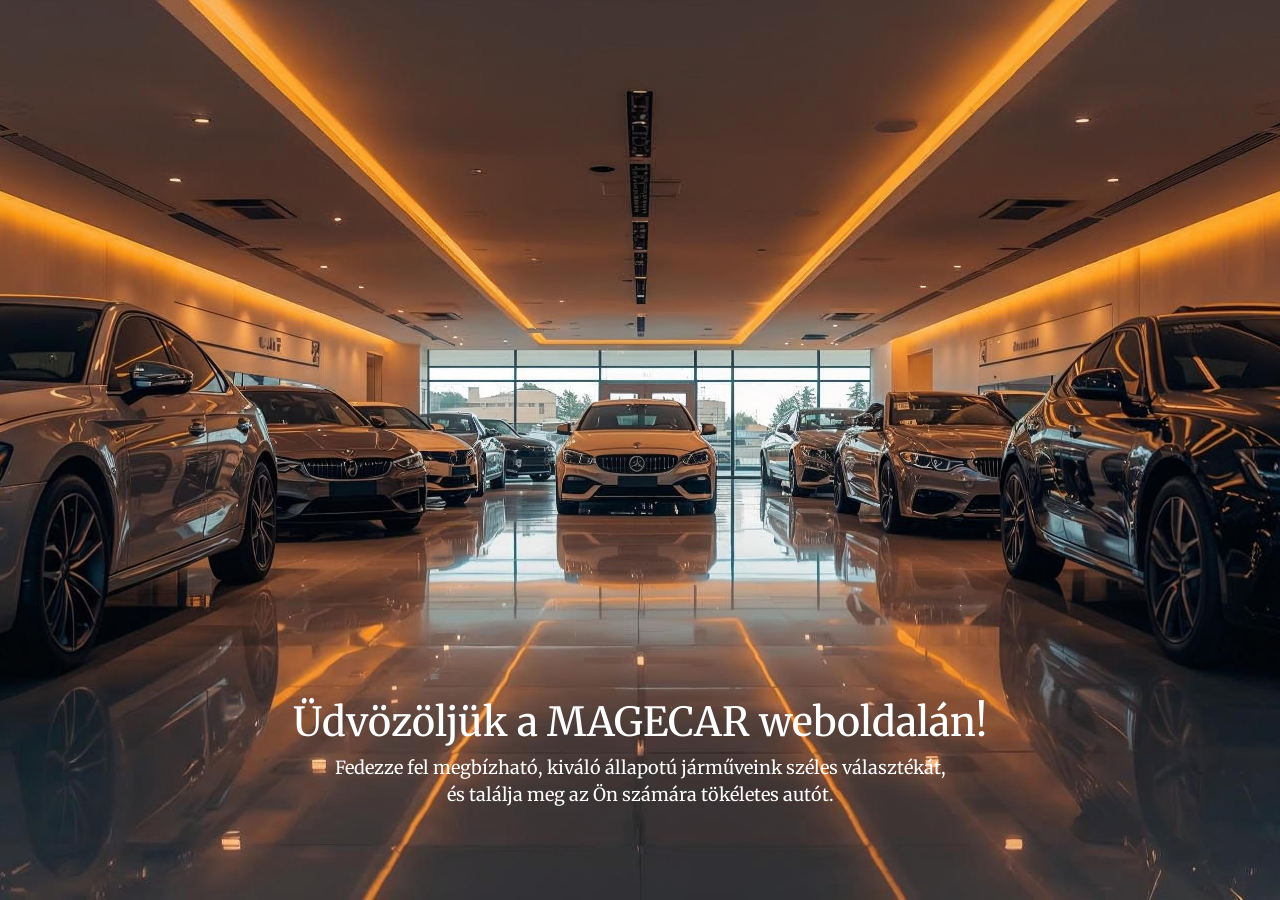
<file: projekt/index.html>
<!DOCTYPE html>
<html lang="en">

<head>
    <meta charset="UTF-8">
    <meta name="viewport" content="width=device-width, initial-scale=1.0">
    <title>MAGECAR</title>
    <link rel="stylesheet" href="css/bootstrap.min.css">
    <link rel="stylesheet" href="css/style.css">
</head>
<body>
    <div class="w-100 szinezett">
        <div class="container pt-5 text-center">
            
                <h1>Üdvözöljük a MAGECAR weboldalán!</h1>
                <p>Fedezze fel megbízható, kiváló állapotú járműveink széles választékát, <br> és találja meg az Ön számára tökéletes autót.</p>
            
        </div>
    </div>
</body>
</html>
</file>
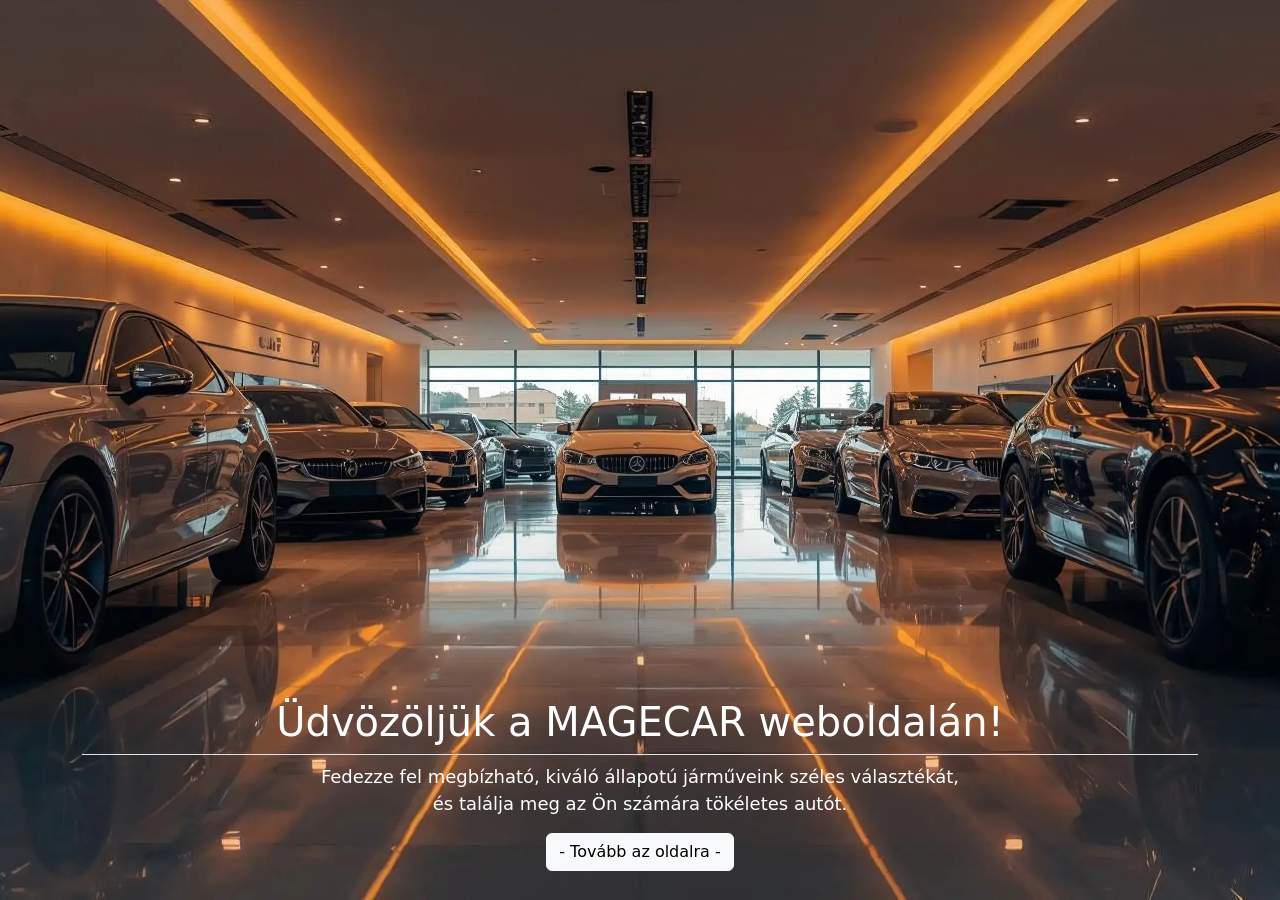
<file: web/index.html>
<!DOCTYPE html>
<html lang="hu">

<head>
    <meta charset="UTF-8">
    <meta name="viewport" content="width=device-width, initial-scale=1.0">
    <title>MAGECAR</title>

    <meta name="description" content="MAGECAR - ahol mindent megtalál!">
    <meta name="robots" content="index, follow">

    <meta property="og:url" content="https://index.html">
    <meta property="og:image" content="https://index.html//kepek/nyyitóoldalkep.webp">
    <meta property="og:title" content="MAGECAR">
    <meta property="og:description" content="MAGECAR - ahol mindent megtalál!">

    <link rel="stylesheet" href="css/bootstrap.min.css">
    <link rel="stylesheet" href="css/style.css">
</head>
<body>
    <div class="w-100 szinezett">
        <div class="container pt-5 text-center">
            
                <h1 class="border-bottom pb-2">Üdvözöljük a MAGECAR weboldalán!</h1>
                <p>Fedezze fel megbízható, kiváló állapotú járműveink széles választékát, <br> és találja meg az Ön számára tökéletes autót.</p>
                <div class="text-center">
                    <a title="Föoldal" href="fooldal.html"><button type="button" class="btn btn-light">- Tovább az oldalra -</button></a>
                </div>            
        </div>
    </div>
</body>
</html>
</file>
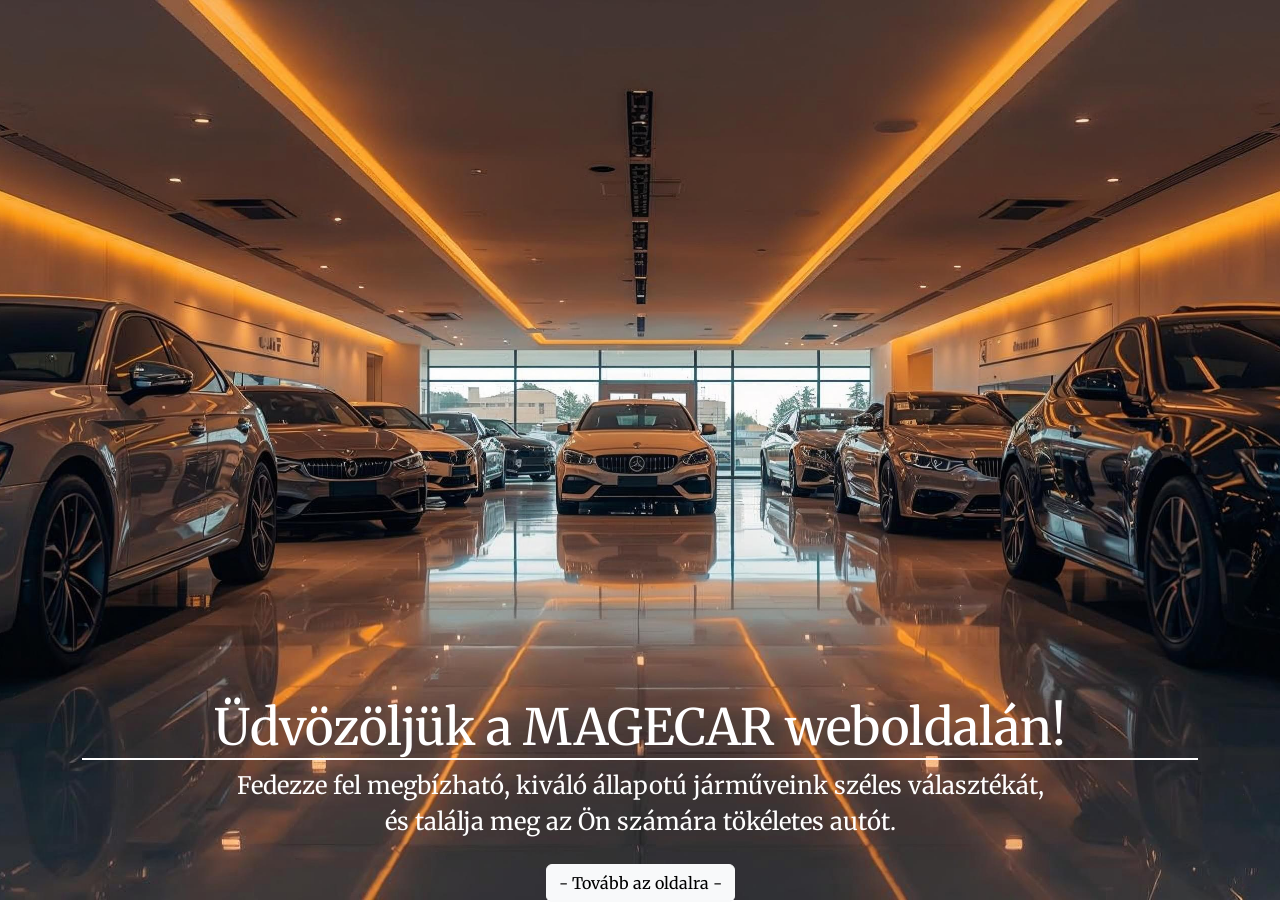
<file: web_projektmunka_masz_racz-8002e4448bf36255e817c4d5a47cbefe18fd05bb/projekt/index.html>
<!DOCTYPE html>
<html lang="en">

<head>
    <meta charset="UTF-8">
    <meta name="viewport" content="width=device-width, initial-scale=1.0">
    <title>MAGECAR</title>
    <link rel="stylesheet" href="css/bootstrap.min.css">
    <link rel="stylesheet" href="css/style.css">
</head>
<body>
    
    <div class="w-100 szinezett">
        <div class="container pt-5 text-center">
            
                <h1 class="">Üdvözöljük a MAGECAR weboldalán!</h1>
                <p class="fs-4">Fedezze fel megbízható, kiváló állapotú járműveink széles választékát, <br> és találja meg az Ön számára tökéletes autót.</p>
            
                <div class="text-center">
                    <a href="fooldal.html"><button type="button" class="btn btn-light mt-2">- Tovább az oldalra -</button></a>
                </div>
        </div>
    </div>
</body>
</html>
</file>
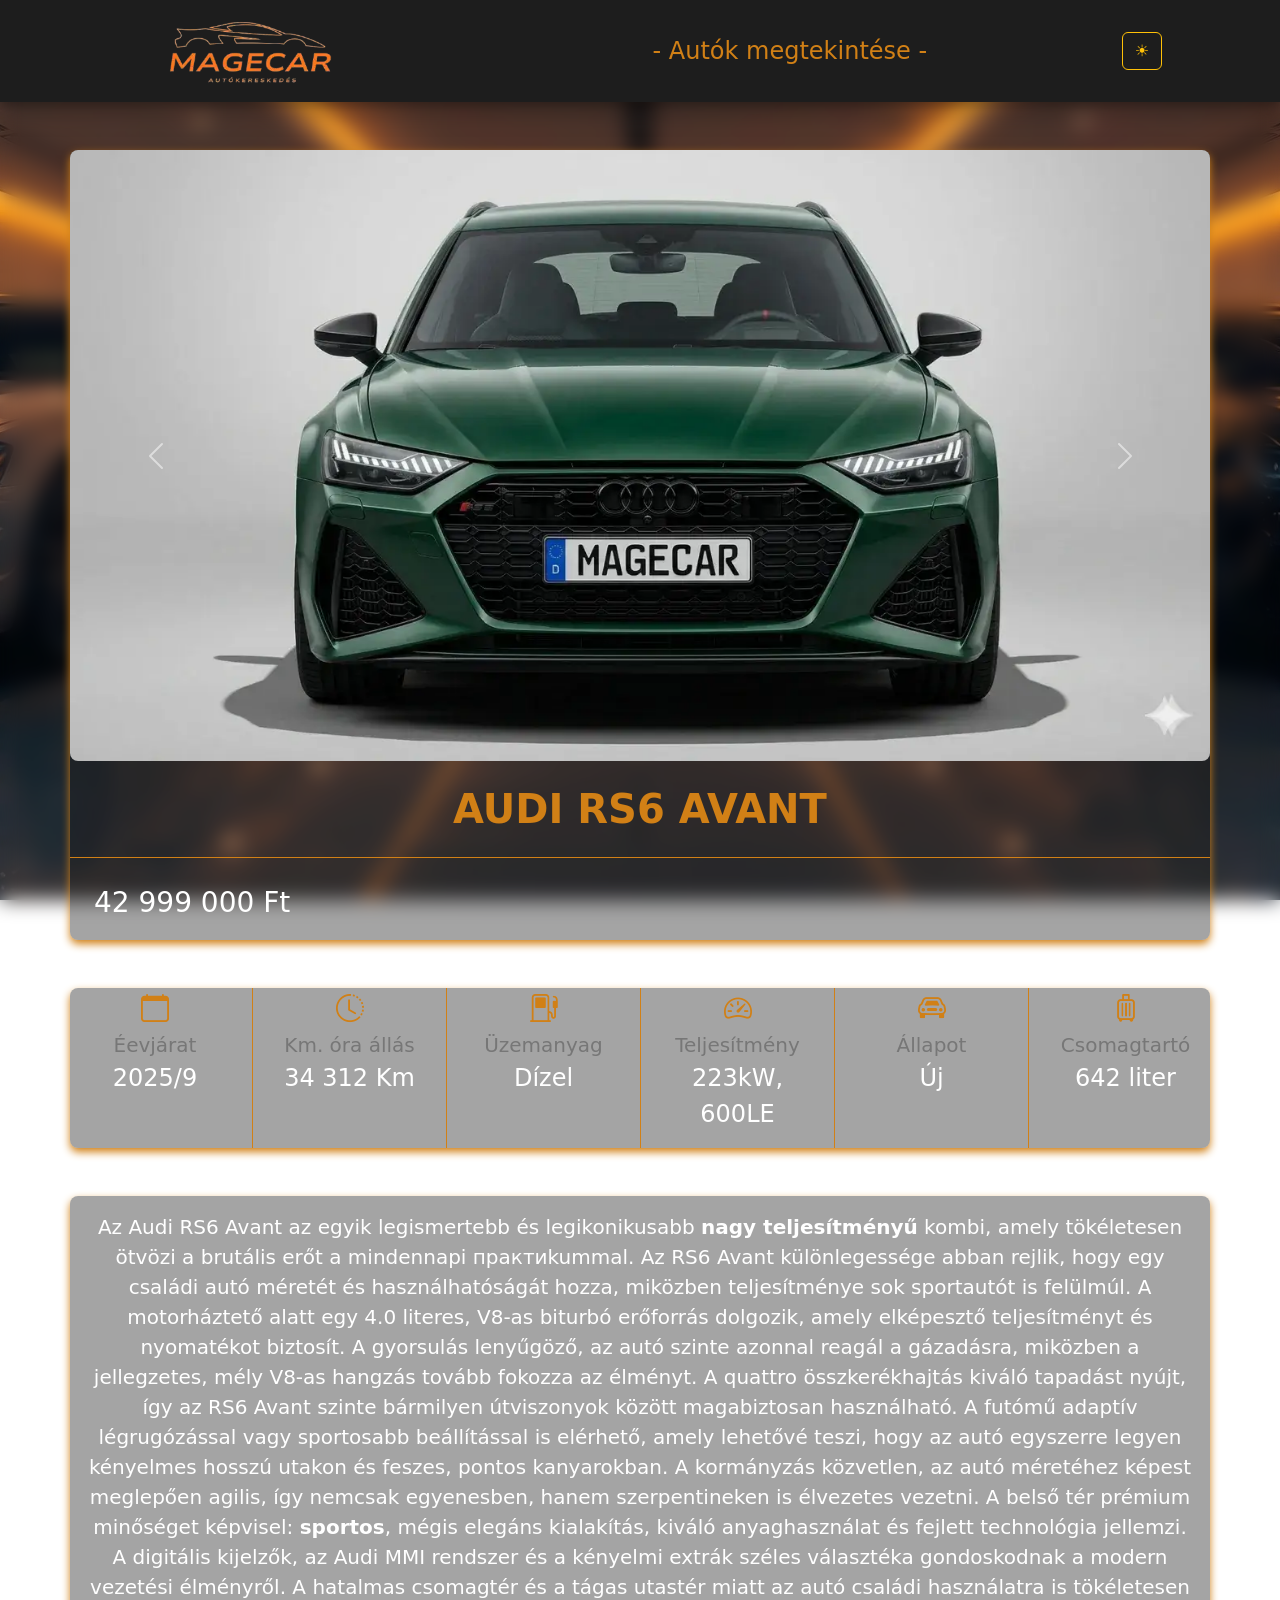
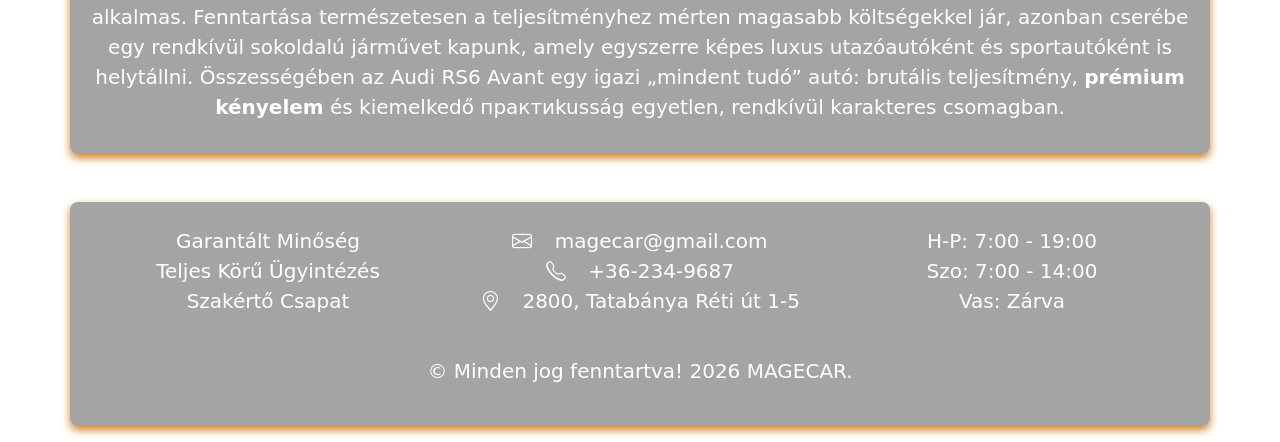
<file: web/audirs6.html>
<!DOCTYPE html>
<html lang="hu">

<head>
    <meta charset="UTF-8">
    <meta name="viewport" content="width=device-width, initial-scale=1.0">
    <title>MAGECAR</title>

    <meta name="description" content="A tökéletes autó a MAGECAR autószalontól - AUDI RS6 AVANT">
    <meta name="robots" content="index, follow">

    <meta property="og:url" content="https://audirs6.html">
    <meta property="og:image" content="https://audirs6.html//kepek/audirs6.webp">
    <meta property="og:title" content="MAGECAR - AUDI RS6 AVANT">
    <meta property="og:description" content="AUDI RS6 AVANT - A tökéletes autó!">


    <link rel="stylesheet" href="https://cdn.jsdelivr.net/npm/bootstrap-icons@1.13.1/font/bootstrap-icons.min.css">
    <link rel="stylesheet" href="css/bootstrap.min.css">
    <link rel="stylesheet" href="css/auto.css">
</head>

<body>
    <header>
        <nav class="navMenu">
            <div class="container p-0">
                <div class="row align-items-center py-2 jav">
                    <div class="col-8 col-lg-4 text-start text-lg-center">
                        <p class="m-0 ms-3 ms-lg-0">
                            <a class="logo fs-2 p-2" href="fooldal.html"><img class="w-50" src="kepek/logo.webp"
                                    alt="logo" title="logo"></a>
                        </p>
                    </div>

                    <div class="col-4 d-lg-none text-center">
                        <button class="temaKicsi btn btn-outline-warning me-3">☀️</button>
                    </div>

                    <div class="col-12 col-lg-8 d-flex align-items-center justify-content-around">
                        <p class="mt-3 mb-3 mt-lg-4 mb-lg-4 autokLink mx-auto text-center">
                            <a class="p-4 fs-4" href="autok.html">- Autók megtekintése -</a>
                        </p>
                        <p class="mt-4 mb-4 me-5 d-none d-lg-block">
                            <button class="tema btn btn-outline-warning">☀️</button>
                        </p>
                    </div>
                </div>
            </div>
        </nav>
    </header>
    <main class="mt-5">
        <section>
            <div class="container p-0">
                <div class="rovidBem rounded-3">
                    <div id="carouselExample" class="carousel slide">
                        <div class="carousel-inner rounded-3">
                            <div class="carousel-item active">
                                <img src="kepek/rs6.webp" class="w-100" alt=" VW golf-5" title=" VW golf-5">
                            </div>
                            <div class="carousel-item">
                                <img src="kepek/rs6Hatul.webp" class="d-block w-100" alt=" VW golf-5"
                                    title=" VW golf-5">
                            </div>
                            <div class="carousel-item">
                                <img src="kepek/rs6Oldal.webp" class="d-block w-100" alt=" VW golf-5"
                                    title=" VW golf-5">
                            </div>
                            <div class="carousel-item">
                                <img src="kepek/rs6Belul.webp" class="d-block w-100" alt=" VW golf-5"
                                    title=" VW golf-5">
                            </div>
                        </div>
                        <button class="carousel-control-prev" type="button" data-bs-target="#carouselExample"
                            data-bs-slide="prev">
                            <span class="carousel-control-prev-icon" aria-hidden="true"></span>
                            <span class="visually-hidden">Previous</span>
                        </button>
                        <button class="carousel-control-next" type="button" data-bs-target="#carouselExample"
                            data-bs-slide="next">
                            <span class="carousel-control-next-icon" aria-hidden="true"></span>
                            <span class="visually-hidden">Next</span>
                        </button>
                    </div>
                    <h1 class="text-center py-4"><strong>AUDI RS6 AVANT</strong></h1>
                    <p class="fs-3 ps-4 py-3">42 999 000 Ft</p>
                </div>
            </div>
        </section>
        <section class="mt-5">
            <div class="container p-0">
                <div class="rovidBem rounded-3">
                    <div class="row jav text-center">
                        <div class="col-lg-2 elso">
                            <i class="bi bi-calendar fs-3"></i><br>
                            <p class="m-0 fs-5 kiscim">Éevjárat</p>
                            <p class="fs-4">2025/9</p>
                        </div>
                        <div class="col-lg-2 bal">
                            <i class="bi bi-clock-history fs-3"></i><br>
                            <p class="m-0 fs-5 kiscim">Km. óra állás</p>
                            <p class="fs-4">34 312 Km</p>
                        </div>
                        <div class="col-lg-2 bal">
                            <i class="bi bi-fuel-pump fs-3"></i><br>
                            <p class="m-0 fs-5 kiscim">Üzemanyag</p>
                            <p class="fs-4">Dízel</p>
                        </div>
                        <div class="col-lg-2 bal">
                            <i class="bi bi-speedometer2 fs-3"></i><br>
                            <p class="m-0 fs-5 kiscim">Teljesítmény</p>
                            <p class="fs-4">223kW, 600LE</p>
                        </div>
                        <div class="col-lg-2 bal">
                            <i class="bi bi-car-front fs-3"></i><br>
                            <p class="m-0 fs-5 kiscim">Állapot</p>
                            <p class="fs-4">Új</p>
                        </div>
                        <div class="col-lg-2 bal utolso">
                            <i class="bi bi-suitcase fs-3"></i><br>
                            <p class="m-0 fs-5 kiscim">Csomagtartó</p>
                            <p class="fs-4">642 liter</p>
                        </div>
                    </div>
                </div>
            </div>
        </section>
        <section class="mt-5">
            <div class="container p-0">
                <div class="rovidBem rounded-3">
                    <div class="row text-center p-3 fs-5 jav">
                        <p>Az Audi RS6 Avant az egyik legismertebb és legikonikusabb <strong>nagy teljesítményű</strong>
                            kombi, amely tökéletesen ötvözi a brutális erőt a mindennapi практиkummal. Az RS6 Avant
                            különlegessége abban rejlik, hogy egy családi autó méretét és használhatóságát hozza,
                            miközben
                            teljesítménye sok sportautót is felülmúl.
                            A motorháztető alatt egy 4.0 literes, V8-as biturbó erőforrás dolgozik, amely elképesztő
                            teljesítményt és nyomatékot biztosít. A gyorsulás lenyűgöző, az autó szinte azonnal reagál a
                            gázadásra, miközben a jellegzetes, mély V8-as hangzás tovább fokozza az élményt. A quattro
                            összkerékhajtás kiváló tapadást nyújt, így az RS6 Avant szinte bármilyen útviszonyok között
                            magabiztosan használható.
                            A futómű adaptív légrugózással vagy sportosabb beállítással is elérhető, amely lehetővé
                            teszi,
                            hogy az autó egyszerre legyen kényelmes hosszú utakon és feszes, pontos kanyarokban. A
                            kormányzás közvetlen, az autó méretéhez képest meglepően agilis, így nemcsak egyenesben,
                            hanem
                            szerpentineken is élvezetes vezetni.
                            A belső tér prémium minőséget képvisel: <strong>sportos</strong>, mégis elegáns kialakítás,
                            kiváló anyaghasználat és fejlett technológia jellemzi. A digitális kijelzők, az Audi MMI
                            rendszer és a kényelmi extrák széles választéka gondoskodnak a modern vezetési élményről. A
                            hatalmas csomagtér és a tágas utastér miatt az autó családi használatra is tökéletesen
                            alkalmas.
                            Fenntartása természetesen a teljesítményhez mérten magasabb költségekkel jár, azonban
                            cserébe
                            egy rendkívül sokoldalú járművet kapunk, amely egyszerre képes luxus utazóautóként és
                            sportautóként is helytállni.
                            Összességében az Audi RS6 Avant egy igazi „mindent tudó” autó: brutális teljesítmény,
                            <strong>prémium kényelem</strong> és kiemelkedő практиkusság egyetlen, rendkívül karakteres
                            csomagban.
                        </p>
                    </div>
                </div>
            </div>
        </section>
    </main>
    <footer class="mt-5 mb-3">
        <div class="container p-0">
            <div class="rovidBem rounded-3 fs-5 p-4">
                <div class="row text-center pb-4">
                    <div class="col-lg-4">
                        <ul class="p-0">
                            <li>Garantált Minőség</li>
                            <li>Teljes Körű Ügyintézés</li>
                            <li>Szakértő Csapat</li>
                        </ul>
                    </div>
                    <div class="col-lg-4">
                        <ul class="p-0">
                            <li><a href="#"><i class="bi bi-envelope pe-3"></i> magecar@gmail.com</a></li>
                            <li><a href="#"><i class="bi bi-telephone pe-3"></i> +36-234-9687</a></li>
                            <li><a href="#"><i class="bi bi-geo-alt pe-3"></i> 2800, Tatabánya Réti út 1-5</a></li>
                        </ul>
                    </div>
                    <div class="col-lg-4">
                        <ul class="p-0">
                            <li>H-P: 7:00 - 19:00</li>
                            <li>Szo: 7:00 - 14:00</li>
                            <li>Vas: Zárva</li>
                        </ul>
                    </div>
                </div>
                <p class="text-center">&copy; Minden jog fenntartva! 2026 MAGECAR.</p>
            </div>
        </div>
    </footer>
    <script src="js/bootstrap.bundle.min.js"></script>
    <script src="js/auto.js"></script>
</body>

</html>
</file>
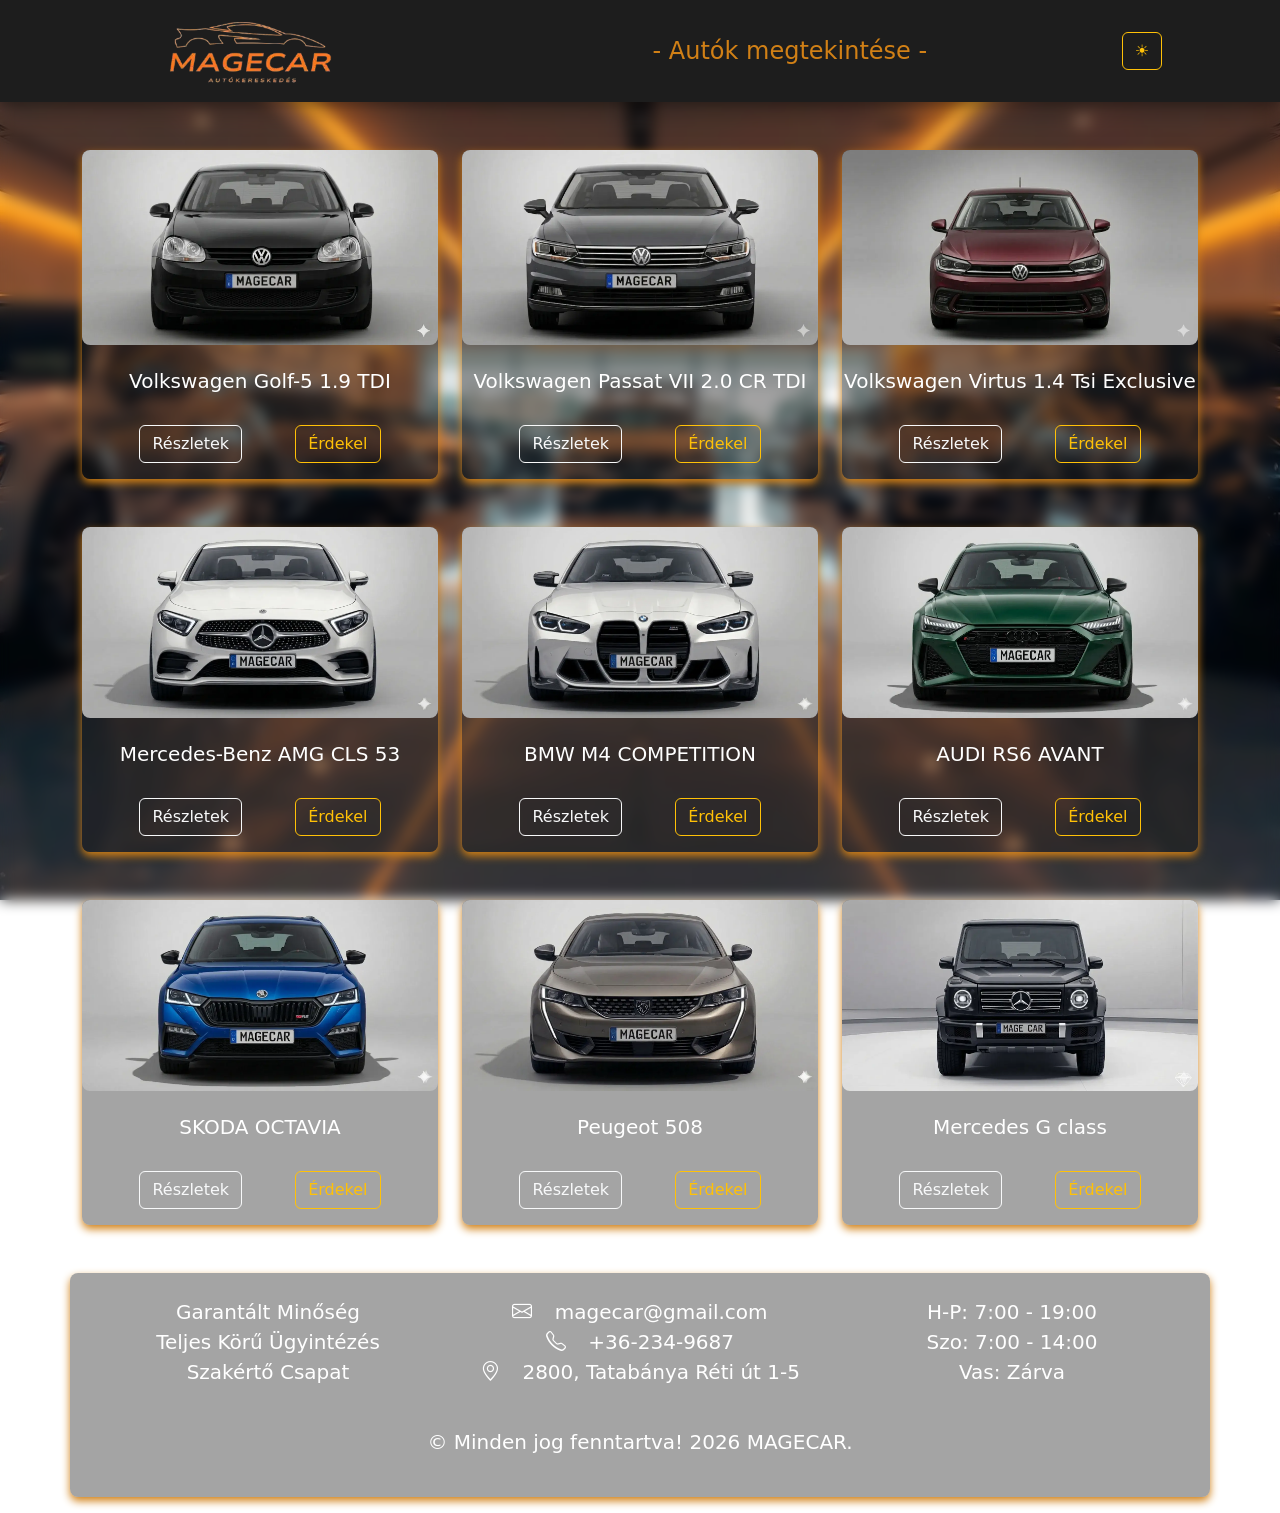
<file: web/autok.html>
<!DOCTYPE html>
<html lang="hu">

<head>
    <meta charset="UTF-8">
    <meta name="viewport" content="width=device-width, initial-scale=1.0">
    <title>MAGECAR</title>

    <meta name="description" content="MAGECAR - A legkobb autóink!">
    <meta name="robots" content="index, follow">

    <meta property="og:url" content="https://autok.html">
    <meta property="og:image" content="https://autok.html//kepek/golf-5.webp">
    <meta property="og:title" content="MAGECAR - A legkobb autóink!">
    <meta property="og:description" content="MAGECAR - A legkobb autóink!">

    <link rel="stylesheet" href="https://cdn.jsdelivr.net/npm/bootstrap-icons@1.13.1/font/bootstrap-icons.min.css">
    <link rel="stylesheet" href="css/bootstrap.min.css">
    <link rel="stylesheet" href="css/autok.css">
</head>

<body>
    <header>
        <nav class="navMenu">
            <div class="container p-0">
                <div class="row align-items-center py-2 jav">
                    <div class="col-8 col-lg-4 text-start text-lg-center">
                        <p class="m-0 ms-3 ms-lg-0">
                            <a class="logo fs-2 p-2" href="fooldal.html"><img class="w-50" src="kepek/logo.webp" alt="logo" title="logo"></img></a>
                        </p>
                    </div>

                    <div class="col-4 d-lg-none text-center">
                        <button class="temaKicsi btn btn-outline-warning me-3">☀️</button>
                    </div>

                    <div class="col-12 col-lg-8 d-flex align-items-center justify-content-around">
                        <p class="mt-3 mb-3 mt-lg-4 mb-lg-4 autokLink mx-auto text-center">
                            <a class="p-4 fs-4" href="autok.html">- Autók megtekintése -</a>
                        </p>
                        <p class="mt-4 mb-4 me-5 d-none d-lg-block">
                            <button class="tema btn btn-outline-warning">☀️</button>
                        </p>
                    </div>
                </div>
            </div>
        </nav>
    </header>
    <main>
        <section class="mt-5">
            <div class="container">
                <div class="row text-center">
                    <div class="col-lg-4 mb-5">
                        <div class="rovidBem rounded-3">
                            <img class="w-100 rounded-3 m-0" src="kepek/golf-5.webp" alt="VW Golf-5" title="VW Golf-5">
                            <div class="pb-3">
                                <h5 class="py-4">Volkswagen Golf-5 1.9 TDI</h5>
                                <a href="golf5.html"><button type="button" class="btn btn-outline-light me-5">Részletek</button></a>
                                <a href="fooldal.html#foglalas"><button type="button" class="btn btn-outline-warning" onclick="mentes('Volkswagen Golf-5 1.9 TDI')">Érdekel</button></a>
                            </div>
                        </div>
                    </div>
                    <div class="col-lg-4 mb-5">
                        <div class="rovidBem rounded-3">
                            <img class="w-100 rounded-3 m-0" src="kepek/passat.webp" alt="VW Passat" title="VW Passat">
                            <div class="pb-3">
                                <h5 class="py-4">Volkswagen Passat VII 2.0 CR TDI</h5>
                                <a href="passat.html"><button type="button" class="btn btn-outline-light me-5">Részletek</button></a>
                                <a href="fooldal.html#foglalas"><button type="button" class="btn btn-outline-warning" onclick="mentes('Volkswagen Passat VII 2.0 CR TDI')">Érdekel</button></a>
                            </div>
                        </div>
                    </div>
                    <div class="col-lg-4 mb-5">
                        <div class="rovidBem rounded-3">
                            <img class="w-100 rounded-3 m-0" src="kepek/virtus.webp" alt="VW Virtus" title="VW Virtus">
                            <div class="pb-3">
                                <h5 class="py-4">Volkswagen Virtus 1.4 Tsi Exclusive</h5>
                                <a href="virtus.html"><button type="button" class="btn btn-outline-light me-5">Részletek</button></a>
                                <a href="fooldal.html#foglalas"><button type="button" class="btn btn-outline-warning" onclick="mentes('Volkswagen Virtus 1.4 Tsi Exclusive')">Érdekel</button></a>
                            </div>
                        </div>
                    </div>
                </div>
                <div class="row text-center">
                    <div class="col-lg-4 mb-5">
                        <div class="rovidBem rounded-3">
                            <img class="w-100 rounded-3 m-0" src="kepek/cls.webp" alt="Mercedes cls" title="Mercedes cls">
                            <div class="pb-3">
                                <h5 class="py-4">Mercedes-Benz AMG CLS 53</h5>
                                <a href="cls.html"><button type="button" class="btn btn-outline-light me-5">Részletek</button></a>
                                <a href="fooldal.html#foglalas"><button type="button" class="btn btn-outline-warning" onclick="mentes('Mercedes-Benz AMG CLS 53')">Érdekel</button></a>
                            </div>
                        </div>
                    </div>
                    <div class="col-lg-4 mb-5">
                        <div class="rovidBem rounded-3">
                            <img class="w-100 rounded-3 m-0" src="kepek/bmwm4.webp" alt="BMW M4" title="BMW M4">
                            <div class="pb-3">
                                <h5 class="py-4">BMW M4 COMPETITION</h5>
                                <a href="bmwm4.html"><button type="button" class="btn btn-outline-light me-5">Részletek</button></a>
                                <a href="fooldal.html#foglalas"><button type="button" class="btn btn-outline-warning" onclick="mentes('BMW M4 COMPETITION')">Érdekel</button></a>
                            </div>
                        </div>
                    </div>
                    <div class="col-lg-4 mb-5">
                        <div class="rovidBem rounded-3">
                            <img class="w-100 rounded-3 m-0" src="kepek/rs6.webp" alt="AUDI RS6" title="AUDI RS6">
                            <div class="pb-3">
                                <h5 class="py-4">AUDI RS6 AVANT</h5>
                                <a href="audirs6.html"><button type="button" class="btn btn-outline-light me-5">Részletek</button></a>
                                <a href="fooldal.html#foglalas"><button type="button" class="btn btn-outline-warning" onclick="mentes('AUDI RS6 AVANT')">Érdekel</button></a>
                            </div>
                        </div>
                    </div>
                </div>
                <div class="row text-center">
                    <div class="col-lg-4 mb-5">
                        <div class="rovidBem rounded-3">
                            <img class="w-100 rounded-3 m-0" src="kepek/skoda.webp" alt="SKODA OCTAVIA" title="SKODA OCTAVIA">
                            <div class="pb-3">
                                <h5 class="py-4">SKODA OCTAVIA</h5>
                                <a href="skoda.html"><button type="button" class="btn btn-outline-light me-5">Részletek</button></a>
                                <a href="fooldal.html#foglalas"><button type="button" class="btn btn-outline-warning" onclick="mentes('SKODA OCTAVIA')">Érdekel</button></a>
                            </div>
                        </div>
                    </div>
                    <div class="col-lg-4 mb-5">
                        <div class="rovidBem rounded-3">
                            <img class="w-100 rounded-3 m-0" src="kepek/peugeot.webp" alt="Peugeot 508" title="Peugeot 508">
                            <div class="pb-3">
                                <h5 class="py-4">Peugeot 508</h5>
                                <a href="peugeot.html"><button type="button" class="btn btn-outline-light me-5">Részletek</button></a>
                                <a href="fooldal.html#foglalas"><button type="button" class="btn btn-outline-warning" onclick="mentes('Peugeot 508')">Érdekel</button></a>
                            </div>
                        </div>
                    </div>
                    <div class="col-lg-4 mb-5">
                        <div class="rovidBem rounded-3">
                            <img class="w-100 rounded-3 m-0" src="kepek/Gmerci.webp" alt="Mercedes G class" title="Mercedes G class">
                            <div class="pb-3">
                                <h5 class="py-4">Mercedes G class</h5>
                                <a href="gmerci.html"><button type="button" class="btn btn-outline-light me-5">Részletek</button></a>
                                <a href="fooldal.html#foglalas"><button type="button" class="btn btn-outline-warning" onclick="mentes('Mercedes G class')">Érdekel</button></a>
                            </div>
                        </div>
                    </div>
                </div>
            </div>
        </section>
    </main>
    <footer class="mb-3">
        <div class="container p-0">
            <div class="rovidBem rounded-3 fs-5 p-4">
                <div class="row text-center pb-4">
                    <div class="col-lg-4">
                        <ul class="p-0">
                            <li>Garantált Minőség</li>
                            <li>Teljes Körű Ügyintézés</li>
                            <li>Szakértő Csapat</li>
                        </ul>
                    </div>
                    <div class="col-lg-4">
                        <ul class="p-0">
                            <li><a href="#"><i class="bi bi-envelope pe-3"></i> magecar@gmail.com</a></li>
                            <li><a href="#"><i class="bi bi-telephone pe-3"></i> +36-234-9687</a></li>
                            <li><a href="#"><i class="bi bi-geo-alt pe-3"></i> 2800, Tatabánya Réti út 1-5</a></li>
                        </ul>
                    </div>
                    <div class="col-lg-4">
                        <ul class="p-0">
                            <li>H-P: 7:00 - 19:00</li>
                            <li>Szo: 7:00 - 14:00</li>
                            <li>Vas: Zárva</li>
                        </ul>
                    </div>
                </div>
                <p class="text-center">&copy; Minden jog fenntartva! 2026 MAGECAR.</p>
            </div>
        </div>
    </footer>
    <script src="js/autok.js"></script>
</body>

</html>
</file>
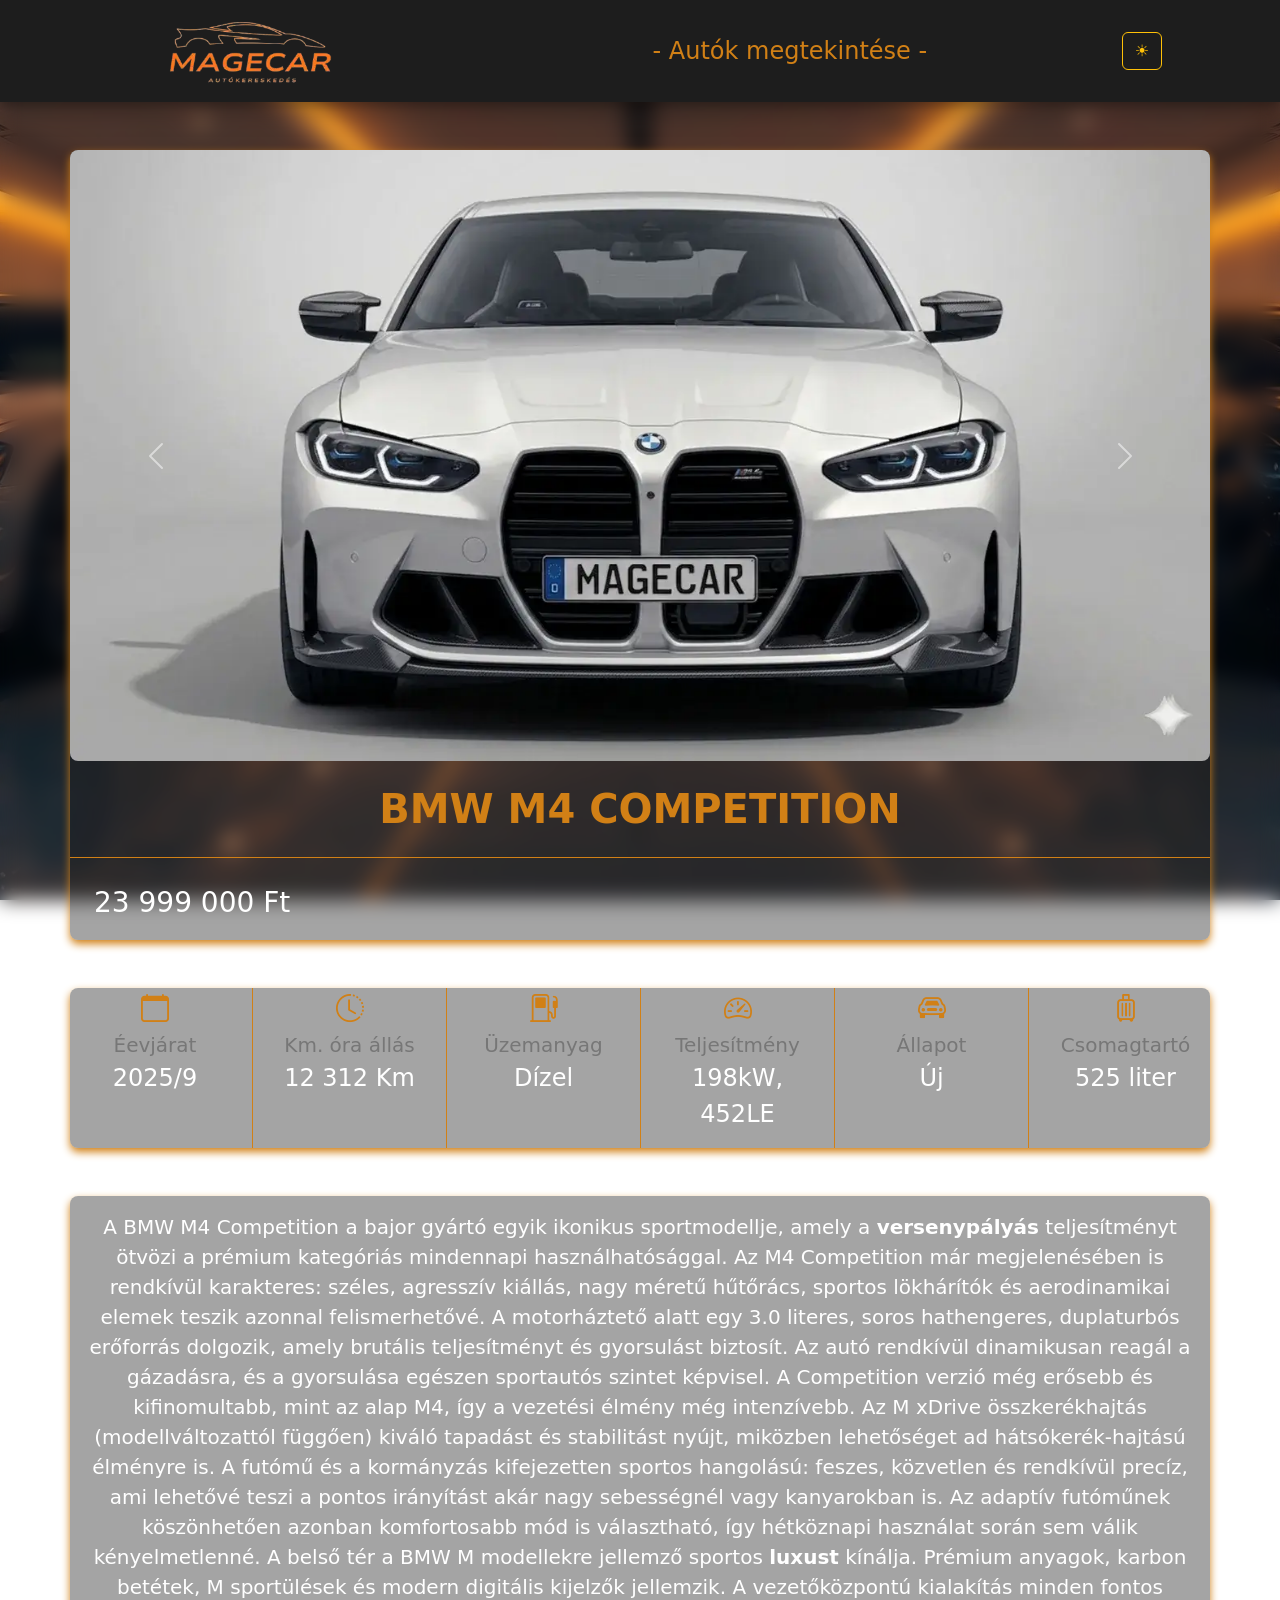
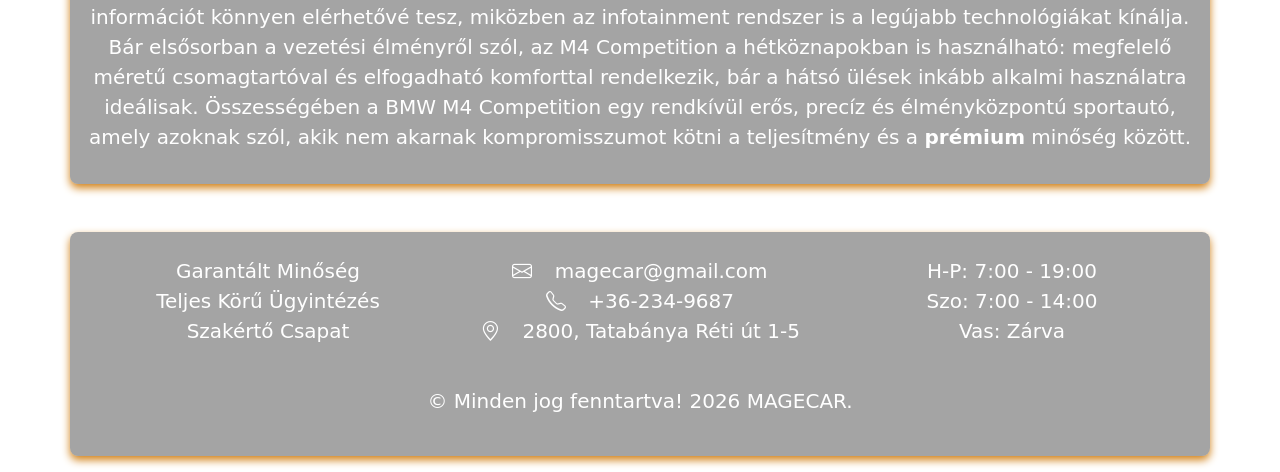
<file: web/bmwm4.html>
<!DOCTYPE html>
<html lang="hu">

<head>
    <meta charset="UTF-8">
    <meta name="viewport" content="width=device-width, initial-scale=1.0">
    <title>MAGECAR</title>

    <meta name="description" content="MAGECAR - BMW M4 COMPETITION">
    <meta name="robots" content="index, follow">

    <meta property="og:url" content="https://bmwm4.html">
    <meta property="og:image" content="https://bmwm4.html//kepek/bmwm4.webp">
    <meta property="og:title" content="MAGECAR - BMW M4 COMPETITION">
    <meta property="og:description" content="MAGECAR - BMW M4 COMPETITION">


    <link rel="stylesheet" href="https://cdn.jsdelivr.net/npm/bootstrap-icons@1.13.1/font/bootstrap-icons.min.css">
    <link rel="stylesheet" href="css/bootstrap.min.css">
    <link rel="stylesheet" href="css/auto.css">
</head>

<body>
    <header>
        <nav class="navMenu">
            <div class="container p-0">
                <div class="row align-items-center py-2 jav">
                    <div class="col-8 col-lg-4 text-start text-lg-center">
                        <p class="m-0 ms-3 ms-lg-0">
                            <a class="logo fs-2 p-2" href="fooldal.html"><img class="w-50" src="kepek/logo.webp"
                                    alt="logo" title="logo"></a>
                        </p>
                    </div>

                    <div class="col-4 d-lg-none text-center">
                        <button class="temaKicsi btn btn-outline-warning me-3">☀️</button>
                    </div>

                    <div class="col-12 col-lg-8 d-flex align-items-center justify-content-around">
                        <p class="mt-3 mb-3 mt-lg-4 mb-lg-4 autokLink mx-auto text-center">
                            <a class="p-4 fs-4" href="autok.html">- Autók megtekintése -</a>
                        </p>
                        <p class="mt-4 mb-4 me-5 d-none d-lg-block">
                            <button class="tema btn btn-outline-warning">☀️</button>
                        </p>
                    </div>
                </div>
            </div>
        </nav>
    </header>
    <main class="mt-5">
        <section>
            <div class="container p-0">
                <div class="rovidBem rounded-3">
                    <div id="carouselExample" class="carousel slide">
                        <div class="carousel-inner rounded-3">
                            <div class="carousel-item active">
                                <img src="kepek/bmwm4.webp" class="w-100" alt=" VW golf-5" title=" VW golf-5">
                            </div>
                            <div class="carousel-item">
                                <img src="kepek/bmwm4Hatul.webp" class="d-block w-100" alt=" VW golf-5"
                                    title=" VW golf-5">
                            </div>
                            <div class="carousel-item">
                                <img src="kepek/bmwm4Oldal.webp" class="d-block w-100" alt=" VW golf-5"
                                    title=" VW golf-5">
                            </div>
                            <div class="carousel-item">
                                <img src="kepek/bmwm4Belul.webp" class="d-block w-100" alt=" VW golf-5"
                                    title=" VW golf-5">
                            </div>
                        </div>
                        <button class="carousel-control-prev" type="button" data-bs-target="#carouselExample"
                            data-bs-slide="prev">
                            <span class="carousel-control-prev-icon" aria-hidden="true"></span>
                            <span class="visually-hidden">Previous</span>
                        </button>
                        <button class="carousel-control-next" type="button" data-bs-target="#carouselExample"
                            data-bs-slide="next">
                            <span class="carousel-control-next-icon" aria-hidden="true"></span>
                            <span class="visually-hidden">Next</span>
                        </button>
                    </div>
                    <h1 class="text-center py-4"><strong>BMW M4 COMPETITION</strong></h1>
                    <p class="fs-3 ps-4 py-3">23 999 000 Ft</p>
                </div>
            </div>
        </section>
        <section class="mt-5">
            <div class="container p-0">
                <div class="rovidBem rounded-3">
                    <div class="row jav text-center">
                        <div class="col-lg-2 elso">
                            <i class="bi bi-calendar fs-3"></i><br>
                            <p class="m-0 fs-5 kiscim">Éevjárat</p>
                            <p class="fs-4">2025/9</p>
                        </div>
                        <div class="col-lg-2 bal">
                            <i class="bi bi-clock-history fs-3"></i><br>
                            <p class="m-0 fs-5 kiscim">Km. óra állás</p>
                            <p class="fs-4">12 312 Km</p>
                        </div>
                        <div class="col-lg-2 bal">
                            <i class="bi bi-fuel-pump fs-3"></i><br>
                            <p class="m-0 fs-5 kiscim">Üzemanyag</p>
                            <p class="fs-4">Dízel</p>
                        </div>
                        <div class="col-lg-2 bal">
                            <i class="bi bi-speedometer2 fs-3"></i><br>
                            <p class="m-0 fs-5 kiscim">Teljesítmény</p>
                            <p class="fs-4">198kW, 452LE</p>
                        </div>
                        <div class="col-lg-2 bal">
                            <i class="bi bi-car-front fs-3"></i><br>
                            <p class="m-0 fs-5 kiscim">Állapot</p>
                            <p class="fs-4">Új</p>
                        </div>
                        <div class="col-lg-2 bal utolso">
                            <i class="bi bi-suitcase fs-3"></i><br>
                            <p class="m-0 fs-5 kiscim">Csomagtartó</p>
                            <p class="fs-4">525 liter</p>
                        </div>
                    </div>
                </div>
            </div>
        </section>
        <section class="mt-5">
            <div class="container p-0">
                <div class="rovidBem rounded-3">
                    <div class="row text-center p-3 fs-5 jav">
                        <p>A BMW M4 Competition a bajor gyártó egyik ikonikus sportmodellje, amely a <strong>versenypályás</strong>
                            teljesítményt ötvözi a prémium kategóriás mindennapi használhatósággal. Az M4 Competition
                            már
                            megjelenésében is rendkívül karakteres: széles, agresszív kiállás, nagy méretű hűtőrács,
                            sportos
                            lökhárítók és aerodinamikai elemek teszik azonnal felismerhetővé.

                            A motorháztető alatt egy 3.0 literes, soros hathengeres, duplaturbós erőforrás dolgozik,
                            amely
                            brutális teljesítményt és gyorsulást biztosít. Az autó rendkívül dinamikusan reagál a
                            gázadásra,
                            és a gyorsulása egészen sportautós szintet képvisel. A Competition verzió még erősebb és
                            kifinomultabb, mint az alap M4, így a vezetési élmény még intenzívebb. Az M xDrive
                            összkerékhajtás (modellváltozattól függően) kiváló tapadást és stabilitást nyújt, miközben
                            lehetőséget ad hátsókerék-hajtású élményre is.

                            A futómű és a kormányzás kifejezetten sportos hangolású: feszes, közvetlen és rendkívül
                            precíz,
                            ami lehetővé teszi a pontos irányítást akár nagy sebességnél vagy kanyarokban is. Az adaptív
                            futóműnek köszönhetően azonban komfortosabb mód is választható, így hétköznapi használat
                            során
                            sem válik kényelmetlenné.

                            A belső tér a BMW M modellekre jellemző sportos <strong>luxust</strong> kínálja. Prémium anyagok, karbon
                            betétek,
                            M sportülések és modern digitális kijelzők jellemzik. A vezetőközpontú kialakítás minden
                            fontos
                            információt könnyen elérhetővé tesz, miközben az infotainment rendszer is a legújabb
                            technológiákat kínálja.

                            Bár elsősorban a vezetési élményről szól, az M4 Competition a hétköznapokban is használható:
                            megfelelő méretű csomagtartóval és elfogadható komforttal rendelkezik, bár a hátsó ülések
                            inkább
                            alkalmi használatra ideálisak.

                            Összességében a BMW M4 Competition egy rendkívül erős, precíz és élményközpontú sportautó,
                            amely
                            azoknak szól, akik nem akarnak kompromisszumot kötni a teljesítmény és a <strong>prémium</strong> minőség
                            között.
                        </p>
                    </div>
                </div>
            </div>
        </section>
    </main>
    <footer class="mt-5 mb-3">
        <div class="container p-0">
            <div class="rovidBem rounded-3 fs-5 p-4">
                <div class="row text-center pb-4">
                    <div class="col-lg-4">
                        <ul class="p-0">
                            <li>Garantált Minőség</li>
                            <li>Teljes Körű Ügyintézés</li>
                            <li>Szakértő Csapat</li>
                        </ul>
                    </div>
                    <div class="col-lg-4">
                        <ul class="p-0">
                            <li><a href="#"><i class="bi bi-envelope pe-3"></i> magecar@gmail.com</a></li>
                            <li><a href="#"><i class="bi bi-telephone pe-3"></i> +36-234-9687</a></li>
                            <li><a href="#"><i class="bi bi-geo-alt pe-3"></i> 2800, Tatabánya Réti út 1-5</a></li>
                        </ul>
                    </div>
                    <div class="col-lg-4">
                        <ul class="p-0">
                            <li>H-P: 7:00 - 19:00</li>
                            <li>Szo: 7:00 - 14:00</li>
                            <li>Vas: Zárva</li>
                        </ul>
                    </div>
                </div>
                <p class="text-center">&copy; Minden jog fenntartva! 2026 MAGECAR.</p>
            </div>
        </div>
    </footer>
    <script src="js/bootstrap.bundle.min.js"></script>
    <script src="js/auto.js"></script>
</body>

</html>
</file>
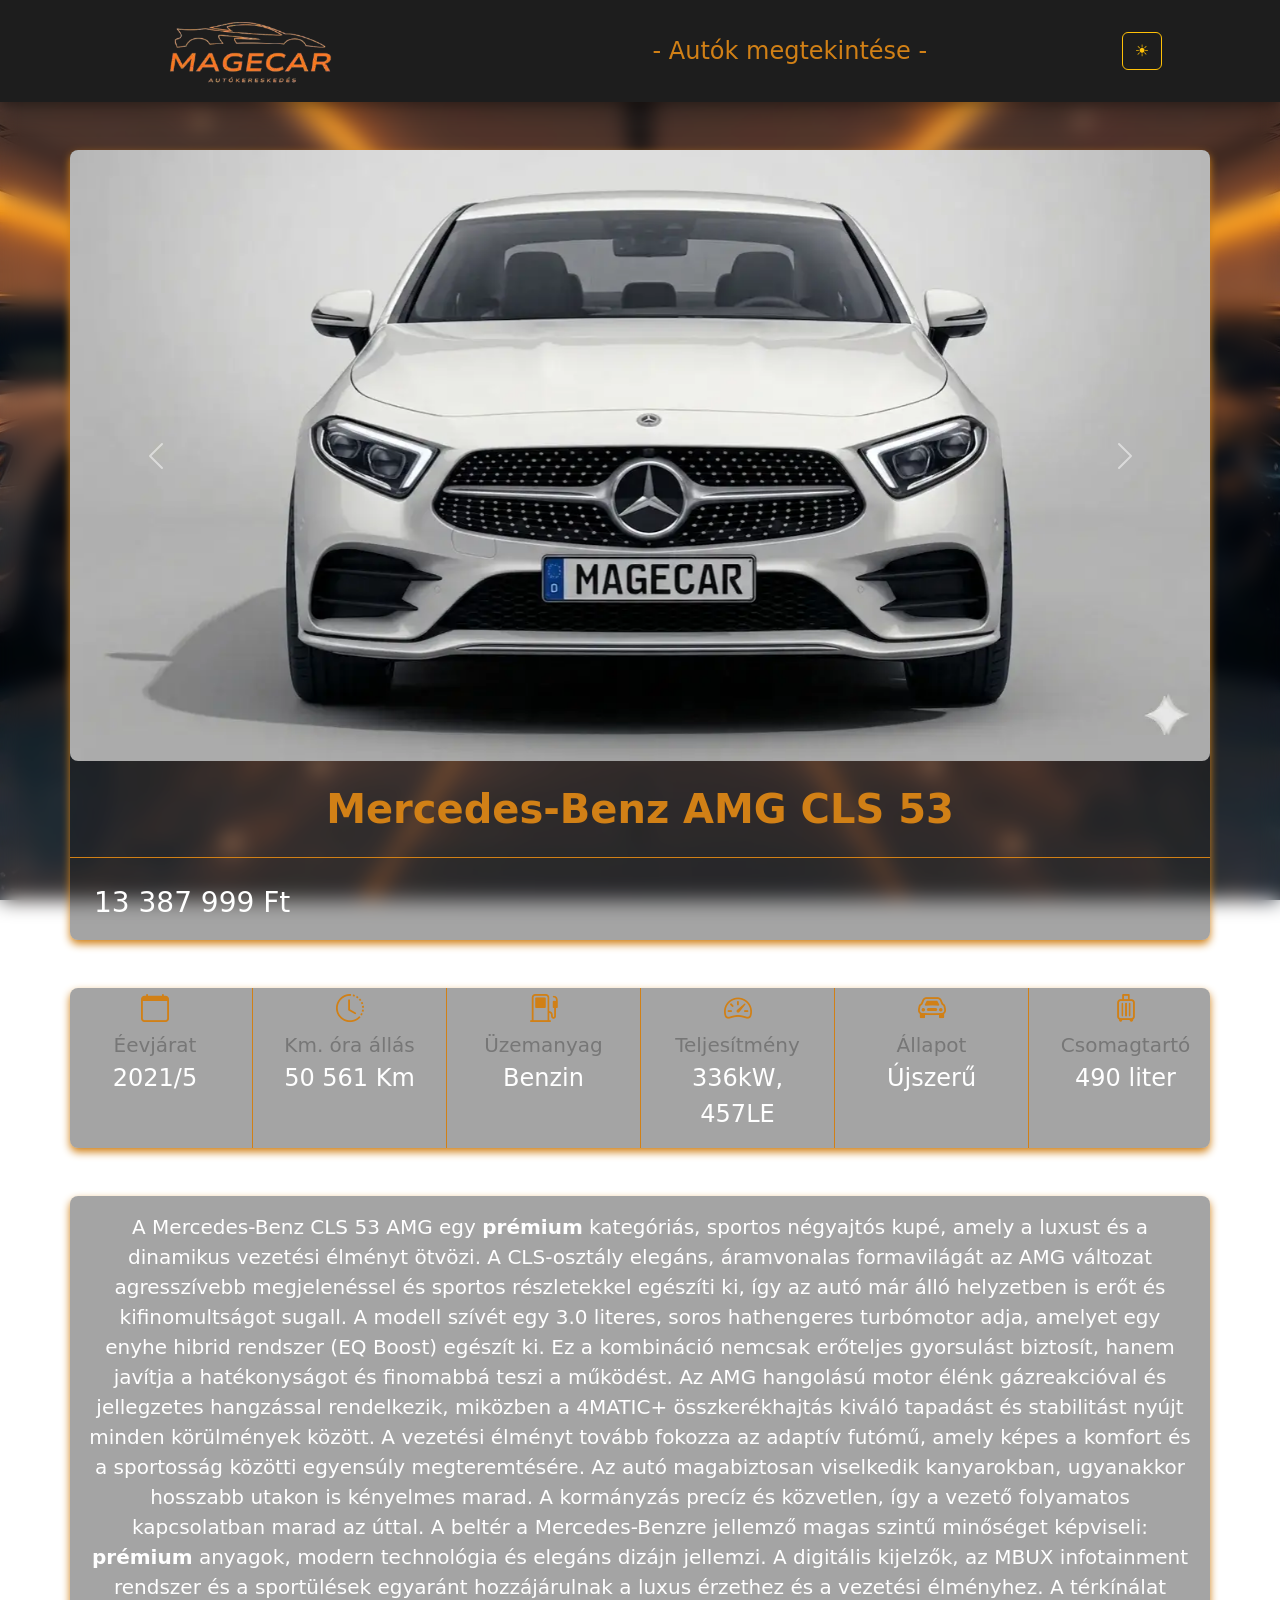
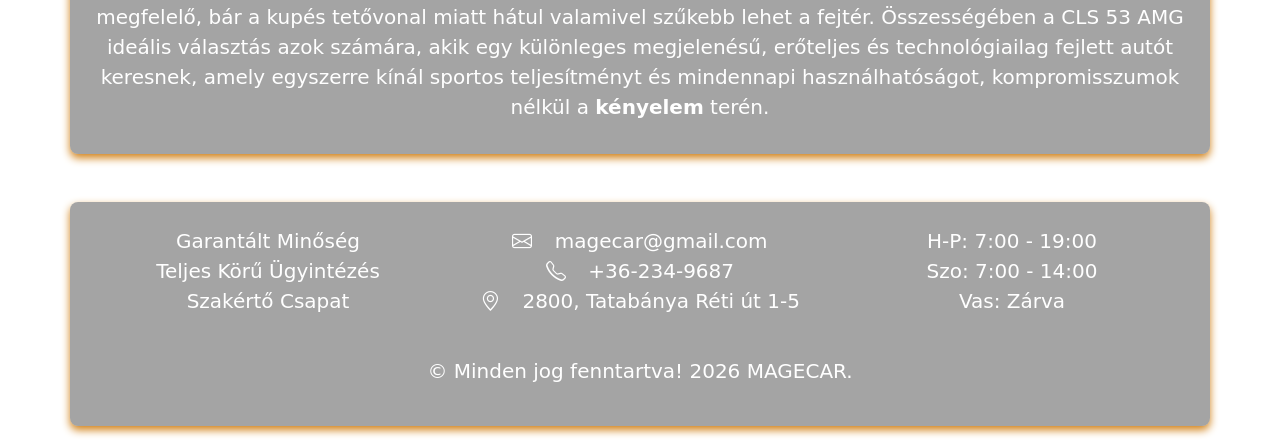
<file: web/cls.html>
<!DOCTYPE html>
<html lang="hu">

<head>
    <meta charset="UTF-8">
    <meta name="viewport" content="width=device-width, initial-scale=1.0">
    <title>MAGECAR</title>

    <meta name="description" content="MAGECAR - Mercedes-Benz AMG CLS 53">
    <meta name="robots" content="index, follow">

    <meta property="og:url" content="https://cls.html">
    <meta property="og:image" content="https://cls.html//kepek/cls.webp">
    <meta property="og:title" content="MAGECAR - Mercedes-Benz AMG CLS 53">
    <meta property="og:description" content="MAGECAR - Mercedes-Benz AMG CLS 53">


    <link rel="stylesheet" href="https://cdn.jsdelivr.net/npm/bootstrap-icons@1.13.1/font/bootstrap-icons.min.css">
    <link rel="stylesheet" href="css/bootstrap.min.css">
    <link rel="stylesheet" href="css/auto.css">
</head>

<body>
    <header>
        <nav class="navMenu">
            <div class="container p-0">
                <div class="row align-items-center py-2 jav">
                    <div class="col-8 col-lg-4 text-start text-lg-center">
                        <p class="m-0 ms-3 ms-lg-0">
                            <a class="logo fs-2 p-2" href="fooldal.html"><img class="w-50" src="kepek/logo.webp"
                                    alt="logo" title="logo"></a>
                        </p>
                    </div>

                    <div class="col-4 d-lg-none text-center">
                        <button class="temaKicsi btn btn-outline-warning me-3">☀️</button>
                    </div>

                    <div class="col-12 col-lg-8 d-flex align-items-center justify-content-around">
                        <p class="mt-3 mb-3 mt-lg-4 mb-lg-4 autokLink mx-auto text-center">
                            <a class="p-4 fs-4" href="autok.html">- Autók megtekintése -</a>
                        </p>
                        <p class="mt-4 mb-4 me-5 d-none d-lg-block">
                            <button class="tema btn btn-outline-warning">☀️</button>
                        </p>
                    </div>
                </div>
            </div>
        </nav>
    </header>
    <main class="mt-5">
        <section>
            <div class="container p-0">
                <div class="rovidBem rounded-3">
                    <div id="carouselExample" class="carousel slide">
                        <div class="carousel-inner rounded-3">
                            <div class="carousel-item active">
                                <img src="kepek/cls.webp" class="w-100" alt="Mercedes cls" title="Mercedes cls">
                            </div>
                            <div class="carousel-item">
                                <img src="kepek/clsHatul.webp" class="d-block w-100" alt="Mercedes cls"
                                    title="Mercedes cls">
                            </div>
                            <div class="carousel-item">
                                <img src="kepek/clsOldal.webp" class="d-block w-100" alt="Mercedes cls"
                                    title="Mercedes cls">
                            </div>
                            <div class="carousel-item">
                                <img src="kepek/clsBelul.webp" class="d-block w-100" alt="Mercedes cls"
                                    title="Mercedes cls">
                            </div>
                        </div>
                        <button class="carousel-control-prev" type="button" data-bs-target="#carouselExample"
                            data-bs-slide="prev">
                            <span class="carousel-control-prev-icon" aria-hidden="true"></span>
                            <span class="visually-hidden">Previous</span>
                        </button>
                        <button class="carousel-control-next" type="button" data-bs-target="#carouselExample"
                            data-bs-slide="next">
                            <span class="carousel-control-next-icon" aria-hidden="true"></span>
                            <span class="visually-hidden">Next</span>
                        </button>
                    </div>
                    <h1 class="text-center py-4"><strong>Mercedes-Benz AMG CLS 53</strong></h1>
                    <p class="fs-3 ps-4 py-3">13 387 999 Ft</p>
                </div>
            </div>
        </section>
        <section class="mt-5">
            <div class="container p-0">
                <div class="rovidBem rounded-3">
                    <div class="row jav text-center">
                        <div class="col-lg-2 elso">
                            <i class="bi bi-calendar fs-3"></i><br>
                            <p class="m-0 fs-5 kiscim">Éevjárat</p>
                            <p class="fs-4">2021/5</p>
                        </div>
                        <div class="col-lg-2 bal">
                            <i class="bi bi-clock-history fs-3"></i><br>
                            <p class="m-0 fs-5 kiscim">Km. óra állás</p>
                            <p class="fs-4">50 561 Km</p>
                        </div>
                        <div class="col-lg-2 bal">
                            <i class="bi bi-fuel-pump fs-3"></i><br>
                            <p class="m-0 fs-5 kiscim">Üzemanyag</p>
                            <p class="fs-4">Benzin</p>
                        </div>
                        <div class="col-lg-2 bal">
                            <i class="bi bi-speedometer2 fs-3"></i><br>
                            <p class="m-0 fs-5 kiscim">Teljesítmény</p>
                            <p class="fs-4">336kW, 457LE</p>
                        </div>
                        <div class="col-lg-2 bal">
                            <i class="bi bi-car-front fs-3"></i><br>
                            <p class="m-0 fs-5 kiscim">Állapot</p>
                            <p class="fs-4">Újszerű</p>
                        </div>
                        <div class="col-lg-2 bal utolso">
                            <i class="bi bi-suitcase fs-3"></i><br>
                            <p class="m-0 fs-5 kiscim">Csomagtartó</p>
                            <p class="fs-4">490 liter</p>
                        </div>
                    </div>
                </div>
            </div>
        </section>
        <section class="mt-5">
            <div class="container p-0">
                <div class="rovidBem rounded-3">
                    <div class="row text-center p-3 fs-5 jav">
                        <p>A Mercedes-Benz CLS 53 AMG egy <strong>prémium</strong> kategóriás, sportos négyajtós kupé, amely a luxust és
                            a
                            dinamikus vezetési élményt ötvözi. A CLS-osztály elegáns, áramvonalas formavilágát az AMG
                            változat agresszívebb megjelenéssel és sportos részletekkel egészíti ki, így az autó már
                            álló
                            helyzetben is erőt és kifinomultságot sugall.

                            A modell szívét egy 3.0 literes, soros hathengeres turbómotor adja, amelyet egy enyhe hibrid
                            rendszer (EQ Boost) egészít ki. Ez a kombináció nemcsak erőteljes gyorsulást biztosít, hanem
                            javítja a hatékonyságot és finomabbá teszi a működést. Az AMG hangolású motor élénk
                            gázreakcióval és jellegzetes hangzással rendelkezik, miközben a 4MATIC+ összkerékhajtás
                            kiváló
                            tapadást és stabilitást nyújt minden körülmények között.

                            A vezetési élményt tovább fokozza az adaptív futómű, amely képes a komfort és a sportosság
                            közötti egyensúly megteremtésére. Az autó magabiztosan viselkedik kanyarokban, ugyanakkor
                            hosszabb utakon is kényelmes marad. A kormányzás precíz és közvetlen, így a vezető
                            folyamatos
                            kapcsolatban marad az úttal.

                            A beltér a Mercedes-Benzre jellemző magas szintű minőséget képviseli: <strong>prémium</strong> anyagok,
                            modern
                            technológia és elegáns dizájn jellemzi. A digitális kijelzők, az MBUX infotainment rendszer
                            és a
                            sportülések egyaránt hozzájárulnak a luxus érzethez és a vezetési élményhez. A térkínálat
                            megfelelő, bár a kupés tetővonal miatt hátul valamivel szűkebb lehet a fejtér.

                            Összességében a CLS 53 AMG ideális választás azok számára, akik egy különleges megjelenésű,
                            erőteljes és technológiailag fejlett autót keresnek, amely egyszerre kínál sportos
                            teljesítményt
                            és mindennapi használhatóságot, kompromisszumok nélkül a <strong>kényelem</strong> terén.
                        </p>
                    </div>
                </div>
            </div>
        </section>
    </main>
    <footer class="mt-5 mb-3">
        <div class="container p-0">
            <div class="rovidBem rounded-3 fs-5 p-4">
                <div class="row text-center pb-4">
                    <div class="col-lg-4">
                        <ul class="p-0">
                            <li>Garantált Minőség</li>
                            <li>Teljes Körű Ügyintézés</li>
                            <li>Szakértő Csapat</li>
                        </ul>
                    </div>
                    <div class="col-lg-4">
                        <ul class="p-0">
                            <li><a href="#"><i class="bi bi-envelope pe-3"></i> magecar@gmail.com</a></li>
                            <li><a href="#"><i class="bi bi-telephone pe-3"></i> +36-234-9687</a></li>
                            <li><a href="#"><i class="bi bi-geo-alt pe-3"></i> 2800, Tatabánya Réti út 1-5</a></li>
                        </ul>
                    </div>
                    <div class="col-lg-4">
                        <ul class="p-0">
                            <li>H-P: 7:00 - 19:00</li>
                            <li>Szo: 7:00 - 14:00</li>
                            <li>Vas: Zárva</li>
                        </ul>
                    </div>
                </div>
                <p class="text-center">&copy; Minden jog fenntartva! 2026 MAGECAR.</p>
            </div>
        </div>
    </footer>
    <script src="js/bootstrap.bundle.min.js"></script>
    <script src="js/auto.js"></script>
</body>

</html>
</file>
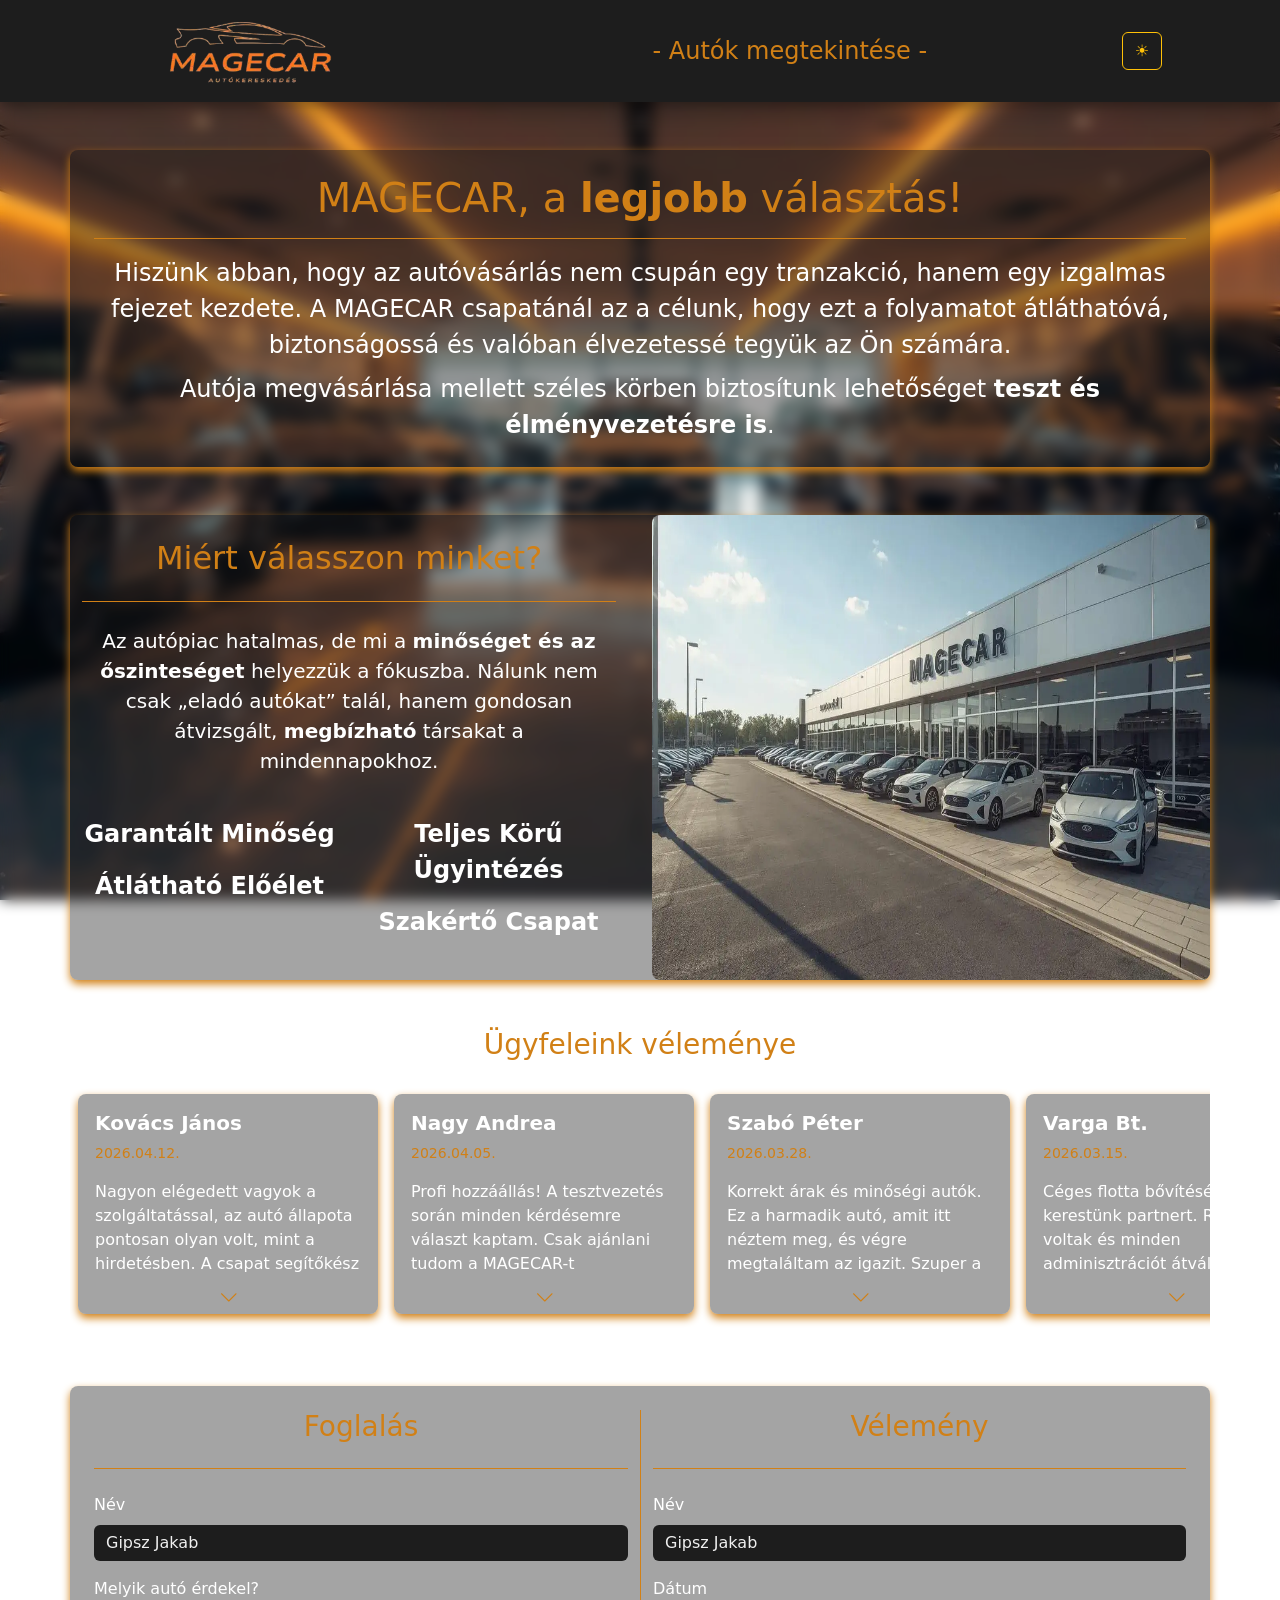
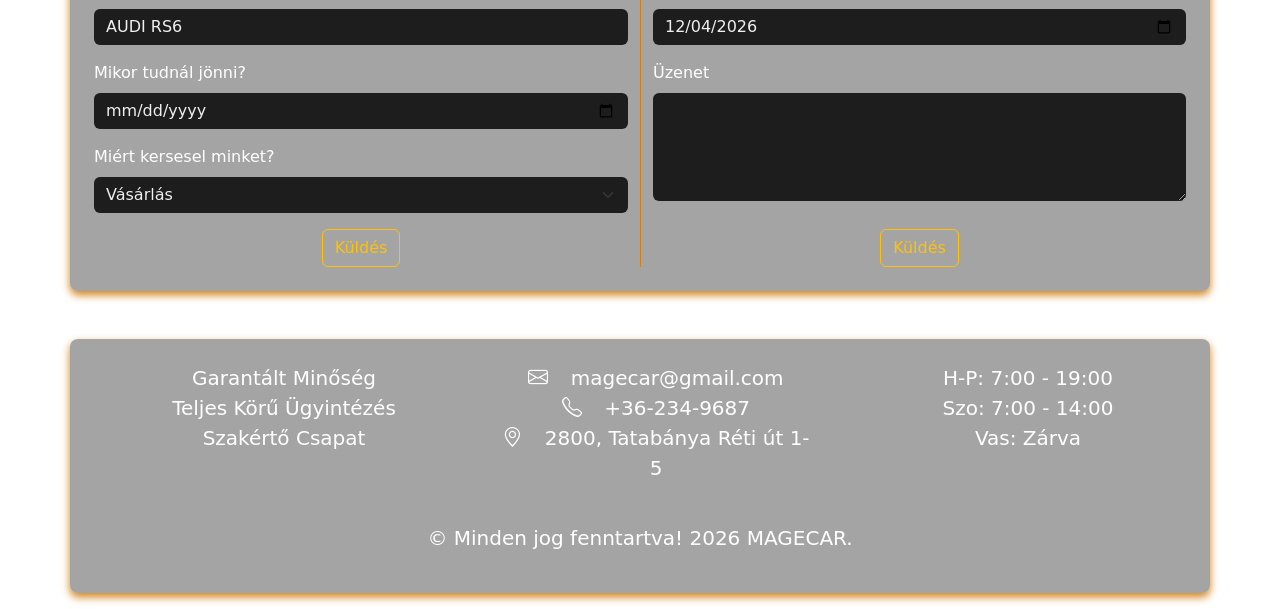
<file: web/fooldal.html>
<!DOCTYPE html>
<html lang="hu">

<head>
    <meta charset="UTF-8">
    <meta name="viewport" content="width=device-width, initial-scale=1.0">
    <title>MAGECAR</title>

    <meta name="description" content="MAGECAR - ahol mindent megtalál!">
    <meta name="robots" content="index, follow">

    <meta property="og:url" content="https://fooldal.html">
    <meta property="og:image" content="https://fooldal.html//kepek/autoszalonMAGECAR.webp">
    <meta property="og:title" content="MAGECAR">
    <meta property="og:description" content="MAGECAR - ahol mindent megtalál!">

    <link rel="stylesheet" href="https://cdn.jsdelivr.net/npm/bootstrap-icons@1.13.1/font/bootstrap-icons.min.css">
    <link rel="stylesheet" href="css/bootstrap.min.css">
    <link rel="stylesheet" href="css/fooldal.css">
</head>

<body>
    <header>
        <nav class="navMenu">
            <div class="container p-0">
                <div class="row align-items-center py-2">
                    <div class="col-8 col-lg-4 text-start text-lg-center">
                        <p class="m-0 ms-3 ms-lg-0">
                            <a title="Főoldal" class="logo fs-2 p-2" href="fooldal.html"><img class="w-50" src="kepek/logo.webp"
                                    alt="logo" title="logo"></a>
                        </p>
                    </div>

                    <div class="col-4 d-lg-none text-center">
                        <button class="temaKicsi btn btn-outline-warning me-3">☀️</button>
                    </div>

                    <div class="col-12 col-lg-8 d-flex align-items-center justify-content-around">
                        <p class="mt-3 mb-3 mt-lg-4 mb-lg-4 autokLink mx-auto text-center">
                            <a title="Autóink" class="p-4 fs-4" href="autok.html">- Autók megtekintése -</a>
                        </p>
                        <p class="mt-4 mb-4 me-5 d-none d-lg-block">
                            <button class="tema btn btn-outline-warning">☀️</button>
                        </p>
                    </div>
                </div>
            </div>
        </nav>
    </header>
    <main>
        <section class="my-5">
            <div class="container p-0">
                <div class="p-4 text-center mt-5 rovidBem rounded-3">
                    <h1 class="mb-2 pb-3">MAGECAR, a <strong>legjobb</strong> választás!</h1>
                    <p class="fs-4 m-0 pt-2">Hiszünk abban, hogy az autóvásárlás nem csupán egy tranzakció, hanem egy
                        izgalmas fejezet kezdete. A MAGECAR csapatánál az a célunk, hogy ezt a folyamatot átláthatóvá,
                        biztonságossá és valóban élvezetessé tegyük az Ön számára.</p>
                    <p class="fs-4 m-0 pt-2">Autója megvásárlása mellett széles körben biztosítunk lehetőséget <strong>teszt
                        és élményvezetésre is</strong>.</p>
                </div>
            </div>
        </section>
        <section>
            <div class="container p-0">
                <div class="rovidBem mt-5 rounded-3">
                    <div class="row jav">
                        <div class="col-lg-6 p-4 text-center">
                            <h2 class="pb-4">Miért válasszon minket?</h2>
                            <p class="fs-5 py-3">Az autópiac hatalmas, de mi a <strong>minőséget és az
                                    őszinteséget</strong> helyezzük a fókuszba. Nálunk
                                nem csak „eladó autókat” talál, hanem gondosan átvizsgált, <strong>megbízható</strong> társakat a
                                mindennapokhoz.</p>
                            <div class="row fs-4 pt-2">
                                <div class="col-lg-6">
                                    <p><strong>Garantált Minőség</strong></p>
                                    <p><strong>Átlátható Előélet</strong></p>
                                </div>
                                <div class="col-lg-6">
                                    <p><strong>Teljes Körű Ügyintézés</strong></p>
                                    <p><strong>Szakértő Csapat</strong></p>
                                </div>
                            </div>
                        </div>
                        <div class="col-lg-6 javitas">
                            <img class="w-100 h-100 rounded-3" src="kepek/autoszalonMAGECAR.webp" alt="szalon"
                                title="szalon">
                        </div>
                    </div>
                </div>
            </div>
        </section>
        <section class="mt-5">
            <div class="container p-0">
                <h3 class="text-center mb-4 border-bottom-0">Ügyfeleink véleménye</h3>
                <div id="velemeny-sor" class="velemeny-wrapper d-flex flex-nowrap overflow-auto pb-3">
                    <div class="velemeny-kartya rovidBem p-3 m-2 rounded-3 flex-shrink-0">
                        <h5 class="fw-bold">Kovács János</h5>
                        <p class="small">2026.04.12.</p>
                        <div class="velemeny-szoveg-container">
                            <p class="velemeny-szoveg">Nagyon elégedett vagyok a szolgáltatással, az autó állapota
                                pontosan olyan volt, mint a hirdetésben. A csapat segítőkész és gyors volt a
                                papírmunkával is!</p>
                        </div>
                        <div class="text-center nyito-ikon" style="display: none;">
                            <i class="bi bi-chevron-down"></i>
                        </div>
                    </div>
                    <div class="velemeny-kartya rovidBem p-3 m-2 rounded-3 flex-shrink-0">
                        <h5 class="fw-bold">Nagy Andrea</h5>
                        <p class="small">2026.04.05.</p>
                        <div class="velemeny-szoveg-container">
                            <p class="velemeny-szoveg">Profi hozzáállás! A tesztvezetés során minden kérdésemre választ
                                kaptam. Csak ajánlani tudom a MAGECAR-t mindenkinek!</p>
                        </div>
                        <div class="text-center nyito-ikon" style="display: none;">
                            <i class="bi bi-chevron-down"></i>
                        </div>
                    </div>
                    <div class="velemeny-kartya rovidBem p-3 m-2 rounded-3 flex-shrink-0">
                        <h5 class="fw-bold">Szabó Péter</h5>
                        <p class="small">2026.03.28.</p>
                        <div class="velemeny-szoveg-container">
                            <p class="velemeny-szoveg">Korrekt árak és minőségi autók. Ez a harmadik autó, amit itt
                                néztem meg, és végre megtaláltam az igazit. Szuper a csapat!</p>
                        </div>
                        <div class="text-center nyito-ikon" style="display: none;">
                            <i class="bi bi-chevron-down"></i>
                        </div>
                    </div>
                    <div class="velemeny-kartya rovidBem p-3 m-2 rounded-3 flex-shrink-0">
                        <h5 class="fw-bold">Varga Bt.</h5>
                        <p class="small">2026.03.15.</p>
                        <div class="velemeny-szoveg-container">
                            <p class="velemeny-szoveg">Céges flotta bővítéséhez kerestünk partnert. Rugalmasak voltak és
                                minden adminisztrációt átvállaltak. Hosszú távú partnerre leltünk bennük. Nagyon
                                köszönjük a segítséget!</p>
                        </div>
                        <div class="text-center nyito-ikon" style="display: none;">
                            <i class="bi bi-chevron-down"></i>
                        </div>
                    </div>
                    <div class="velemeny-kartya rovidBem p-3 m-2 rounded-3 flex-shrink-0">
                        <h5 class="fw-bold">Kovács Mária</h5>
                        <p class="small">2025.11.19.</p>
                        <div class="velemeny-szoveg-container">
                            <p class="velemeny-szoveg">Most vettem tőlük autót. Nagyon segítőkész, és szakképzett
                                csapat! Legközelebb is tőlük veszek.</p>
                        </div>
                        <div class="text-center nyito-ikon" style="display: none;">
                            <i class="bi bi-chevron-down"></i>
                        </div>
                    </div>
                </div>
            </div>
        </section>
        <section class="mt-5">
            <div class="container p-0">
                <div class="rovidBem rounded-3 p-4">
                    <div class="row">
                        <div class="col-lg-6" id="foglalas">
                            <h3 class="pb-4 text-center">Foglalás</h3>
                            <form class="pt-3">
                                <div class="mb-3">
                                    <label for="exampleFormControlInput1" class="form-label">Név</label>
                                    <input type="text" class="form-control" placeholder="Gipsz Jakab">
                                </div>
                                <div class="mb-3">
                                    <label for="exampleFormControlInput1" class="form-label">Melyik autó
                                        érdekel?</label>
                                    <input type="text" class="form-control autoInput" placeholder="AUDI RS6">
                                </div>
                                <div class="mb-3">
                                    <label for="exampleFormControlInput1" class="form-label">Mikor tudnál jönni?</label>
                                    <input type="date" class="form-control">
                                </div>
                                <div class="mb-3">
                                    <label for="exampleFormControlInput1" class="form-label">Miért kersesel
                                        minket?</label>
                                    <select class="form-select" aria-label="Default select example">
                                        <option value="vasarlas">Vásárlás</option>
                                        <option value="tesztvezetes">Tesztvezetés</option>
                                    </select>
                                </div>
                                <div class="text-center">
                                    <button type="button" class="gombF btn btn-outline-warning">Küldés</button>
                                </div>

                            </form>
                        </div>
                        <div class="col-lg-6 elvalaszto">
                            <h3 class="pb-4 text-center">Vélemény</h3>
                            <form class="pt-3" id="velemenyForm">
                                <div class="mb-3">
                                    <label class="form-label">Név</label>
                                    <input type="text" class="form-control" id="vNev" placeholder="Gipsz Jakab">
                                </div>
                                <div class="mb-3">
                                    <label class="form-label">Dátum</label>
                                    <input type="date" class="form-control" id="vDatum">
                                </div>
                                <div class="mb-4">
                                    <label class="form-label">Üzenet</label>
                                    <textarea class="form-control" id="vUzenet" rows="4"></textarea>
                                </div>
                                <div class="text-center pt-1">
                                    <button type="button" class="gombV btn btn-outline-warning">Küldés</button>
                                </div>
                            </form>
                        </div>
                    </div>
                </div>
            </div>
        </section>
    </main>
    <footer class="mt-5 mb-3">
        <div class="container p-0">
            <div class="rovidBem rounded-3 fs-5 p-4">
                <div class="row text-center pb-4">
                    <div class="col-lg-4">
                        <ul>
                            <li>Garantált Minőség</li>
                            <li>Teljes Körű Ügyintézés</li>
                            <li>Szakértő Csapat</li>
                        </ul>
                    </div>
                    <div class="col-lg-4">
                        <ul>
                            <li><a href="#"><i class="bi bi-envelope pe-3"></i> magecar@gmail.com</a></li>
                            <li><a href="#"><i class="bi bi-telephone pe-3"></i> +36-234-9687</a></li>
                            <li><a href="#"><i class="bi bi-geo-alt pe-3"></i> 2800, Tatabánya Réti út 1-5</a></li>
                        </ul>
                    </div>
                    <div class="col-lg-4">
                        <ul>
                            <li>H-P: 7:00 - 19:00</li>
                            <li>Szo: 7:00 - 14:00</li>
                            <li>Vas: Zárva</li>
                        </ul>
                    </div>
                </div>
                <p class="text-center">&copy; Minden jog fenntartva! 2026 MAGECAR.</p>
            </div>
        </div>
    </footer>
    <script src="js/bootstrap.bundle.min.js"></script>
    <script src="js/jquery-4.0.0.min.js"></script>
    <script src="js/script.js"></script>
</body>

</html>
</file>
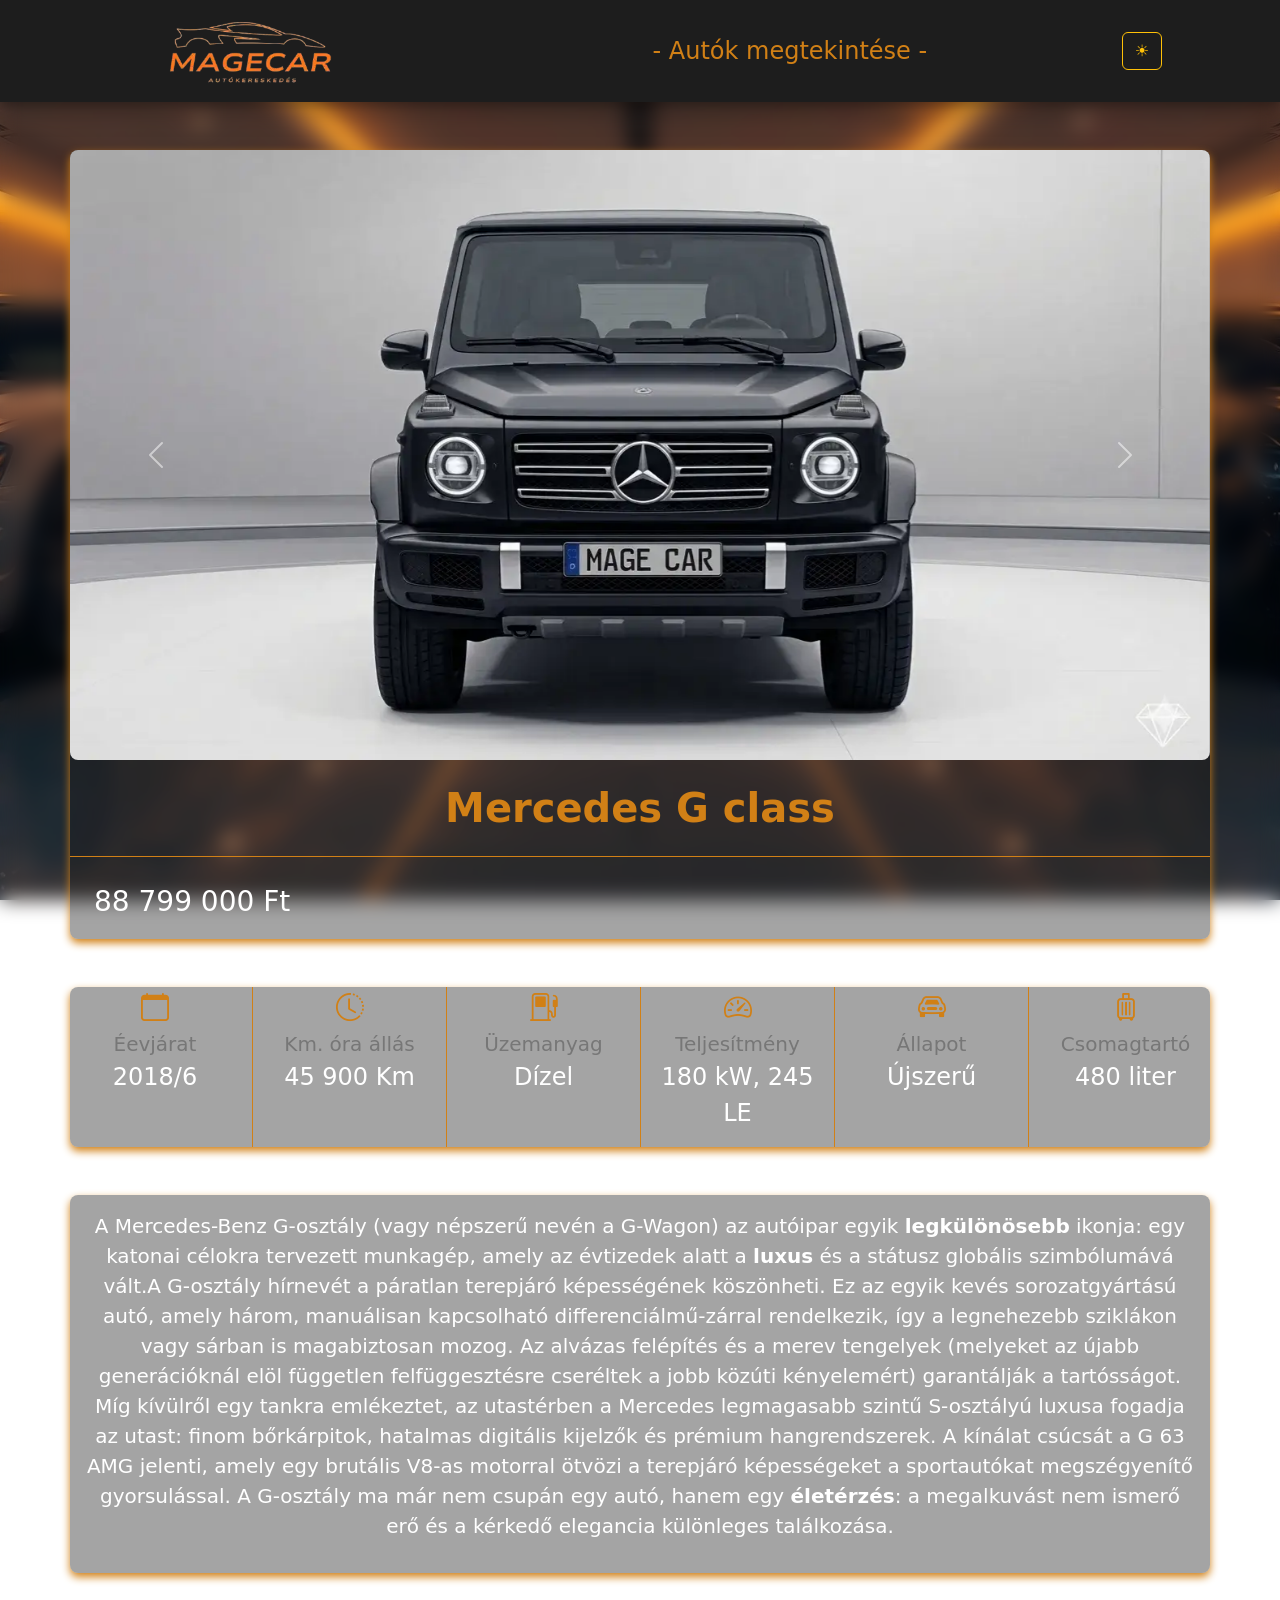
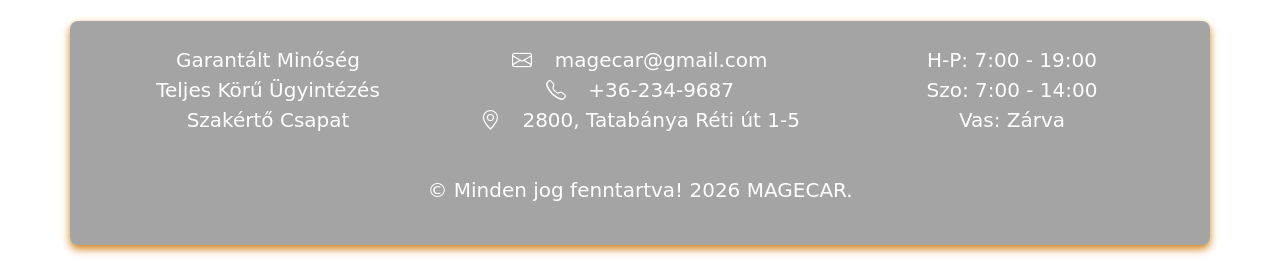
<file: web/gmerci.html>
<!DOCTYPE html>
<html lang="hu">

<head>
    <meta charset="UTF-8">
    <meta name="viewport" content="width=device-width, initial-scale=1.0">
    <title>MAGECAR</title>

    <meta name="description" content="MAGECAR - Mercedes G class">
    <meta name="robots" content="index, follow">

    <meta property="og:url" content="https://gmerci.html">
    <meta property="og:image" content="https://gmerci.html//kepek/gmerci.webp">
    <meta property="og:title" content="MAGECAR - Mercedes G class">
    <meta property="og:description" content="MAGECAR - Mercedes G class">

    <link rel="stylesheet" href="https://cdn.jsdelivr.net/npm/bootstrap-icons@1.13.1/font/bootstrap-icons.min.css">
    <link rel="stylesheet" href="css/bootstrap.min.css">
    <link rel="stylesheet" href="css/auto.css">
</head>

<body>
    <header>
        <nav class="navMenu">
            <div class="container p-0">
                <div class="row align-items-center py-2 jav">
                    <div class="col-8 col-lg-4 text-start text-lg-center">
                        <p class="m-0 ms-3 ms-lg-0">
                            <a class="logo fs-2 p-2" href="fooldal.html"><img class="w-50" src="kepek/logo.webp"
                                    alt="logo" title="logo"></a>
                        </p>
                    </div>

                    <div class="col-4 d-lg-none text-center">
                        <button class="temaKicsi btn btn-outline-warning me-3">☀️</button>
                    </div>

                    <div class="col-12 col-lg-8 d-flex align-items-center justify-content-around">
                        <p class="mt-3 mb-3 mt-lg-4 mb-lg-4 autokLink mx-auto text-center">
                            <a class="p-4 fs-4" href="autok.html">- Autók megtekintése -</a>
                        </p>
                        <p class="mt-4 mb-4 me-5 d-none d-lg-block">
                            <button class="tema btn btn-outline-warning">☀️</button>
                        </p>
                    </div>
                </div>
            </div>
        </nav>
    </header>
    <main class="mt-5">
        <section>
            <div class="container p-0">
                <div class="rovidBem rounded-3">
                    <div id="carouselExample" class="carousel slide">
                        <div class="carousel-inner rounded-3">
                            <div class="carousel-item active">
                                <img src="kepek/Gmerci.webp" class="w-100" alt="Mercedes G class"
                                    title="Mercedes G class">
                            </div>
                            <div class="carousel-item">
                                <img src="kepek/GmerciHatul.webp" class="d-block w-100" alt="Mercedes G class"
                                    title="Mercedes G class">
                            </div>
                            <div class="carousel-item">
                                <img src="kepek/GmerciOldal.webp" class="d-block w-100" alt="Mercedes G class"
                                    title="Mercedes G class">
                            </div>
                            <div class="carousel-item">
                                <img src="kepek/GmerciBelul.webp" class="d-block w-100" alt="Mercedes G class"
                                    title="Mercedes G class">
                            </div>
                        </div>
                        <button class="carousel-control-prev" type="button" data-bs-target="#carouselExample"
                            data-bs-slide="prev">
                            <span class="carousel-control-prev-icon" aria-hidden="true"></span>
                            <span class="visually-hidden">Previous</span>
                        </button>
                        <button class="carousel-control-next" type="button" data-bs-target="#carouselExample"
                            data-bs-slide="next">
                            <span class="carousel-control-next-icon" aria-hidden="true"></span>
                            <span class="visually-hidden">Next</span>
                        </button>
                    </div>
                    <h1 class="text-center py-4"><strong>Mercedes G class</strong></h1>
                    <p class="fs-3 ps-4 py-3">88 799 000 Ft</p>
                </div>
            </div>
        </section>
        <section class="mt-5">
            <div class="container p-0">
                <div class="rovidBem rounded-3">
                    <div class="row text-center jav">
                        <div class="col-lg-2 elso">
                            <i class="bi bi-calendar fs-3"></i><br>
                            <p class="m-0 fs-5 kiscim">Éevjárat</p>
                            <p class="fs-4">2018/6</p>
                        </div>
                        <div class="col-lg-2 bal">
                            <i class="bi bi-clock-history fs-3"></i><br>
                            <p class="m-0 fs-5 kiscim">Km. óra állás</p>
                            <p class="fs-4">45 900 Km</p>
                        </div>
                        <div class="col-lg-2 bal">
                            <i class="bi bi-fuel-pump fs-3"></i><br>
                            <p class="m-0 fs-5 kiscim">Üzemanyag</p>
                            <p class="fs-4">Dízel</p>
                        </div>
                        <div class="col-lg-2 bal">
                            <i class="bi bi-speedometer2 fs-3"></i><br>
                            <p class="m-0 fs-5 kiscim">Teljesítmény</p>
                            <p class="fs-4">180 kW, 245 LE</p>
                        </div>
                        <div class="col-lg-2 bal">
                            <i class="bi bi-car-front fs-3"></i><br>
                            <p class="m-0 fs-5 kiscim">Állapot</p>
                            <p class="fs-4">Újszerű</p>
                        </div>
                        <div class="col-lg-2 bal utolso">
                            <i class="bi bi-suitcase fs-3"></i><br>
                            <p class="m-0 fs-5 kiscim">Csomagtartó</p>
                            <p class="fs-4">480 liter</p>
                        </div>
                    </div>
                </div>
            </div>
        </section>
        <section class="mt-5">
            <div class="container p-0">
                <div class="rovidBem rounded-3">
                    <div class="row text-center p-3 fs-5">
                        <p>A Mercedes-Benz G-osztály (vagy népszerű nevén a G-Wagon) az autóipar egyik <strong>legkülönösebb</strong>
                            ikonja:
                            egy katonai célokra tervezett munkagép, amely az évtizedek alatt a <strong>luxus</strong> és a státusz
                            globális
                            szimbólumává vált.A G-osztály hírnevét a páratlan terepjáró képességének köszönheti. Ez az
                            egyik
                            kevés sorozatgyártású autó, amely három, manuálisan kapcsolható differenciálmű-zárral
                            rendelkezik, így a legnehezebb sziklákon vagy sárban is magabiztosan mozog. Az alvázas
                            felépítés
                            és a merev tengelyek (melyeket az újabb generációknál elöl független felfüggesztésre
                            cseréltek a
                            jobb közúti kényelemért) garantálják a tartósságot. Míg kívülről egy tankra emlékeztet, az
                            utastérben a Mercedes legmagasabb szintű S-osztályú luxusa fogadja az utast: finom
                            bőrkárpitok,
                            hatalmas digitális kijelzők és prémium hangrendszerek. A kínálat csúcsát a G 63 AMG jelenti,
                            amely egy brutális V8-as motorral ötvözi a terepjáró képességeket a sportautókat
                            megszégyenítő
                            gyorsulással. A G-osztály ma már nem csupán egy autó, hanem egy <strong>életérzés</strong>: a megalkuvást nem
                            ismerő erő és a kérkedő elegancia különleges találkozása.
                    </div>
                </div>
            </div>
        </section>
    </main>
    <footer class="mt-5 mb-3">
        <div class="container p-0">
            <div class="rovidBem rounded-3 fs-5 p-4">
                <div class="row text-center pb-4">
                    <div class="col-lg-4">
                        <ul class="p-0">
                            <li>Garantált Minőség</li>
                            <li>Teljes Körű Ügyintézés</li>
                            <li>Szakértő Csapat</li>
                        </ul>
                    </div>
                    <div class="col-lg-4">
                        <ul class="p-0">
                            <li><a href="#"><i class="bi bi-envelope pe-3"></i> magecar@gmail.com</a></li>
                            <li><a href="#"><i class="bi bi-telephone pe-3"></i> +36-234-9687</a></li>
                            <li><a href="#"><i class="bi bi-geo-alt pe-3"></i> 2800, Tatabánya Réti út 1-5</a></li>
                        </ul>
                    </div>
                    <div class="col-lg-4">
                        <ul class="p-0">
                            <li>H-P: 7:00 - 19:00</li>
                            <li>Szo: 7:00 - 14:00</li>
                            <li>Vas: Zárva</li>
                        </ul>
                    </div>
                </div>
                <p class="text-center">&copy; Minden jog fenntartva! 2026 MAGECAR.</p>
            </div>
        </div>
    </footer>
    <script src="js/bootstrap.bundle.min.js"></script>
    <script src="js/auto.js"></script>
</body>

</html>
</file>
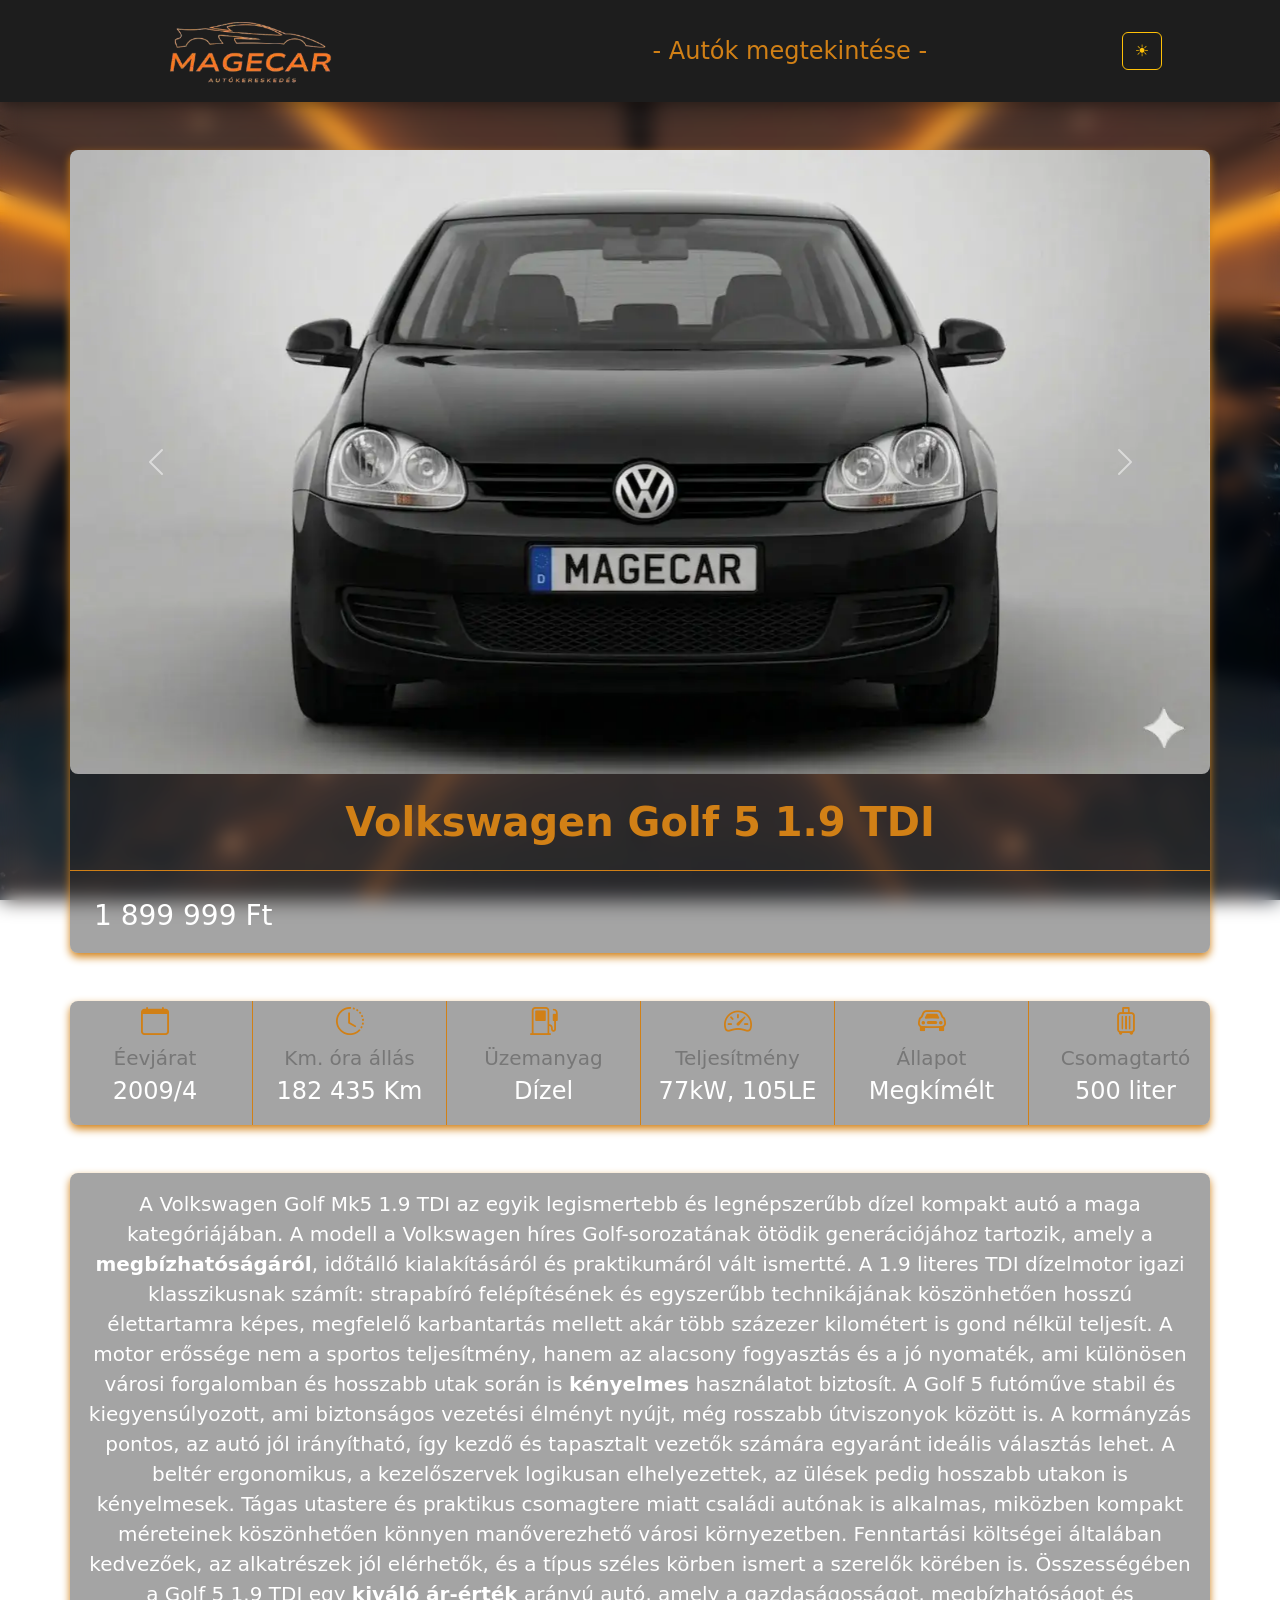
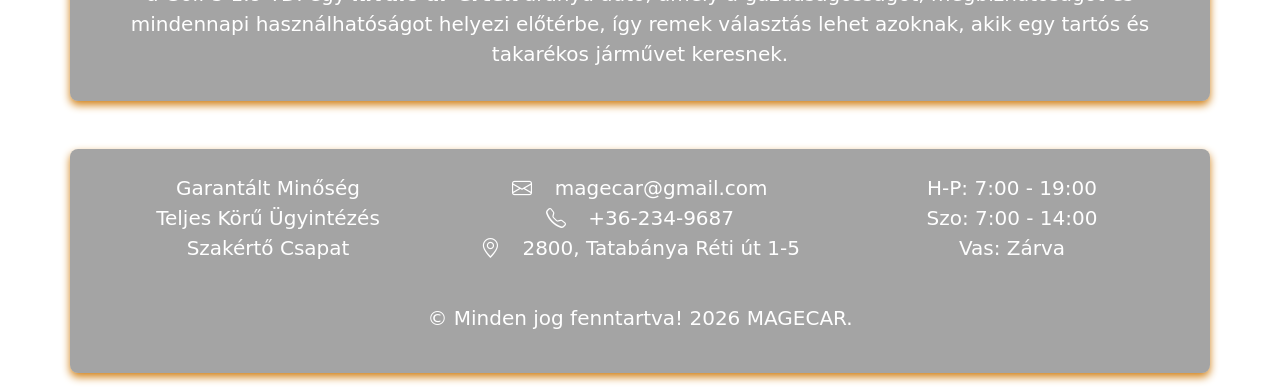
<file: web/golf5.html>
<!DOCTYPE html>
<html lang="hu">

<head>
    <meta charset="UTF-8">
    <meta name="viewport" content="width=device-width, initial-scale=1.0">
    <title>MAGECAR</title>

    <meta name="description" content="MAGECAR - Volkswagen Golf 5 1.9 TDI">
    <meta name="robots" content="index, follow">

    <meta property="og:url" content="https://golf5.html">
    <meta property="og:image" content="https://golf5.html//kepek/golf-5.webp">
    <meta property="og:title" content="MAGECAR - Volkswagen Golf 5 1.9 TDI">
    <meta property="og:description" content="MAGECAR - Volkswagen Golf 5 1.9 TDI">

    <link rel="stylesheet" href="https://cdn.jsdelivr.net/npm/bootstrap-icons@1.13.1/font/bootstrap-icons.min.css">
    <link rel="stylesheet" href="css/bootstrap.min.css">
    <link rel="stylesheet" href="css/auto.css">
</head>

<body>
    <header>
        <nav class="navMenu">
            <div class="container p-0">
                <div class="row align-items-center py-2 jav">
                    <div class="col-8 col-lg-4 text-start text-lg-center">
                        <p class="m-0 ms-3 ms-lg-0">
                            <a class="logo fs-2 p-2" href="fooldal.html"><img class="w-50" src="kepek/logo.webp"
                                    alt="logo" title="logo"></a>
                        </p>
                    </div>

                    <div class="col-4 d-lg-none text-center">
                        <button class="temaKicsi btn btn-outline-warning me-3">☀️</button>
                    </div>

                    <div class="col-12 col-lg-8 d-flex align-items-center justify-content-around">
                        <p class="mt-3 mb-3 mt-lg-4 mb-lg-4 autokLink mx-auto text-center">
                            <a class="p-4 fs-4" href="autok.html">- Autók megtekintése -</a>
                        </p>
                        <p class="mt-4 mb-4 me-5 d-none d-lg-block">
                            <button class="tema btn btn-outline-warning">☀️</button>
                        </p>
                    </div>
                </div>
            </div>
        </nav>
    </header>
    <main class="mt-5">
        <section>
            <div class="container p-0">
                <div class="rovidBem rounded-3">
                    <div id="carouselExample" class="carousel slide">
                        <div class="carousel-inner rounded-3">
                            <div class="carousel-item active">
                                <img src="kepek/golf-5.webp" class="w-100" alt=" VW golf-5" title=" VW golf-5">
                            </div>
                            <div class="carousel-item">
                                <img src="kepek/golf-5_hatulrol.webp" class="d-block w-100" alt=" VW golf-5"
                                    title=" VW golf-5">
                            </div>
                            <div class="carousel-item">
                                <img src="kepek/golf-5oldalrol.webp" class="d-block w-100" alt=" VW golf-5"
                                    title=" VW golf-5">
                            </div>
                            <div class="carousel-item">
                                <img src="kepek/golf-5belul.webp" class="d-block w-100" alt=" VW golf-5"
                                    title=" VW golf-5">
                            </div>
                        </div>
                        <button class="carousel-control-prev" type="button" data-bs-target="#carouselExample"
                            data-bs-slide="prev">
                            <span class="carousel-control-prev-icon" aria-hidden="true"></span>
                            <span class="visually-hidden">Previous</span>
                        </button>
                        <button class="carousel-control-next" type="button" data-bs-target="#carouselExample"
                            data-bs-slide="next">
                            <span class="carousel-control-next-icon" aria-hidden="true"></span>
                            <span class="visually-hidden">Next</span>
                        </button>
                    </div>
                    <h1 class="text-center py-4"><strong>Volkswagen Golf 5 1.9 TDI</strong></h1>
                    <p class="fs-3 ps-4 py-3">1 899 999 Ft</p>
                </div>
            </div>
        </section>
        <section class="mt-5">
            <div class="container p-0">
                <div class="rovidBem rounded-3">
                    <div class="row jav text-center">
                        <div class="col-lg-2 elso">
                            <i class="bi bi-calendar fs-3"></i><br>
                            <p class="m-0 fs-5 kiscim">Éevjárat</p>
                            <p class="fs-4">2009/4</p>
                        </div>
                        <div class="col-lg-2 bal">
                            <i class="bi bi-clock-history fs-3"></i><br>
                            <p class="m-0 fs-5 kiscim">Km. óra állás</p>
                            <p class="fs-4">182 435 Km</p>
                        </div>
                        <div class="col-lg-2 bal">
                            <i class="bi bi-fuel-pump fs-3"></i><br>
                            <p class="m-0 fs-5 kiscim">Üzemanyag</p>
                            <p class="fs-4">Dízel</p>
                        </div>
                        <div class="col-lg-2 bal">
                            <i class="bi bi-speedometer2 fs-3"></i><br>
                            <p class="m-0 fs-5 kiscim">Teljesítmény</p>
                            <p class="fs-4">77kW, 105LE</p>
                        </div>
                        <div class="col-lg-2 bal">
                            <i class="bi bi-car-front fs-3"></i><br>
                            <p class="m-0 fs-5 kiscim">Állapot</p>
                            <p class="fs-4">Megkímélt</p>
                        </div>
                        <div class="col-lg-2 bal utolso">
                            <i class="bi bi-suitcase fs-3"></i><br>
                            <p class="m-0 fs-5 kiscim">Csomagtartó</p>
                            <p class="fs-4">500 liter</p>
                        </div>
                    </div>
                </div>
            </div>
        </section>
        <section class="mt-5">
            <div class="container p-0">
                <div class="rovidBem rounded-3">
                    <div class="row text-center p-3 fs-5 jav">
                    <p>A Volkswagen Golf Mk5 1.9 TDI az egyik legismertebb és legnépszerűbb dízel kompakt autó a maga
                        kategóriájában. A modell a Volkswagen híres Golf-sorozatának ötödik generációjához tartozik,
                        amely a <strong>megbízhatóságáról</strong>, időtálló kialakításáról és praktikumáról vált ismertté.

                        A 1.9 literes TDI dízelmotor igazi klasszikusnak számít: strapabíró felépítésének és egyszerűbb
                        technikájának köszönhetően hosszú élettartamra képes, megfelelő karbantartás mellett akár több
                        százezer kilométert is gond nélkül teljesít. A motor erőssége nem a sportos teljesítmény, hanem
                        az alacsony fogyasztás és a jó nyomaték, ami különösen városi forgalomban és hosszabb utak során
                        is <strong>kényelmes</strong> használatot biztosít.

                        A Golf 5 futóműve stabil és kiegyensúlyozott, ami biztonságos vezetési élményt nyújt, még
                        rosszabb útviszonyok között is. A kormányzás pontos, az autó jól irányítható, így kezdő és
                        tapasztalt vezetők számára egyaránt ideális választás lehet. A beltér ergonomikus, a
                        kezelőszervek logikusan elhelyezettek, az ülések pedig hosszabb utakon is kényelmesek.

                        Tágas utastere és praktikus csomagtere miatt családi autónak is alkalmas, miközben kompakt
                        méreteinek köszönhetően könnyen manőverezhető városi környezetben. Fenntartási költségei
                        általában kedvezőek, az alkatrészek jól elérhetők, és a típus széles körben ismert a szerelők
                        körében is.

                        Összességében a Golf 5 1.9 TDI egy <strong>kiváló ár-érték</strong> arányú autó, amely a gazdaságosságot,
                        megbízhatóságot és mindennapi használhatóságot helyezi előtérbe, így remek választás lehet
                        azoknak, akik egy tartós és takarékos járművet keresnek.
                    </p>
                </div>
                </div>
            </div>
        </section>
    </main>
    <footer class="mt-5 mb-3">
        <div class="container p-0">
            <div class="rovidBem rounded-3 fs-5 p-4">
                <div class="row text-center pb-4">
                    <div class="col-lg-4">
                        <ul class="p-0">
                            <li>Garantált Minőség</li>
                            <li>Teljes Körű Ügyintézés</li>
                            <li>Szakértő Csapat</li>
                        </ul>
                    </div>
                    <div class="col-lg-4">
                        <ul class="p-0">
                            <li><a href="#"><i class="bi bi-envelope pe-3"></i> magecar@gmail.com</a></li>
                            <li><a href="#"><i class="bi bi-telephone pe-3"></i> +36-234-9687</a></li>
                            <li><a href="#"><i class="bi bi-geo-alt pe-3"></i> 2800, Tatabánya Réti út 1-5</a></li>
                        </ul>
                    </div>
                    <div class="col-lg-4">
                        <ul class="p-0">
                            <li>H-P: 7:00 - 19:00</li>
                            <li>Szo: 7:00 - 14:00</li>
                            <li>Vas: Zárva</li>
                        </ul>
                    </div>
                </div>
                <p class="text-center">&copy; Minden jog fenntartva! 2026 MAGECAR.</p>
            </div>
        </div>
    </footer>
    <script src="js/bootstrap.bundle.min.js"></script>
    <script src="js/auto.js"></script>
</body>

</html>
</file>
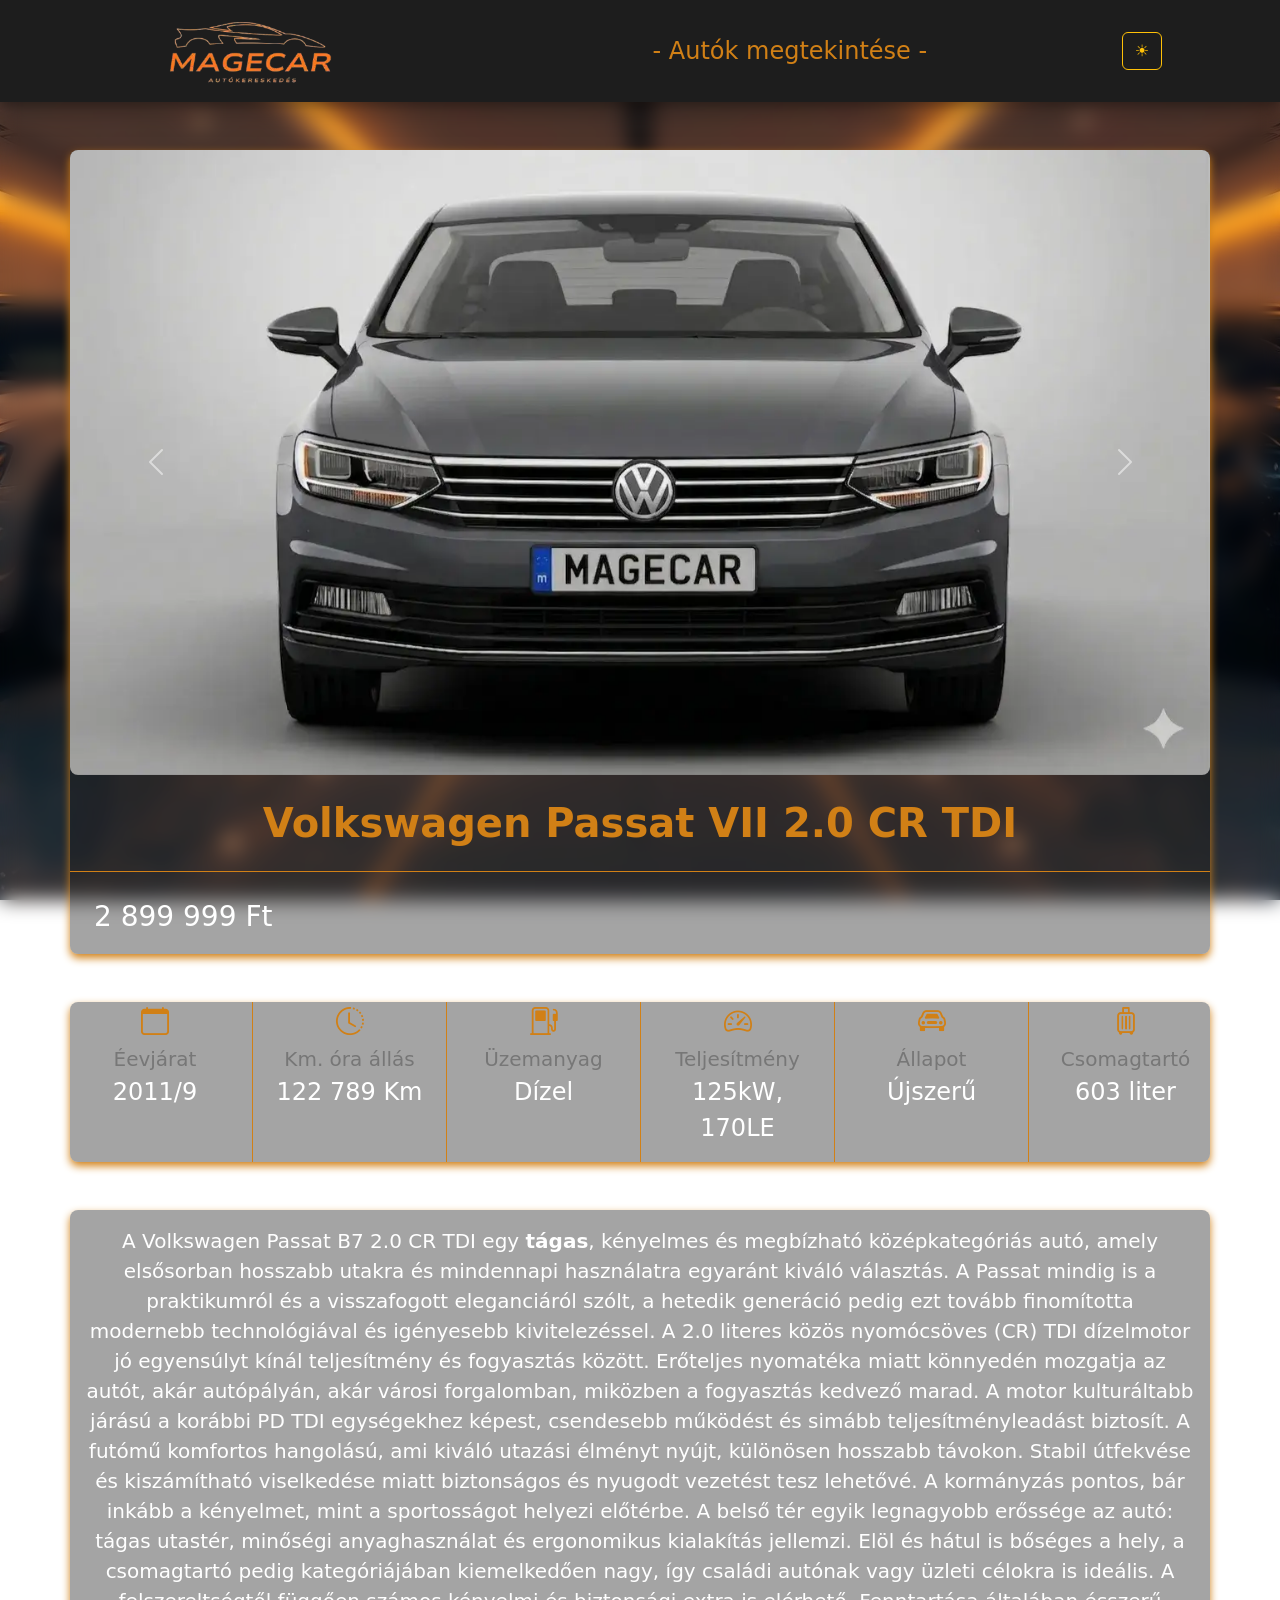
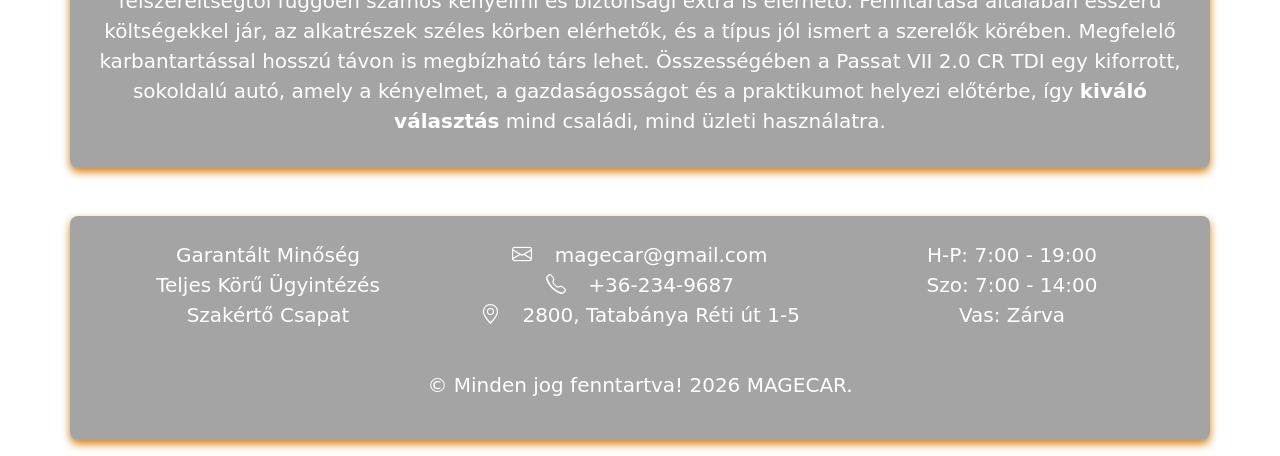
<file: web/passat.html>
<!DOCTYPE html>
<html lang="hu">

<head>
    <meta charset="UTF-8">
    <meta name="viewport" content="width=device-width, initial-scale=1.0">
    <title>MAGECAR</title>

    <meta name="description" content="MAGECAR - Volkswagen Passat VII 2.0 CR TDI">
    <meta name="robots" content="index, follow">

    <meta property="og:url" content="https://passat.html">
    <meta property="og:image" content="https://passat.html//kepek/passat.webp">
    <meta property="og:title" content="MAGECAR - Volkswagen Passat VII 2.0 CR TDI">
    <meta property="og:description" content="MAGECAR - Volkswagen Passat VII 2.0 CR TDI">

    <link rel="stylesheet" href="https://cdn.jsdelivr.net/npm/bootstrap-icons@1.13.1/font/bootstrap-icons.min.css">
    <link rel="stylesheet" href="css/bootstrap.min.css">
    <link rel="stylesheet" href="css/auto.css">
</head>

<body>
    <header>
        <nav class="navMenu">
            <div class="container p-0">
                <div class="row align-items-center py-2 jav">
                    <div class="col-8 col-lg-4 text-start text-lg-center">
                        <p class="m-0 ms-3 ms-lg-0">
                            <a class="logo fs-2 p-2" href="fooldal.html"><img class="w-50" src="kepek/logo.webp"
                                    alt="logo" title="logo"></a>
                        </p>
                    </div>

                    <div class="col-4 d-lg-none text-center">
                        <button class="temaKicsi btn btn-outline-warning me-3">☀️</button>
                    </div>

                    <div class="col-12 col-lg-8 d-flex align-items-center justify-content-around">
                        <p class="mt-3 mb-3 mt-lg-4 mb-lg-4 autokLink mx-auto text-center">
                            <a class="p-4 fs-4" href="autok.html">- Autók megtekintése -</a>
                        </p>
                        <p class="mt-4 mb-4 me-5 d-none d-lg-block">
                            <button class="tema btn btn-outline-warning">☀️</button>
                        </p>
                    </div>
                </div>
            </div>
        </nav>
    </header>
    <main class="mt-5">
        <section>
            <div class="container p-0">
                <div class="rovidBem rounded-3">
                    <div id="carouselExample" class="carousel slide">
                        <div class="carousel-inner rounded-3">
                            <div class="carousel-item active">
                                <img src="kepek/passat.webp" class="w-100" alt=" VW passat" title="VW passat">
                            </div>
                            <div class="carousel-item">
                                <img src="kepek/passatHatul.webp" class="d-block w-100" alt=" VW passat"
                                    title=" VW passat">
                            </div>
                            <div class="carousel-item">
                                <img src="kepek/passatOldal.webp" class="d-block w-100" alt=" VW passat"
                                    title="VW passat">
                            </div>
                            <div class="carousel-item">
                                <img src="kepek/passatBelul.webp" class="d-block w-100" alt=" VW passat"
                                    title="VW passat">
                            </div>
                        </div>
                        <button class="carousel-control-prev" type="button" data-bs-target="#carouselExample"
                            data-bs-slide="prev">
                            <span class="carousel-control-prev-icon" aria-hidden="true"></span>
                            <span class="visually-hidden">Previous</span>
                        </button>
                        <button class="carousel-control-next" type="button" data-bs-target="#carouselExample"
                            data-bs-slide="next">
                            <span class="carousel-control-next-icon" aria-hidden="true"></span>
                            <span class="visually-hidden">Next</span>
                        </button>
                    </div>
                    <h1 class="text-center py-4"><strong>Volkswagen Passat VII 2.0 CR TDI</strong></h1>
                    <p class="fs-3 ps-4 py-3">2 899 999 Ft</p>
                </div>
            </div>
        </section>
        <section class="mt-5">
            <div class="container p-0">
                <div class="rovidBem rounded-3">
                    <div class="row text-center jav">
                        <div class="col-lg-2 elso">
                            <i class="bi bi-calendar fs-3"></i><br>
                            <p class="m-0 fs-5 kiscim">Éevjárat</p>
                            <p class="fs-4">2011/9</p>
                        </div>
                        <div class="col-lg-2 bal">
                            <i class="bi bi-clock-history fs-3"></i><br>
                            <p class="m-0 fs-5 kiscim">Km. óra állás</p>
                            <p class="fs-4">122 789 Km</p>
                        </div>
                        <div class="col-lg-2 bal">
                            <i class="bi bi-fuel-pump fs-3"></i><br>
                            <p class="m-0 fs-5 kiscim">Üzemanyag</p>
                            <p class="fs-4">Dízel</p>
                        </div>
                        <div class="col-lg-2 bal">
                            <i class="bi bi-speedometer2 fs-3"></i><br>
                            <p class="m-0 fs-5 kiscim">Teljesítmény</p>
                            <p class="fs-4">125kW, 170LE</p>
                        </div>
                        <div class="col-lg-2 bal">
                            <i class="bi bi-car-front fs-3"></i><br>
                            <p class="m-0 fs-5 kiscim">Állapot</p>
                            <p class="fs-4">Újszerű</p>
                        </div>
                        <div class="col-lg-2 bal utolso">
                            <i class="bi bi-suitcase fs-3"></i><br>
                            <p class="m-0 fs-5 kiscim">Csomagtartó</p>
                            <p class="fs-4">603 liter</p>
                        </div>
                    </div>
                </div>
            </div>
        </section>
        <section class="mt-5">
            <div class="container p-0">
                <div class="rovidBem rounded-3">
                    <div class="row text-center p-3 fs-5 jav">
                        <p>A Volkswagen Passat B7 2.0 CR TDI egy <strong>tágas</strong>, kényelmes és megbízható középkategóriás autó,
                            amely
                            elsősorban hosszabb utakra és mindennapi használatra egyaránt kiváló választás. A Passat
                            mindig
                            is a praktikumról és a visszafogott eleganciáról szólt, a hetedik generáció pedig ezt tovább
                            finomította modernebb technológiával és igényesebb kivitelezéssel.

                            A 2.0 literes közös nyomócsöves (CR) TDI dízelmotor jó egyensúlyt kínál teljesítmény és
                            fogyasztás között. Erőteljes nyomatéka miatt könnyedén mozgatja az autót, akár autópályán,
                            akár
                            városi forgalomban, miközben a fogyasztás kedvező marad. A motor kulturáltabb járású a
                            korábbi
                            PD TDI egységekhez képest, csendesebb működést és simább teljesítményleadást biztosít.

                            A futómű komfortos hangolású, ami kiváló utazási élményt nyújt, különösen hosszabb távokon.
                            Stabil útfekvése és kiszámítható viselkedése miatt biztonságos és nyugodt vezetést tesz
                            lehetővé. A kormányzás pontos, bár inkább a kényelmet, mint a sportosságot helyezi előtérbe.

                            A belső tér egyik legnagyobb erőssége az autó: tágas utastér, minőségi anyaghasználat és
                            ergonomikus kialakítás jellemzi. Elöl és hátul is bőséges a hely, a csomagtartó pedig
                            kategóriájában kiemelkedően nagy, így családi autónak vagy üzleti célokra is ideális. A
                            felszereltségtől függően számos kényelmi és biztonsági extra is elérhető.

                            Fenntartása általában ésszerű költségekkel jár, az alkatrészek széles körben elérhetők, és a
                            típus jól ismert a szerelők körében. Megfelelő karbantartással hosszú távon is megbízható
                            társ
                            lehet.

                            Összességében a Passat VII 2.0 CR TDI egy kiforrott, sokoldalú autó, amely a kényelmet, a
                            gazdaságosságot és a praktikumot helyezi előtérbe, így <strong>kiváló választás</strong> mind családi, mind
                            üzleti használatra.
                        </p>
                    </div>
                </div>
            </div>
        </section>
    </main>
    <footer class="mt-5 mb-3">
        <div class="container p-0">
            <div class="rovidBem rounded-3 fs-5 p-4">
                <div class="row text-center pb-4">
                    <div class="col-lg-4">
                        <ul class="p-0">
                            <li>Garantált Minőség</li>
                            <li>Teljes Körű Ügyintézés</li>
                            <li>Szakértő Csapat</li>
                        </ul>
                    </div>
                    <div class="col-lg-4">
                        <ul class="p-0">
                            <li><a href="#"><i class="bi bi-envelope pe-3"></i> magecar@gmail.com</a></li>
                            <li><a href="#"><i class="bi bi-telephone pe-3"></i> +36-234-9687</a></li>
                            <li><a href="#"><i class="bi bi-geo-alt pe-3"></i> 2800, Tatabánya Réti út 1-5</a></li>
                        </ul>
                    </div>
                    <div class="col-lg-4">
                        <ul class="p-0">
                            <li>H-P: 7:00 - 19:00</li>
                            <li>Szo: 7:00 - 14:00</li>
                            <li>Vas: Zárva</li>
                        </ul>
                    </div>
                </div>
                <p class="text-center">&copy; Minden jog fenntartva! 2026 MAGECAR.</p>
            </div>
        </div>
    </footer>
    <script src="js/bootstrap.bundle.min.js"></script>
    <script src="js/auto.js"></script>
</body>

</html>
</file>
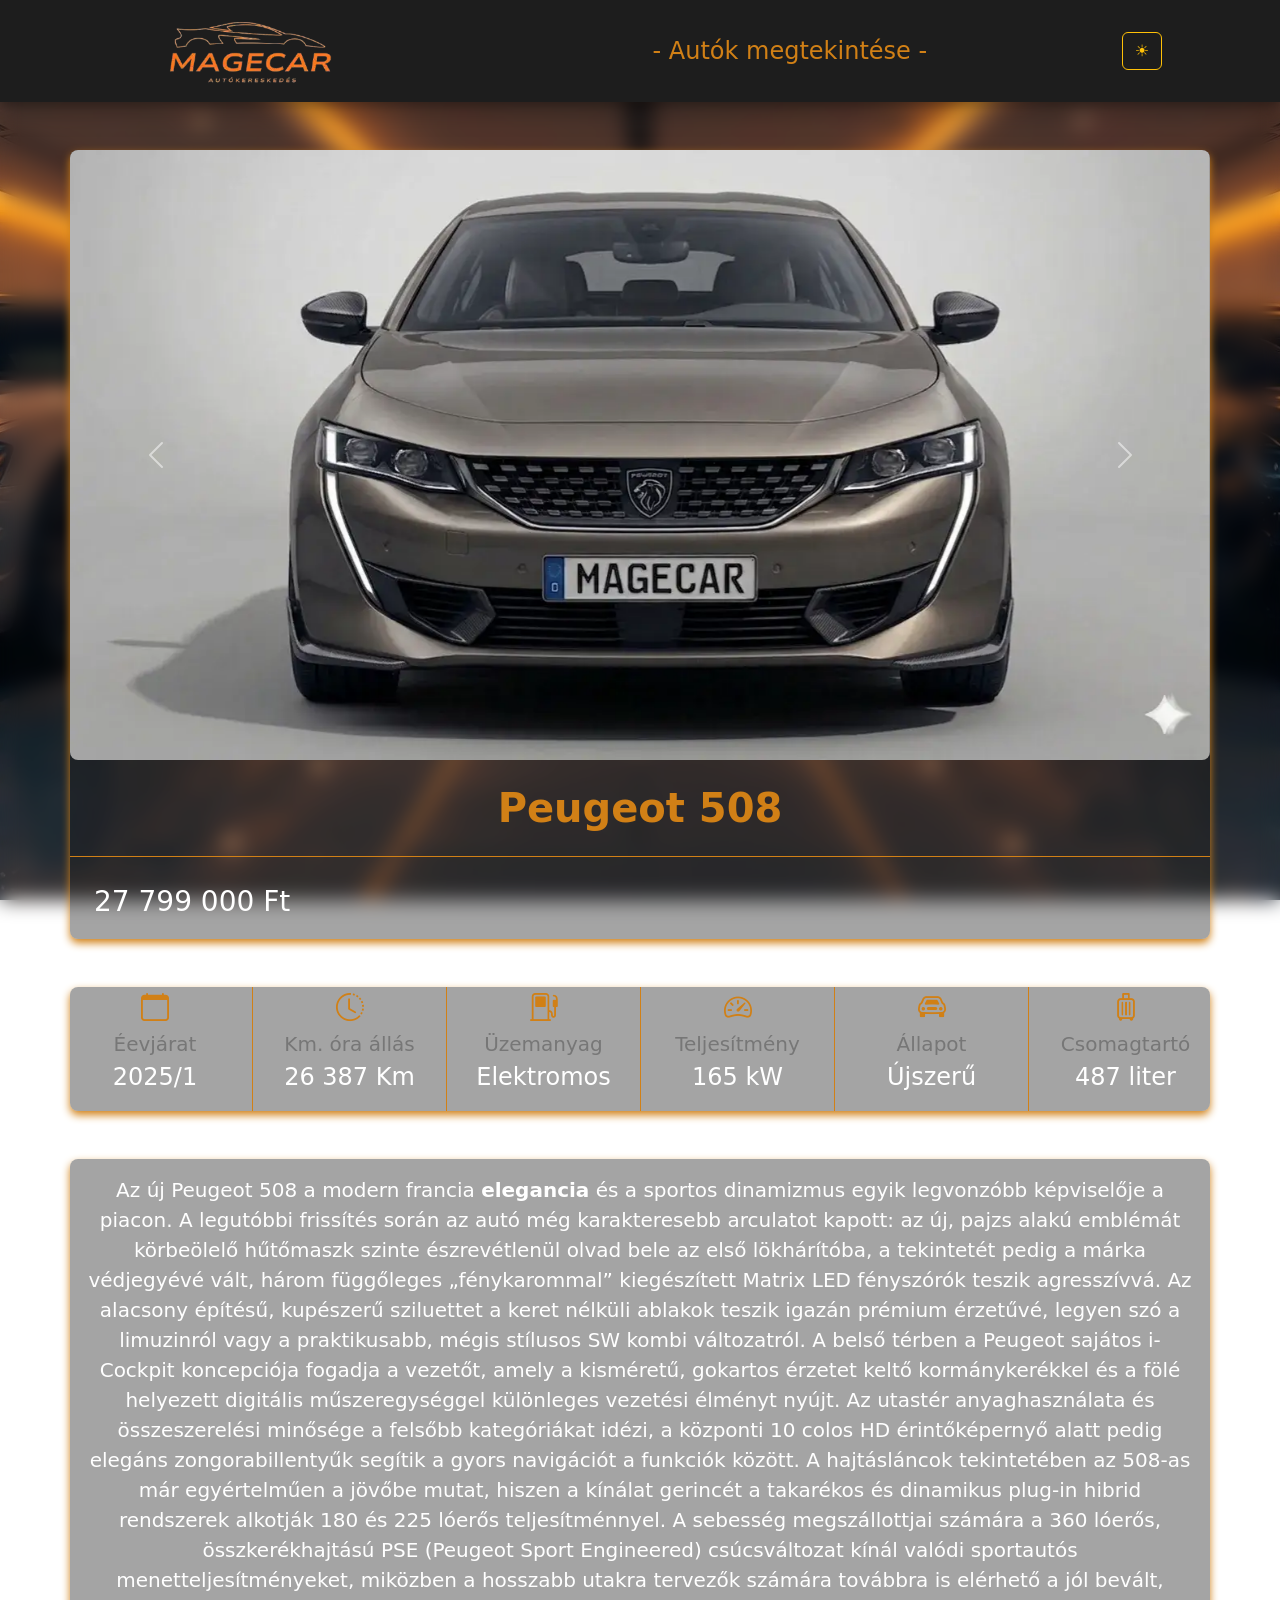
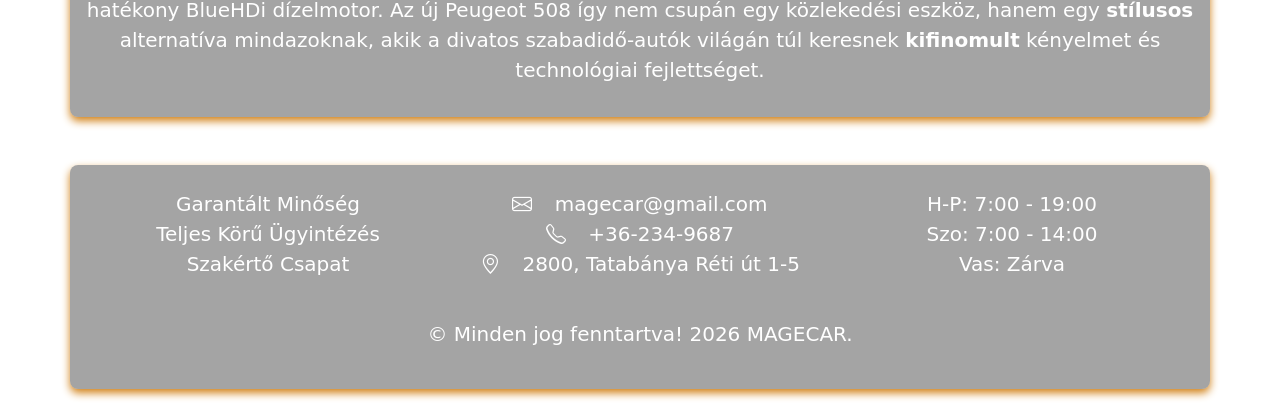
<file: web/peugeot.html>
<!DOCTYPE html>
<html lang="hu">

<head>
    <meta charset="UTF-8">
    <meta name="viewport" content="width=device-width, initial-scale=1.0">
    <title>MAGECAR</title>

    <meta name="description" content="MAGECAR - Peugeot 508">
    <meta name="robots" content="index, follow">

    <meta property="og:url" content="https://peugeot.html">
    <meta property="og:image" content="https://peugeot.html//kepek/peugeot.webp">
    <meta property="og:title" content="MAGECAR - Peugeot 508">
    <meta property="og:description" content="MAGECAR - Peugeot 508">

    <link rel="stylesheet" href="https://cdn.jsdelivr.net/npm/bootstrap-icons@1.13.1/font/bootstrap-icons.min.css">
    <link rel="stylesheet" href="css/bootstrap.min.css">
    <link rel="stylesheet" href="css/auto.css">
</head>

<body>
    <header>
        <nav class="navMenu">
            <div class="container p-0">
                <div class="row align-items-center py-2 jav">
                    <div class="col-8 col-lg-4 text-start text-lg-center">
                        <p class="m-0 ms-3 ms-lg-0">
                            <a class="logo fs-2 p-2" href="fooldal.html"><img class="w-50" src="kepek/logo.webp"
                                    alt="logo" title="logo"></a>
                        </p>
                    </div>

                    <div class="col-4 d-lg-none text-center">
                        <button class="temaKicsi btn btn-outline-warning me-3">☀️</button>
                    </div>

                    <div class="col-12 col-lg-8 d-flex align-items-center justify-content-around">
                        <p class="mt-3 mb-3 mt-lg-4 mb-lg-4 autokLink mx-auto text-center">
                            <a class="p-4 fs-4" href="autok.html">- Autók megtekintése -</a>
                        </p>
                        <p class="mt-4 mb-4 me-5 d-none d-lg-block">
                            <button class="tema btn btn-outline-warning">☀️</button>
                        </p>
                    </div>
                </div>
            </div>
        </nav>
    </header>
    <main class="mt-5">
        <section>
            <div class="container p-0">
                <div class="rovidBem rounded-3">
                    <div id="carouselExample" class="carousel slide">
                        <div class="carousel-inner rounded-3">
                            <div class="carousel-item active">
                                <img src="kepek/peugeot.webp" class="w-100" alt="Peugeot 508" title="Peugeot 508">
                            </div>
                            <div class="carousel-item">
                                <img src="kepek/peugeotHatul.webp" class="d-block w-100" alt="Peugeot 508"
                                    title="Peugeot 508">
                            </div>
                            <div class="carousel-item">
                                <img src="kepek/peugeotOldal.webp" class="d-block w-100" alt="Peugeot 508"
                                    title="Peugeot 508">
                            </div>
                            <div class="carousel-item">
                                <img src="kepek/peugeotBelul.webp" class="d-block w-100" alt="Peugeot 508"
                                    title="Peugeot 508">
                            </div>
                        </div>
                        <button class="carousel-control-prev" type="button" data-bs-target="#carouselExample"
                            data-bs-slide="prev">
                            <span class="carousel-control-prev-icon" aria-hidden="true"></span>
                            <span class="visually-hidden">Previous</span>
                        </button>
                        <button class="carousel-control-next" type="button" data-bs-target="#carouselExample"
                            data-bs-slide="next">
                            <span class="carousel-control-next-icon" aria-hidden="true"></span>
                            <span class="visually-hidden">Next</span>
                        </button>
                    </div>
                    <h1 class="text-center py-4"><strong>Peugeot 508</strong></h1>
                    <p class="fs-3 ps-4 py-3">27 799 000 Ft</p>
                </div>
            </div>
        </section>
        <section class="mt-5">
            <div class="container p-0">
                <div class="rovidBem rounded-3">
                    <div class="row text-center">
                        <div class="col-lg-2 elso">
                            <i class="bi bi-calendar fs-3"></i><br>
                            <p class="m-0 fs-5 kiscim">Éevjárat</p>
                            <p class="fs-4">2025/1</p>
                        </div>
                        <div class="col-lg-2 bal">
                            <i class="bi bi-clock-history fs-3"></i><br>
                            <p class="m-0 fs-5 kiscim">Km. óra állás</p>
                            <p class="fs-4">26 387 Km</p>
                        </div>
                        <div class="col-lg-2 bal">
                            <i class="bi bi-fuel-pump fs-3"></i><br>
                            <p class="m-0 fs-5 kiscim">Üzemanyag</p>
                            <p class="fs-4">Elektromos</p>
                        </div>
                        <div class="col-lg-2 bal">
                            <i class="bi bi-speedometer2 fs-3"></i><br>
                            <p class="m-0 fs-5 kiscim">Teljesítmény</p>
                            <p class="fs-4">165 kW</p>
                        </div>
                        <div class="col-lg-2 bal">
                            <i class="bi bi-car-front fs-3"></i><br>
                            <p class="m-0 fs-5 kiscim">Állapot</p>
                            <p class="fs-4">Újszerű</p>
                        </div>
                        <div class="col-lg-2 bal utolso">
                            <i class="bi bi-suitcase fs-3"></i><br>
                            <p class="m-0 fs-5 kiscim">Csomagtartó</p>
                            <p class="fs-4">487 liter</p>
                        </div>
                    </div>
                </div>
            </div>
        </section>
        <section class="mt-5">
            <div class="container p-0">
                <div class="rovidBem rounded-3">
                    <div class="row text-center p-3 fs-5 jav">
                        <p>Az új Peugeot 508 a modern francia <strong>elegancia</strong> és a sportos dinamizmus egyik legvonzóbb
                            képviselője
                            a piacon. A legutóbbi frissítés során az autó még karakteresebb arculatot kapott: az új,
                            pajzs
                            alakú emblémát körbeölelő hűtőmaszk szinte észrevétlenül olvad bele az első lökhárítóba, a
                            tekintetét pedig a márka védjegyévé vált, három függőleges „fénykarommal” kiegészített
                            Matrix
                            LED fényszórók teszik agresszívvá. Az alacsony építésű, kupészerű sziluettet a keret nélküli
                            ablakok teszik igazán prémium érzetűvé, legyen szó a limuzinról vagy a praktikusabb, mégis
                            stílusos SW kombi változatról.

                            A belső térben a Peugeot sajátos i-Cockpit koncepciója fogadja a vezetőt, amely a kisméretű,
                            gokartos érzetet keltő kormánykerékkel és a fölé helyezett digitális műszeregységgel
                            különleges
                            vezetési élményt nyújt. Az utastér anyaghasználata és összeszerelési minősége a felsőbb
                            kategóriákat idézi, a központi 10 colos HD érintőképernyő alatt pedig elegáns
                            zongorabillentyűk
                            segítik a gyors navigációt a funkciók között.

                            A hajtásláncok tekintetében az 508-as már egyértelműen a jövőbe mutat, hiszen a kínálat
                            gerincét
                            a takarékos és dinamikus plug-in hibrid rendszerek alkotják 180 és 225 lóerős
                            teljesítménnyel. A
                            sebesség megszállottjai számára a 360 lóerős, összkerékhajtású PSE (Peugeot Sport
                            Engineered)
                            csúcsváltozat kínál valódi sportautós menetteljesítményeket, miközben a hosszabb utakra
                            tervezők
                            számára továbbra is elérhető a jól bevált, hatékony BlueHDi dízelmotor. Az új Peugeot 508
                            így
                            nem csupán egy közlekedési eszköz, hanem egy <strong>stílusos</strong> alternatíva mindazoknak, akik a
                            divatos
                            szabadidő-autók világán túl keresnek <strong>kifinomult</strong> kényelmet és technológiai fejlettséget.
                    </div>
                </div>
            </div>
        </section>
    </main>
    <footer class="mt-5 mb-3">
        <div class="container p-0">
            <div class="rovidBem rounded-3 fs-5 p-4">
                <div class="row text-center pb-4">
                    <div class="col-lg-4">
                        <ul class="p-0">
                            <li>Garantált Minőség</li>
                            <li>Teljes Körű Ügyintézés</li>
                            <li>Szakértő Csapat</li>
                        </ul>
                    </div>
                    <div class="col-lg-4">
                        <ul class="p-0">
                            <li><a href="#"><i class="bi bi-envelope pe-3"></i> magecar@gmail.com</a></li>
                            <li><a href="#"><i class="bi bi-telephone pe-3"></i> +36-234-9687</a></li>
                            <li><a href="#"><i class="bi bi-geo-alt pe-3"></i> 2800, Tatabánya Réti út 1-5</a></li>
                        </ul>
                    </div>
                    <div class="col-lg-4">
                        <ul class="p-0">
                            <li>H-P: 7:00 - 19:00</li>
                            <li>Szo: 7:00 - 14:00</li>
                            <li>Vas: Zárva</li>
                        </ul>
                    </div>
                </div>
                <p class="text-center">&copy; Minden jog fenntartva! 2026 MAGECAR.</p>
            </div>
        </div>
    </footer>
    <script src="js/bootstrap.bundle.min.js"></script>
    <script src="js/auto.js"></script>
</body>

</html>
</file>
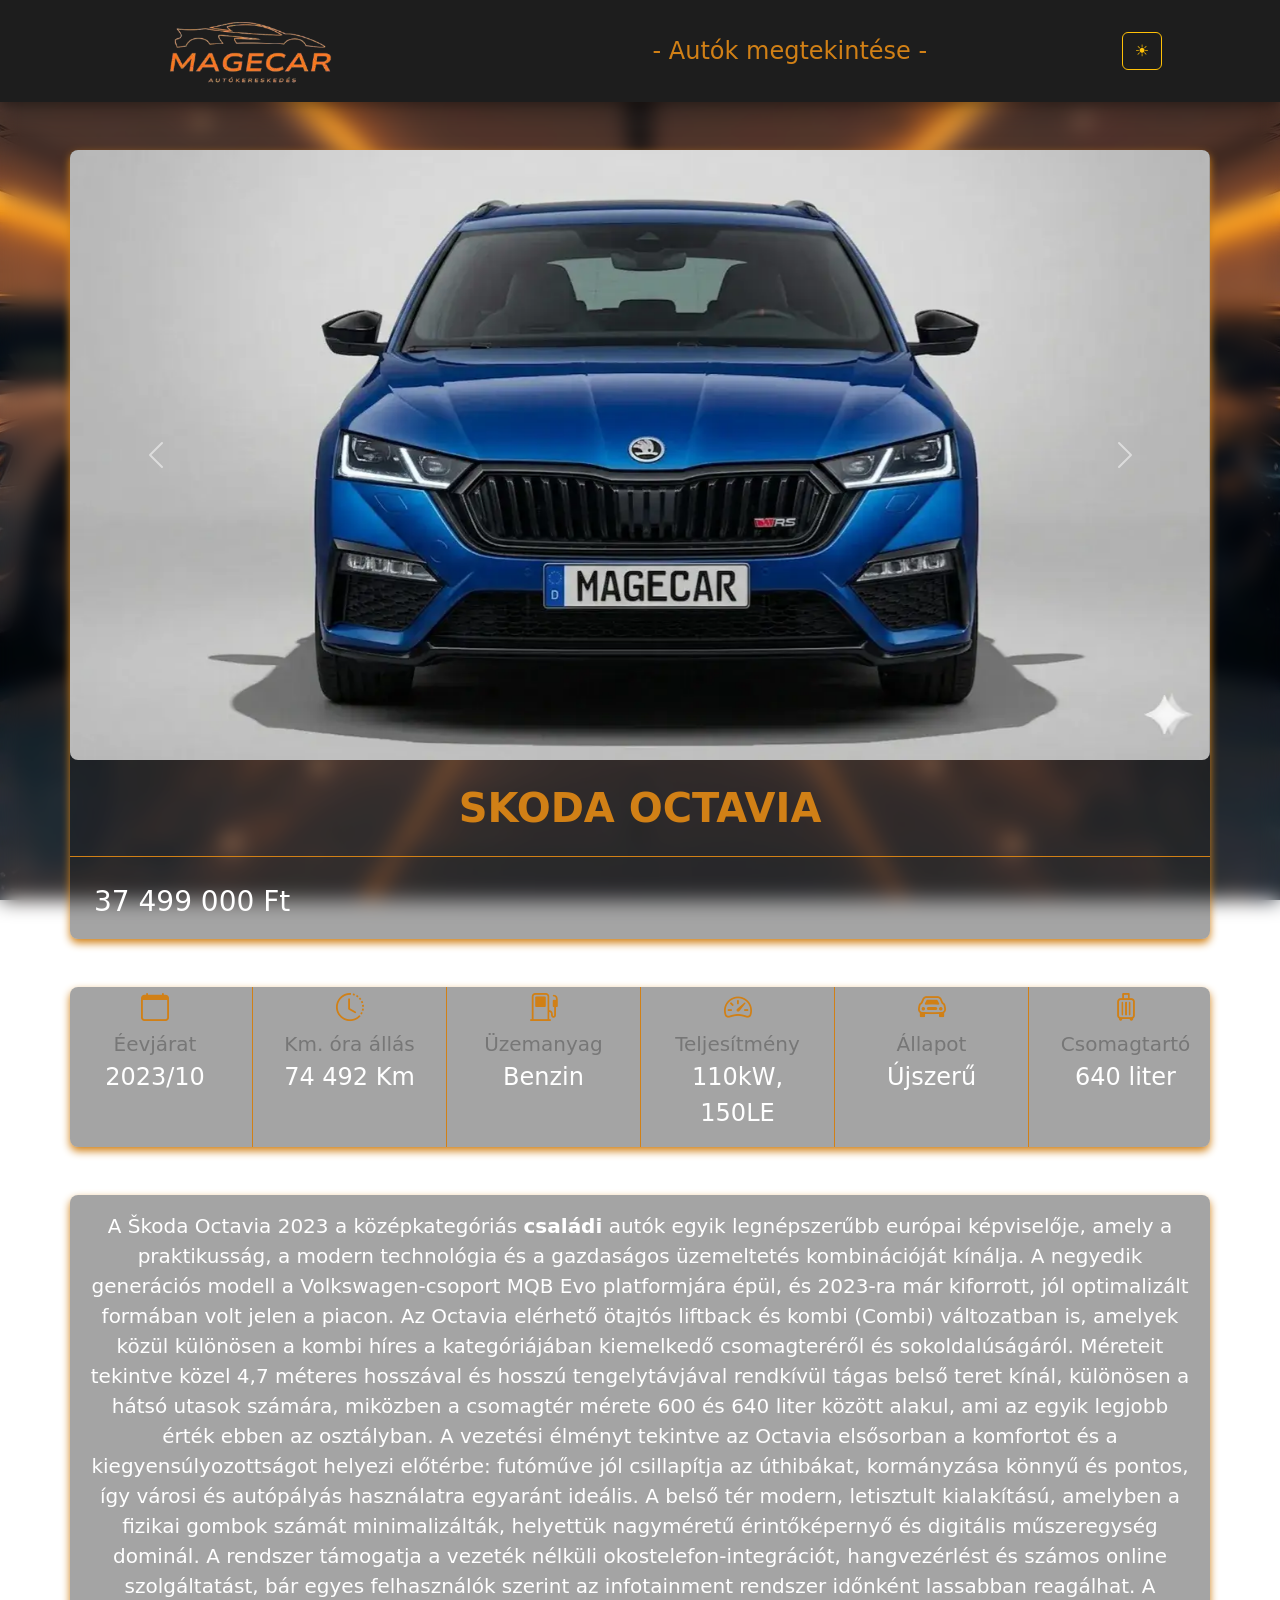
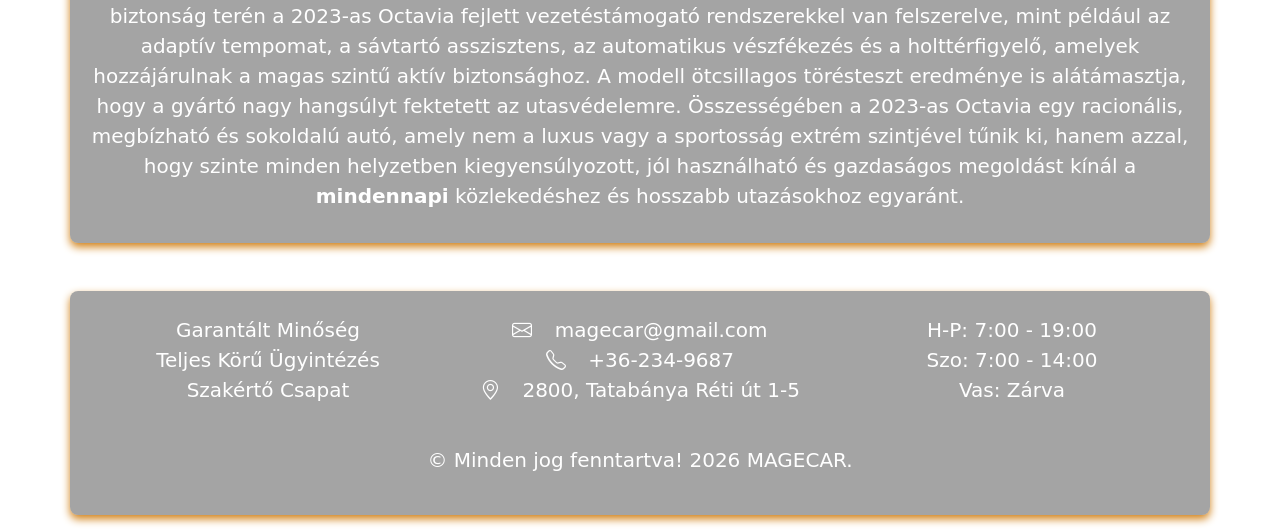
<file: web/skoda.html>
<!DOCTYPE html>
<html lang="hu">

<head>
    <meta charset="UTF-8">
    <meta name="viewport" content="width=device-width, initial-scale=1.0">
    <title>MAGECAR</title>

    <meta name="description" content="MAGECAR - SKODA OCTAVIA">
    <meta name="robots" content="index, follow">

    <meta property="og:url" content="https://skoda.html">
    <meta property="og:image" content="https://skoda.html//kepek/skoda.webp">
    <meta property="og:title" content="MAGECAR - SKODA OCTAVIA">
    <meta property="og:description" content="MAGECAR - SKODA OCTAVIA">

    <link rel="stylesheet" href="https://cdn.jsdelivr.net/npm/bootstrap-icons@1.13.1/font/bootstrap-icons.min.css">
    <link rel="stylesheet" href="css/bootstrap.min.css">
    <link rel="stylesheet" href="css/auto.css">
</head>

<body>
    <header>
        <nav class="navMenu">
            <div class="container p-0">
                <div class="row align-items-center py-2 jav">
                    <div class="col-8 col-lg-4 text-start text-lg-center">
                        <p class="m-0 ms-3 ms-lg-0">
                            <a class="logo fs-2 p-2" href="fooldal.html"><img class="w-50" src="kepek/logo.webp"
                                    alt="logo" title="logo"></a>
                        </p>
                    </div>

                    <div class="col-4 d-lg-none text-center">
                        <button class="temaKicsi btn btn-outline-warning me-3">☀️</button>
                    </div>

                    <div class="col-12 col-lg-8 d-flex align-items-center justify-content-around">
                        <p class="mt-3 mb-3 mt-lg-4 mb-lg-4 autokLink mx-auto text-center">
                            <a class="p-4 fs-4" href="autok.html">- Autók megtekintése -</a>
                        </p>
                        <p class="mt-4 mb-4 me-5 d-none d-lg-block">
                            <button class="tema btn btn-outline-warning">☀️</button>
                        </p>
                    </div>
                </div>
            </div>
        </nav>
    </header>
    <main class="mt-5">
        <section>
            <div class="container p-0">
                <div class="rovidBem rounded-3">
                    <div id="carouselExample" class="carousel slide">
                        <div class="carousel-inner rounded-3">
                            <div class="carousel-item active">
                                <img src="kepek/skoda.webp" class="w-100" alt="SKODA OCTAVIA" title="SKODA OCTAVIA">
                            </div>
                            <div class="carousel-item">
                                <img src="kepek/skodaHatul.webp" class="d-block w-100" alt="SKODA OCTAVIA"
                                    title="SKODA OCTAVIA">
                            </div>
                            <div class="carousel-item">
                                <img src="kepek/skodaOldal.webp" class="d-block w-100" alt="SKODA OCTAVIA"
                                    title="SKODA OCTAVIA">
                            </div>
                            <div class="carousel-item">
                                <img src="kepek/skodaBelul.webp" class="d-block w-100" alt="SKODA OCTAVIA"
                                    title="SKODA OCTAVIA">
                            </div>
                        </div>
                        <button class="carousel-control-prev" type="button" data-bs-target="#carouselExample"
                            data-bs-slide="prev">
                            <span class="carousel-control-prev-icon" aria-hidden="true"></span>
                            <span class="visually-hidden">Previous</span>
                        </button>
                        <button class="carousel-control-next" type="button" data-bs-target="#carouselExample"
                            data-bs-slide="next">
                            <span class="carousel-control-next-icon" aria-hidden="true"></span>
                            <span class="visually-hidden">Next</span>
                        </button>
                    </div>
                    <h1 class="text-center py-4"><strong>SKODA OCTAVIA</strong></h1>
                    <p class="fs-3 ps-4 py-3">37 499 000 Ft</p>
                </div>
            </div>
        </section>
        <section class="mt-5">
            <div class="container p-0">
                <div class="rovidBem rounded-3">
                    <div class="row text-center jav">
                        <div class="col-lg-2 elso">
                            <i class="bi bi-calendar fs-3"></i><br>
                            <p class="m-0 fs-5 kiscim">Éevjárat</p>
                            <p class="fs-4">2023/10</p>
                        </div>
                        <div class="col-lg-2 bal">
                            <i class="bi bi-clock-history fs-3"></i><br>
                            <p class="m-0 fs-5 kiscim">Km. óra állás</p>
                            <p class="fs-4">74 492 Km</p>
                        </div>
                        <div class="col-lg-2 bal">
                            <i class="bi bi-fuel-pump fs-3"></i><br>
                            <p class="m-0 fs-5 kiscim">Üzemanyag</p>
                            <p class="fs-4">Benzin</p>
                        </div>
                        <div class="col-lg-2 bal">
                            <i class="bi bi-speedometer2 fs-3"></i><br>
                            <p class="m-0 fs-5 kiscim">Teljesítmény</p>
                            <p class="fs-4">110kW, 150LE</p>
                        </div>
                        <div class="col-lg-2 bal">
                            <i class="bi bi-car-front fs-3"></i><br>
                            <p class="m-0 fs-5 kiscim">Állapot</p>
                            <p class="fs-4">Újszerű</p>
                        </div>
                        <div class="col-lg-2 bal utolso">
                            <i class="bi bi-suitcase fs-3"></i><br>
                            <p class="m-0 fs-5 kiscim">Csomagtartó</p>
                            <p class="fs-4">640 liter</p>
                        </div>
                    </div>
                </div>
            </div>
        </section>
        <section class="mt-5">
            <div class="container p-0">
                <div class="rovidBem rounded-3">
                    <div class="row text-center p-3 fs-5 jav">
                        <p>A Škoda Octavia 2023 a középkategóriás <strong>családi</strong> autók egyik legnépszerűbb európai képviselője,
                            amely a praktikusság, a modern technológia és a gazdaságos üzemeltetés kombinációját
                            kínálja. A
                            negyedik generációs modell a Volkswagen-csoport MQB Evo platformjára épül, és 2023-ra már
                            kiforrott, jól optimalizált formában volt jelen a piacon. Az Octavia elérhető ötajtós
                            liftback
                            és kombi (Combi) változatban is, amelyek közül különösen a kombi híres a kategóriájában
                            kiemelkedő csomagteréről és sokoldalúságáról. Méreteit tekintve közel 4,7 méteres hosszával
                            és
                            hosszú tengelytávjával rendkívül tágas belső teret kínál, különösen a hátsó utasok számára,
                            miközben a csomagtér mérete 600 és 640 liter között alakul, ami az egyik legjobb érték ebben
                            az
                            osztályban. A vezetési élményt tekintve az Octavia elsősorban a komfortot és a
                            kiegyensúlyozottságot helyezi előtérbe: futóműve jól csillapítja az úthibákat, kormányzása
                            könnyű és pontos, így városi és autópályás használatra egyaránt ideális. A belső tér modern,
                            letisztult kialakítású, amelyben a fizikai gombok számát minimalizálták, helyettük
                            nagyméretű
                            érintőképernyő és digitális műszeregység dominál. A rendszer támogatja a vezeték nélküli
                            okostelefon-integrációt, hangvezérlést és számos online szolgáltatást, bár egyes
                            felhasználók
                            szerint az infotainment rendszer időnként lassabban reagálhat. A biztonság terén a 2023-as
                            Octavia fejlett vezetéstámogató rendszerekkel van felszerelve, mint például az adaptív
                            tempomat,
                            a sávtartó asszisztens, az automatikus vészfékezés és a holttérfigyelő, amelyek
                            hozzájárulnak a
                            magas szintű aktív biztonsághoz. A modell ötcsillagos törésteszt eredménye is alátámasztja,
                            hogy
                            a gyártó nagy hangsúlyt fektetett az utasvédelemre. Összességében a 2023-as Octavia egy
                            racionális, megbízható és sokoldalú autó, amely nem a luxus vagy a sportosság extrém
                            szintjével
                            tűnik ki, hanem azzal, hogy szinte minden helyzetben kiegyensúlyozott, jól használható és
                            gazdaságos megoldást kínál a <strong>mindennapi</strong> közlekedéshez és hosszabb utazásokhoz egyaránt.
                    </div>
                </div>
            </div>
        </section>
    </main>
    <footer class="mt-5 mb-3">
        <div class="container p-0">
            <div class="rovidBem rounded-3 fs-5 p-4">
                <div class="row text-center pb-4">
                    <div class="col-lg-4">
                        <ul class="p-0">
                            <li>Garantált Minőség</li>
                            <li>Teljes Körű Ügyintézés</li>
                            <li>Szakértő Csapat</li>
                        </ul>
                    </div>
                    <div class="col-lg-4">
                        <ul class="p-0">
                            <li><a href="#"><i class="bi bi-envelope pe-3"></i> magecar@gmail.com</a></li>
                            <li><a href="#"><i class="bi bi-telephone pe-3"></i> +36-234-9687</a></li>
                            <li><a href="#"><i class="bi bi-geo-alt pe-3"></i> 2800, Tatabánya Réti út 1-5</a></li>
                        </ul>
                    </div>
                    <div class="col-lg-4">
                        <ul class="p-0">
                            <li>H-P: 7:00 - 19:00</li>
                            <li>Szo: 7:00 - 14:00</li>
                            <li>Vas: Zárva</li>
                        </ul>
                    </div>
                </div>
                <p class="text-center">&copy; Minden jog fenntartva! 2026 MAGECAR.</p>
            </div>
        </div>
    </footer>
    <script src="js/bootstrap.bundle.min.js"></script>
    <script src="js/auto.js"></script>
</body>

</html>
</file>
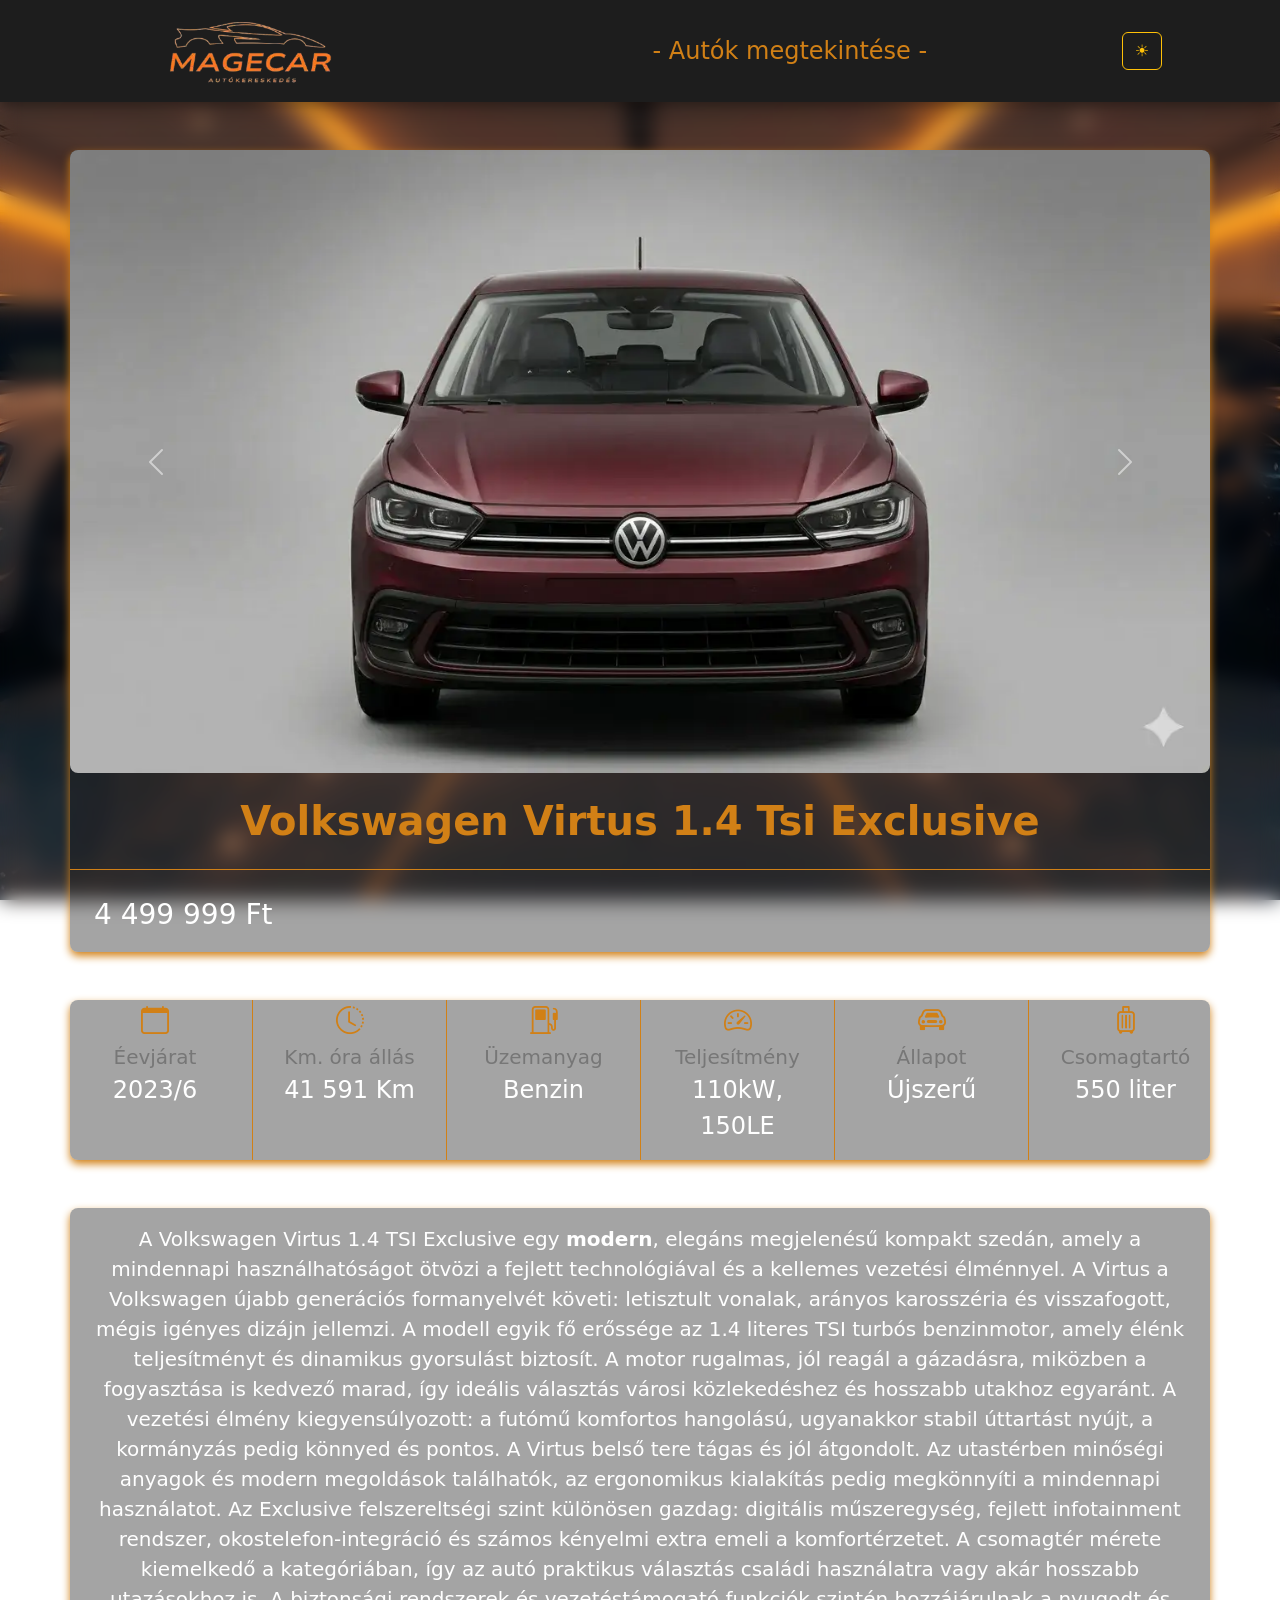
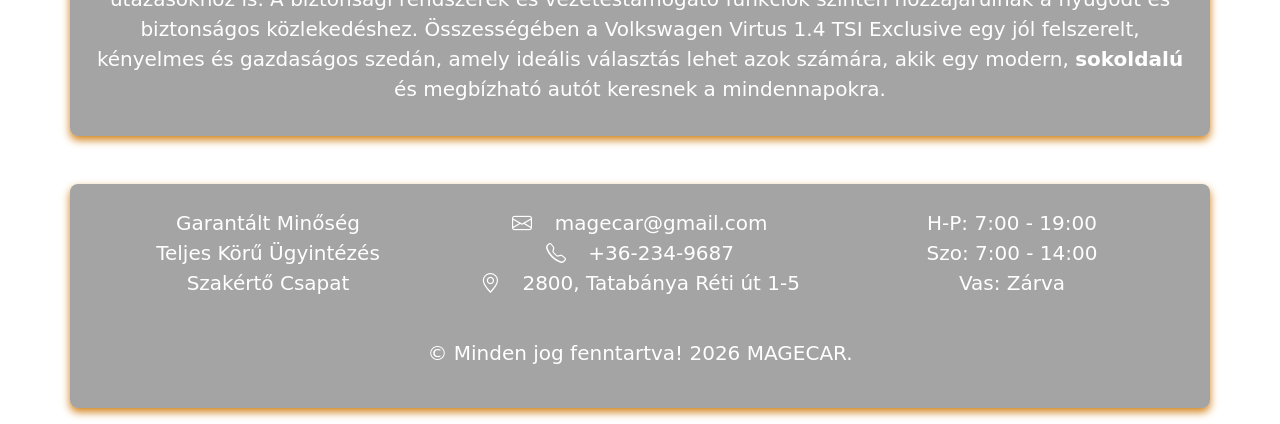
<file: web/virtus.html>
<!DOCTYPE html>
<html lang="hu">

<head>
    <meta charset="UTF-8">
    <meta name="viewport" content="width=device-width, initial-scale=1.0">
    <title>MAGECAR</title>

    <meta name="description" content="MAGECAR - Volkswagen Virtus 1.4 Tsi Exclusive">
    <meta name="robots" content="index, follow">

    <meta property="og:url" content="https://virtus.html">
    <meta property="og:image" content="https://virtus.html//kepek/virtus.webp">
    <meta property="og:title" content="MAGECAR - Volkswagen Virtus 1.4 Tsi Exclusive">
    <meta property="og:description" content="MAGECAR - Volkswagen Virtus 1.4 Tsi Exclusive">

    <link rel="stylesheet" href="https://cdn.jsdelivr.net/npm/bootstrap-icons@1.13.1/font/bootstrap-icons.min.css">
    <link rel="stylesheet" href="css/bootstrap.min.css">
    <link rel="stylesheet" href="css/auto.css">
</head>

<body>
    <header>
        <nav class="navMenu">
            <div class="container p-0">
                <div class="row align-items-center py-2 jav">
                    <div class="col-8 col-lg-4 text-start text-lg-center">
                        <p class="m-0 ms-3 ms-lg-0">
                            <a class="logo fs-2 p-2" href="fooldal.html"><img class="w-50" src="kepek/logo.webp"
                                    alt="logo" title="logo"></a>
                        </p>
                    </div>

                    <div class="col-4 d-lg-none text-center">
                        <button class="temaKicsi btn btn-outline-warning me-3">☀️</button>
                    </div>

                    <div class="col-12 col-lg-8 d-flex align-items-center justify-content-around">
                        <p class="mt-3 mb-3 mt-lg-4 mb-lg-4 autokLink mx-auto text-center">
                            <a class="p-4 fs-4" href="autok.html">- Autók megtekintése -</a>
                        </p>
                        <p class="mt-4 mb-4 me-5 d-none d-lg-block">
                            <button class="tema btn btn-outline-warning">☀️</button>
                        </p>
                    </div>
                </div>
            </div>
        </nav>
    </header>
    <main class="mt-5">
        <section>
            <div class="container p-0">
                <div class="rovidBem rounded-3">
                    <div id="carouselExample" class="carousel slide">
                        <div class="carousel-inner rounded-3">
                            <div class="carousel-item active">
                                <img src="kepek/virtus.webp" class="w-100" alt=" VW virtus" title="VW virtus">
                            </div>
                            <div class="carousel-item">
                                <img src="kepek/virtusHatul.webp" class="d-block w-100" alt=" VW virtus"
                                    title=" VW virtus">
                            </div>
                            <div class="carousel-item">
                                <img src="kepek/virtusOldal.webp" class="d-block w-100" alt=" VW virtus"
                                    title="VW virtus">
                            </div>
                            <div class="carousel-item">
                                <img src="kepek/virtusBelul.webp" class="d-block w-100" alt=" VW virtus"
                                    title="VW virtus">
                            </div>
                        </div>
                        <button class="carousel-control-prev" type="button" data-bs-target="#carouselExample"
                            data-bs-slide="prev">
                            <span class="carousel-control-prev-icon" aria-hidden="true"></span>
                            <span class="visually-hidden">Previous</span>
                        </button>
                        <button class="carousel-control-next" type="button" data-bs-target="#carouselExample"
                            data-bs-slide="next">
                            <span class="carousel-control-next-icon" aria-hidden="true"></span>
                            <span class="visually-hidden">Next</span>
                        </button>
                    </div>
                    <h1 class="text-center py-4"><strong>Volkswagen Virtus 1.4 Tsi Exclusive</strong></h1>
                    <p class="fs-3 ps-4 py-3">4 499 999 Ft</p>
                </div>
            </div>
        </section>
        <section class="mt-5">
            <div class="container p-0">
                <div class="rovidBem rounded-3">
                    <div class="row text-center jaV">
                        <div class="col-lg-2 elso">
                            <i class="bi bi-calendar fs-3"></i><br>
                            <p class="m-0 fs-5 kiscim">Éevjárat</p>
                            <p class="fs-4">2023/6</p>
                        </div>
                        <div class="col-lg-2 bal">
                            <i class="bi bi-clock-history fs-3"></i><br>
                            <p class="m-0 fs-5 kiscim">Km. óra állás</p>
                            <p class="fs-4">41 591 Km</p>
                        </div>
                        <div class="col-lg-2 bal">
                            <i class="bi bi-fuel-pump fs-3"></i><br>
                            <p class="m-0 fs-5 kiscim">Üzemanyag</p>
                            <p class="fs-4">Benzin</p>
                        </div>
                        <div class="col-lg-2 bal">
                            <i class="bi bi-speedometer2 fs-3"></i><br>
                            <p class="m-0 fs-5 kiscim">Teljesítmény</p>
                            <p class="fs-4">110kW, 150LE</p>
                        </div>
                        <div class="col-lg-2 bal">
                            <i class="bi bi-car-front fs-3"></i><br>
                            <p class="m-0 fs-5 kiscim">Állapot</p>
                            <p class="fs-4">Újszerű</p>
                        </div>
                        <div class="col-lg-2 bal utolso">
                            <i class="bi bi-suitcase fs-3"></i><br>
                            <p class="m-0 fs-5 kiscim">Csomagtartó</p>
                            <p class="fs-4">550 liter</p>
                        </div>
                    </div>
                </div>
            </div>
        </section>
        <section class="mt-5">
            <div class="container p-0">
                <div class="rovidBem rounded-3">
                    <div class="row text-center p-3 fs-5 jav">
                        <p>A Volkswagen Virtus 1.4 TSI Exclusive egy <strong>modern</strong>, elegáns megjelenésű kompakt szedán, amely a
                            mindennapi használhatóságot ötvözi a fejlett technológiával és a kellemes vezetési
                            élménnyel. A
                            Virtus a Volkswagen újabb generációs formanyelvét követi: letisztult vonalak, arányos
                            karosszéria és visszafogott, mégis igényes dizájn jellemzi.

                            A modell egyik fő erőssége az 1.4 literes TSI turbós benzinmotor, amely élénk teljesítményt
                            és
                            dinamikus gyorsulást biztosít. A motor rugalmas, jól reagál a gázadásra, miközben a
                            fogyasztása
                            is kedvező marad, így ideális választás városi közlekedéshez és hosszabb utakhoz egyaránt. A
                            vezetési élmény kiegyensúlyozott: a futómű komfortos hangolású, ugyanakkor stabil úttartást
                            nyújt, a kormányzás pedig könnyed és pontos.

                            A Virtus belső tere tágas és jól átgondolt. Az utastérben minőségi anyagok és modern
                            megoldások
                            találhatók, az ergonomikus kialakítás pedig megkönnyíti a mindennapi használatot. Az
                            Exclusive
                            felszereltségi szint különösen gazdag: digitális műszeregység, fejlett infotainment
                            rendszer,
                            okostelefon-integráció és számos kényelmi extra emeli a komfortérzetet.

                            A csomagtér mérete kiemelkedő a kategóriában, így az autó praktikus választás családi
                            használatra vagy akár hosszabb utazásokhoz is. A biztonsági rendszerek és vezetéstámogató
                            funkciók szintén hozzájárulnak a nyugodt és biztonságos közlekedéshez.

                            Összességében a Volkswagen Virtus 1.4 TSI Exclusive egy jól felszerelt, kényelmes és
                            gazdaságos
                            szedán, amely ideális választás lehet azok számára, akik egy modern, <strong>sokoldalú</strong> és megbízható
                            autót keresnek a mindennapokra.
                        </p>
                    </div>
                </div>
            </div>
        </section>
    </main>
    <footer class="mt-5 mb-3">
        <div class="container p-0">
            <div class="rovidBem rounded-3 fs-5 p-4">
                <div class="row text-center pb-4">
                    <div class="col-lg-4">
                        <ul class="p-0">
                            <li>Garantált Minőség</li>
                            <li>Teljes Körű Ügyintézés</li>
                            <li>Szakértő Csapat</li>
                        </ul>
                    </div>
                    <div class="col-lg-4">
                        <ul class="p-0">
                            <li><a href="#"><i class="bi bi-envelope pe-3"></i> magecar@gmail.com</a></li>
                            <li><a href="#"><i class="bi bi-telephone pe-3"></i> +36-234-9687</a></li>
                            <li><a href="#"><i class="bi bi-geo-alt pe-3"></i> 2800, Tatabánya Réti út 1-5</a></li>
                        </ul>
                    </div>
                    <div class="col-lg-4">
                        <ul class="p-0">
                            <li>H-P: 7:00 - 19:00</li>
                            <li>Szo: 7:00 - 14:00</li>
                            <li>Vas: Zárva</li>
                        </ul>
                    </div>
                </div>
                <p class="text-center">&copy; Minden jog fenntartva! 2026 MAGECAR.</p>
            </div>
        </div>
    </footer>
    <script src="js/bootstrap.bundle.min.js"></script>
    <script src="js/auto.js"></script>
</body>

</html>
</file>
<file: projekt/css/style.css>
@import url('https://fonts.googleapis.com/css2?family=Merriweather:ital,opsz,wght@0,18..144,300..900;1,18..144,300..900&display=swap');
body{
    font-family: "Merriweather", serif;
    background-image: url(../kepek/nyyitóoldalkep.jpg);
    background-repeat: no-repeat;
    background-size: cover;
    background-position: center;
    color: #fff;
    font-size: 18px;
}
.szinezett{
    height: 100vh;
    padding-top: 650px;
}
</file>
<file: web/css/style.css>
body{
    background-image: url(../kepek/nyyitóoldalkep.webp);
    background-repeat: no-repeat;
    background-size: cover;
    background-position: center;
    color: #fff;
    font-size: 18px;
}
.szinezett{
    height: 100vh;
    padding-top: 650px;
}
</file>
<file: web_projektmunka_masz_racz-8002e4448bf36255e817c4d5a47cbefe18fd05bb/projekt/css/style.css>
@import url('https://fonts.googleapis.com/css2?family=Merriweather:ital,opsz,wght@0,18..144,300..900;1,18..144,300..900&display=swap');
body{
    font-family: "Merriweather", serif;
    background-image: url(../kepek/nyyitóoldalkep.jpg);
    background-repeat: no-repeat;
    background-size: cover;
    background-position: center;
    color: #fff;
}
.szinezett{
    height: 100vh;
    padding-top: 650px;
}
h1{
    font-size: 50px;
    border-bottom: 2px solid #fff;
}
</file>
<file: web/css/auto.css>
body{
    background-image: url(../kepek/nyyitóoldalkep.webp);
    background-repeat: no-repeat;
    background-size: cover;
    background-position: center;
    background-attachment: fixed;
    backdrop-filter: blur(10px);
}
body, a{
    color: #fff;
}

body.light-mode,
body.light-mode a{
    color: #1d1d1d;
}
body.light-mode .navMenu{
    background-color: #efefef;
}
body.light-mode .rovidBem{
    background-color: rgba(239, 239, 239, 0.5);
}
body.light-mode .navMenu {
    box-shadow: 0 4px 12px #d18016;
}
body.light-mode .autokLink a{
    color: #1d1d1d;
}

body.light-mode .rovidBem {
    box-shadow: 0 4px 12px #d18016; 
}

body.light-mode .autokLink,
body.light-mode .logo, 
body.light-mode h1,
body.light-mode .bal{
    border-color: #d18016;
}

body.light-mode a:hover,
body.light-mode .logo, 
body.light-mode h1,
body.light-mode main i{
    color: #d18016;
}

header{
    position: sticky;
    top: 0;
    z-index: 10;
}

.navMenu{
    box-shadow: 0 4px 8px 0 rgba(0, 0, 0, 0.2), 0 12px 20px 0 rgba(0, 0, 0, 0.25);
}

a{
    text-decoration: none;
}

a:hover, h1, .logo, .autokLink a, main i{
    color: #d18016;
}

h1{
    border-bottom: 1px solid #d18016;
}
.rovidBem{
     background-color: rgba(29, 29, 29, 0.4);
}
.navMenu{
    background-color: #1d1d1d;
}

.rovidBem{
    box-shadow: 0 4px 8px 0 #d18016;
}

.autokLink{
    width: 335px;
}
footer li{
    list-style-type: none;
}
.kiscim{
    color:#777;
}
.bal{
    border-left: 1px solid #d18016;
}
@media (max-width: 991.98px){
    .autokLink {
        width: 100%;
        max-width: 300px;
        margin-left: auto;
        margin-right: auto;
    }

    .navMenu .row {
        padding: 10px 0;
        margin-right: 0;
        margin-left: 0;
    }
    .logo {
        display: inline-block;
        white-space: nowrap;
        font-size: 1.5rem !important;
    }
    .tema {
        padding: 5px 10px;
    }
    .bal {
        border-left: none;
        border-top: 1px solid #d18016;
        margin-top: 2rem;
        padding-top: 2rem;
    }

    body.light-mode .bal {
        border-top-color: #d18016;
    }
    .jav{
        margin: 0px;
    }
}
@media (max-width: 575.98px) {
    .navMenu .d-flex {
        flex-direction: column;
        gap: 10px;
    }

    .tema {
        margin-right: 0 !important;
        margin-bottom: 1rem;
    }
    .rovidBem{
        margin-left: 10px;
        margin-right: 10px;
    }
    .jav{
        margin: 0px;
    }
    .elso{
        padding-top: 2rem;
    }
    .utolso{
        padding-bottom: 2rem;
    }
}
</file>
<file: web/css/autok.css>
body{
    background-image: url(../kepek/nyyitóoldalkep.webp);
    background-repeat: no-repeat;
    background-size: cover;
    background-position: center;
    background-attachment: fixed;
    backdrop-filter: blur(7px);
}
body, a{
    color: #fff;
}

body.light-mode,
body.light-mode a{
    color: #1d1d1d;
}
body.light-mode .navMenu{
    background-color: #efefef;
}
body.light-mode .rovidBem{
    background-color: rgba(239, 239, 239, 0.5);
}

body.light-mode .navMenu {
    box-shadow: 0 4px 12px #d18016;
}
body.light-mode .autokLink a{
    color: #1d1d1d;
}

body.light-mode .rovidBem {
    box-shadow: 0 4px 12px #d18016; 
}

body.light-mode .autokLink,
body.light-mode .logo, 
body.light-mode h1{
    border-color: #d18016;
}

body.light-mode a:hover,
body.light-mode .logo, 
body.light-mode h1{
    color: #d18016;
}

header{
    position: sticky;
    top: 0;
    z-index: 10;
}

.navMenu{
    box-shadow: 0 4px 8px 0 rgba(0, 0, 0, 0.2), 0 12px 20px 0 rgba(0, 0, 0, 0.25);
}

a{
    text-decoration: none;
}

a:hover, h1, .logo, .autokLink a{
    color: #d18016;
}

.rovidBem{
    background-color: rgba(29, 29, 29, 0.4);
}
.navMenu{
    background-color: #1d1d1d;
}

.rovidBem{
    box-shadow: 0 4px 8px 0 #d18016;
}

.autokLink{
    width: 335px;
}
footer li{
    list-style-type: none;
}
@media (max-width: 575.98px){
    .jav{
        margin: 0px;
    }
    footer .rovidBem{
        margin-left: 10px;
        margin-right: 10px;
    }
}
</file>
<file: web/css/fooldal.css>
body{
    background-image: url(../kepek/nyyitóoldalkep.webp);
    background-repeat: no-repeat;
    background-size: cover;
    background-position: center;
    background-attachment: fixed;
    backdrop-filter: blur(7px);
}
body, a{
    color: #fff;
}

body.light-mode,
body.light-mode a{
    color: #1d1d1d;
}
body.light-mode .navMenu{
    background-color: #efefef;
}
body.light-mode .rovidBem{
    background-color: rgba(239, 239, 239, 0.5);
}

body.light-mode .navMenu {
    box-shadow: 0 4px 12px #d18016;
}
body.light-mode .autokLink a{
    color: #1d1d1d;
}

body.light-mode .rovidBem {
    box-shadow: 0 4px 12px #d18016; 
}

body.light-mode .autokLink,
body.light-mode h1,
body.light-mode h2,
body.light-mode h3,
body.light-mode .elvalaszto {
    border-color: #d18016;
}

body.light-mode a:hover,
body.light-mode h1,
body.light-mode h2,
body.light-mode h3 {
    color: #d18016;
}
body.light-mode .form-control:focus, 
body.light-mode .form-select:valid:focus,
body.light-mode .form-control,
body.light-mode .form-select{
    box-shadow: none;
    border: none;
    background-color: #efefef;
    color: #1d1d1d;
}
body.light-mode .form-control::placeholder{
    color: #1d1d1d;
}

header{
    position: sticky;
    top: 0;
    z-index: 10;
}

.navMenu{
    box-shadow: 0 4px 8px 0 rgba(0, 0, 0, 0.2), 0 12px 20px 0 rgba(0, 0, 0, 0.25);
}

a{
    text-decoration: none;
}

a:hover, h1, .logo, .autokLink a, h2, h3{
    color: #d18016;
}

h1, h2, h3{
    border-bottom: 1px solid #d18016;
}

.rovidBem{
    background-color: rgba(29, 29, 29, 0.4);
}
.navMenu{
    background-color: #1d1d1d;
}

.rovidBem{
    box-shadow: 0 4px 8px 0 #d18016;
}

.autokLink{
    width: 335px;
}
.elvalaszto{
    border-left: 1px solid #d18016;
}
.form-control:focus, .form-select:valid:focus, .form-control, .form-select{
    box-shadow: none;
    border: none;
    background-color: #1d1d1d;
    color: #efefef;
}
.form-control::placeholder{
    color: #efefef;
}
footer li{
    list-style-type: none;
}
.velemeny-wrapper {
    scrollbar-width: thin;
    scrollbar-color: #d18016 transparent;
}

.velemeny-wrapper::-webkit-scrollbar {
    height: 6px;
}

.velemeny-wrapper::-webkit-scrollbar-thumb {
    background: #d18016;
    border-radius: 10px;
}

.velemeny-kartya {
    width: 300px;
    height: 220px;
    transition: height 0.3s ease;
    cursor: pointer;
    overflow: hidden;
    position: relative;
    border: 1px solid transparent;
}

.velemeny-szoveg-container {
    height: 100px;
    overflow: hidden;
    position: relative;
}

.velemeny-szoveg {
    margin-bottom: 0;
}

.velemeny-kartya.nyitva {
    height: auto;
    min-height: 220px;
}

.velemeny-kartya.nyitva .velemeny-szoveg-container {
    height: auto;
}
.small{
    color: #d18016;
}
.nyito-ikon {
    color: #d18016;
    font-size: 1.2rem;
    padding-top: 5px;
}

.velemeny-kartya.nyitva .nyito-ikon i {
    display: inline-block;
    transform: rotate(180deg);
}

body.light-mode .velemeny-kartya {
    background-color: rgba(239, 239, 239, 0.6);
    box-shadow: 0 2px 8px rgba(209, 128, 22, 0.3);
}
    

@media (max-width: 991.98px) {
    .autokLink {
        width: 100%;
        max-width: 300px;
        margin-left: auto;
        margin-right: auto;
    }

    .navMenu .row {
        padding: 10px 0;
        margin-right: 0;
        margin-left: 0;
    }

    .elvalaszto {
        border-left: none;
        border-top: 1px solid #d18016;
        margin-top: 2rem;
        padding-top: 2rem;
    }

    body.light-mode .elvalaszto {
        border-top-color: #d18016;
    }

    h1 {
        font-size: 1.8rem;
    }

    .fs-4 {
        font-size: 1.1rem !important;
    }

    .rovidBem img {
        margin-top: 1rem;
    }
   
    .logo {
        display: inline-block;
        white-space: nowrap;
        font-size: 1.5rem !important;
    }

    .tema {
        padding: 5px 10px;
    }
}

@media (max-width: 575.98px) {
    .navMenu .d-flex {
        flex-direction: column;
        gap: 10px;
    }

    .tema {
        margin-right: 0 !important;
        margin-bottom: 1rem;
    }
    
    .rovidBem {
        margin-left: 10px;
        margin-right: 10px;
    }
    .jav, .javitas img{
        margin: 0px;
    }
    .javitas{
        padding: 0px;
    }
}
</file>
